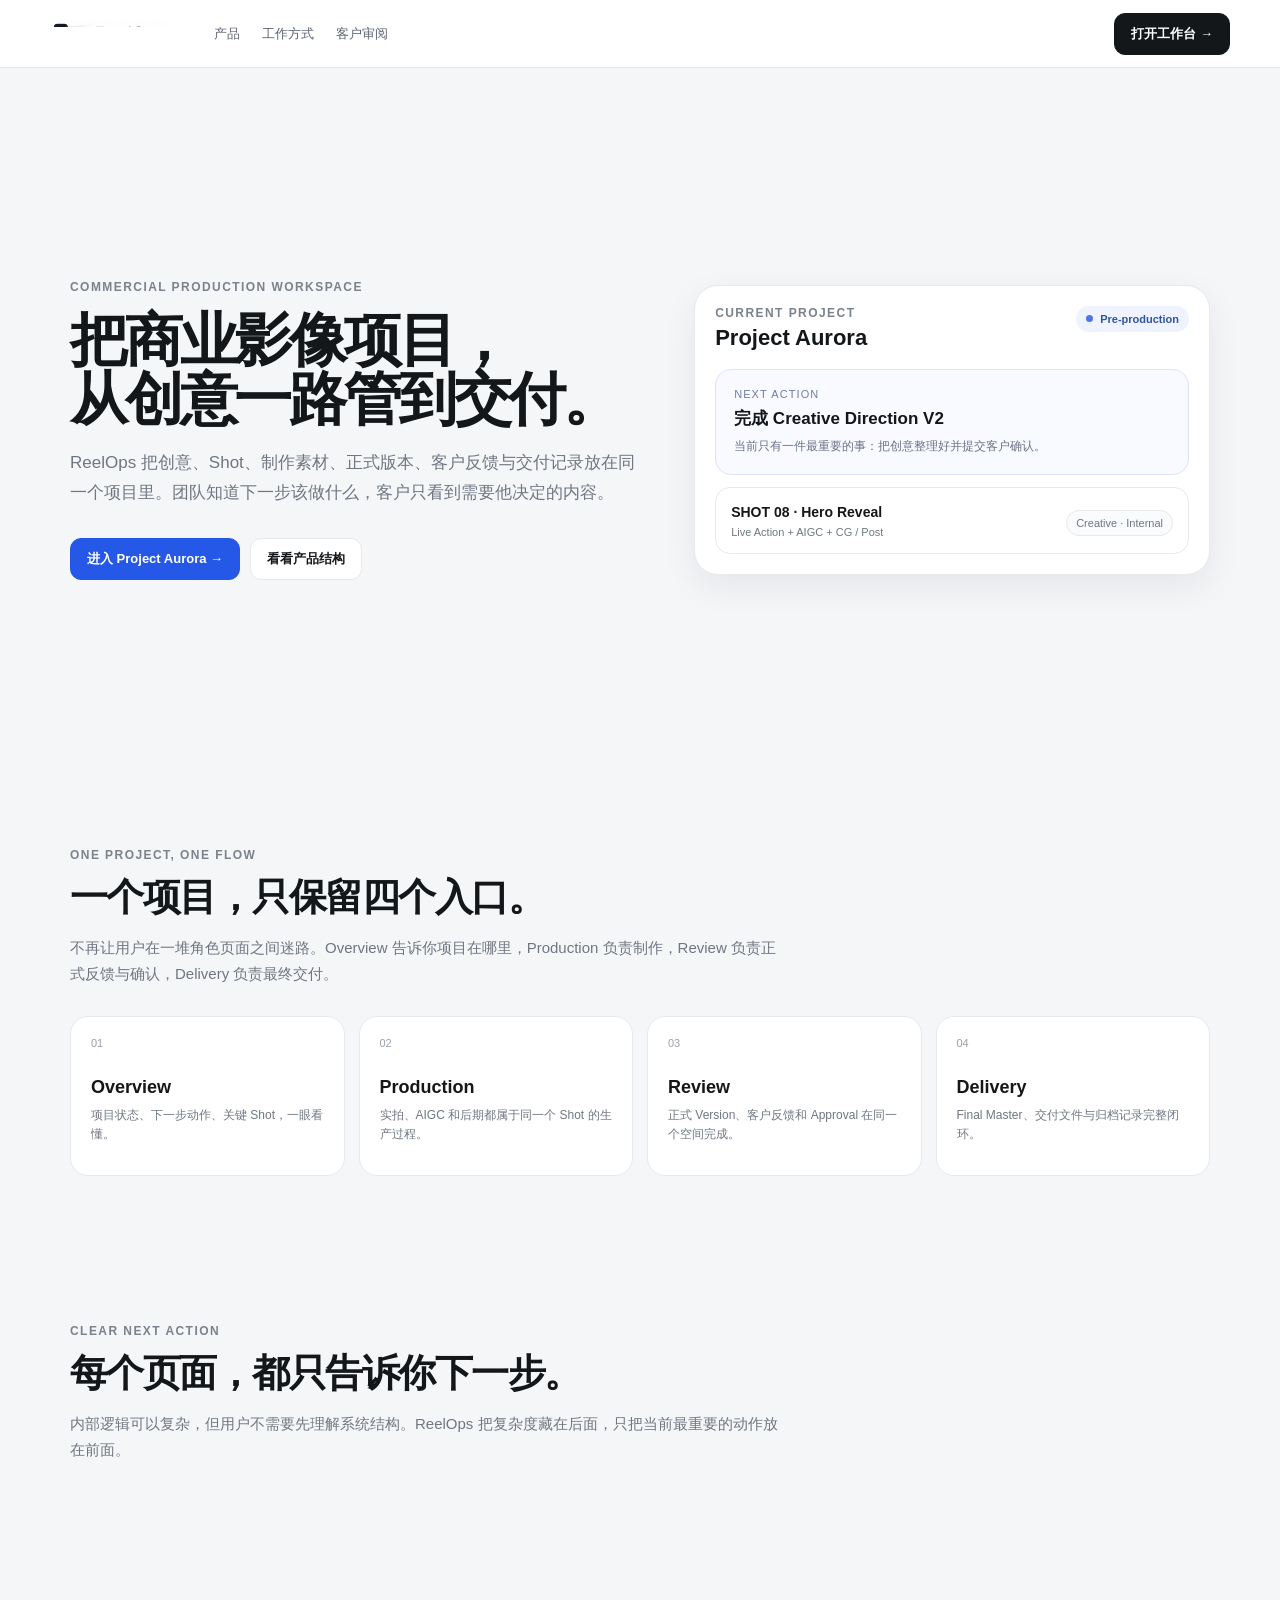
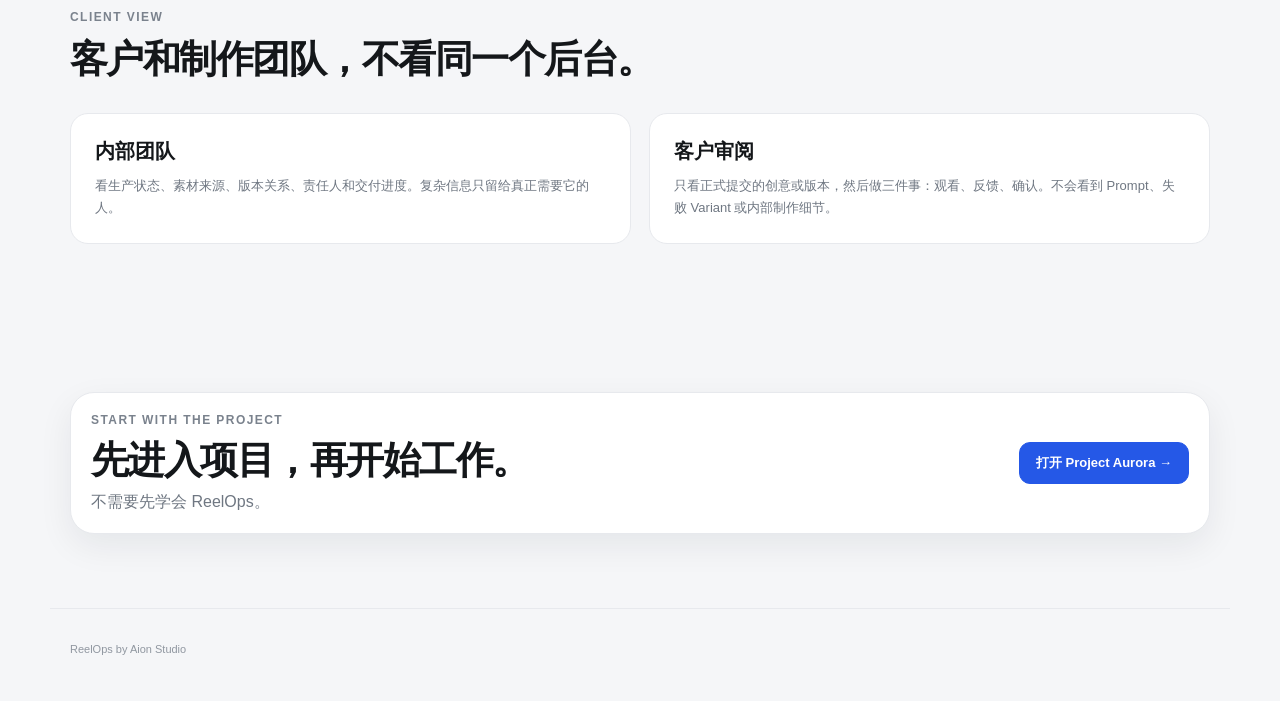
<file: index.html>
<!doctype html><html lang="zh-CN"><head><meta charset="utf-8"><meta name="viewport" content="width=device-width,initial-scale=1"><meta name="description" content="ReelOps — 商业影像项目从创意到交付的一体化工作台"><title>ReelOps — 商业影像生产工作台</title><link rel="stylesheet" href="product-v1.css"></head><body>
<header class="pv1-top"><div class="inner"><a href="#top"><img class="pv1-logo" src="assets/reelops-logo-crop.png" alt="ReelOps"></a><nav class="pv1-links"><a href="#product">产品</a><a href="#workflow">工作方式</a><a href="#client">客户审阅</a></nav><div class="pv1-spacer"></div><a class="pv1-btn primary" href="studio.html">打开工作台 →</a></div></header>
<main id="top">
  <section class="pv1-home"><div class="pv1-hero"><div><div class="pv1-kicker">Commercial Production Workspace</div><h1>把商业影像项目，<br>从创意一路管到交付。</h1><p>ReelOps 把创意、Shot、制作素材、正式版本、客户反馈与交付记录放在同一个项目里。团队知道下一步该做什么，客户只看到需要他决定的内容。</p><div class="pv1-actions"><a class="pv1-btn blue" href="studio.html">进入 Project Aurora →</a><a class="pv1-btn" href="#product">看看产品结构</a></div></div><div class="pv1-preview"><div class="pv1-preview-head"><div><div class="pv1-kicker">CURRENT PROJECT</div><h3>Project Aurora</h3></div><span class="pv1-status">Pre-production</span></div><div class="pv1-next"><div class="label">Next action</div><b>完成 Creative Direction V2</b><p>当前只有一件最重要的事：把创意整理好并提交客户确认。</p></div><div class="pv1-shot"><div><b>SHOT 08 · Hero Reveal</b><span>Live Action + AIGC + CG / Post</span></div><span class="pv1-pill">Creative · Internal</span></div></div></div></section>
  <section class="pv1-section" id="product"><div class="pv1-kicker">ONE PROJECT, ONE FLOW</div><h2>一个项目，只保留四个入口。</h2><p>不再让用户在一堆角色页面之间迷路。Overview 告诉你项目在哪里，Production 负责制作，Review 负责正式反馈与确认，Delivery 负责最终交付。</p><div class="pv1-four"><div class="pv1-card"><div class="n">01</div><h3>Overview</h3><p>项目状态、下一步动作、关键 Shot，一眼看懂。</p></div><div class="pv1-card"><div class="n">02</div><h3>Production</h3><p>实拍、AIGC 和后期都属于同一个 Shot 的生产过程。</p></div><div class="pv1-card"><div class="n">03</div><h3>Review</h3><p>正式 Version、客户反馈和 Approval 在同一个空间完成。</p></div><div class="pv1-card"><div class="n">04</div><h3>Delivery</h3><p>Final Master、交付文件与归档记录完整闭环。</p></div></div></section>
  <section class="pv1-section" id="workflow"><div class="pv1-kicker">CLEAR NEXT ACTION</div><h2>每个页面，都只告诉你下一步。</h2><p>内部逻辑可以复杂，但用户不需要先理解系统结构。ReelOps 把复杂度藏在后面，只把当前最重要的动作放在前面。</p></section>
  <section class="pv1-section" id="client"><div class="pv1-kicker">CLIENT VIEW</div><h2>客户和制作团队，不看同一个后台。</h2><div class="pv1-split"><div class="pv1-pane"><h3>内部团队</h3><p>看生产状态、素材来源、版本关系、责任人和交付进度。复杂信息只留给真正需要它的人。</p></div><div class="pv1-pane"><h3>客户审阅</h3><p>只看正式提交的创意或版本，然后做三件事：观看、反馈、确认。不会看到 Prompt、失败 Variant 或内部制作细节。</p></div></div></section>
  <section class="pv1-section"><div class="pv1-preview" style="display:flex;align-items:center;justify-content:space-between;gap:24px;flex-wrap:wrap"><div><div class="pv1-kicker">START WITH THE PROJECT</div><h2 style="margin:8px 0 6px">先进入项目，再开始工作。</h2><p style="margin:0;color:var(--muted)">不需要先学会 ReelOps。</p></div><a class="pv1-btn blue" href="studio.html">打开 Project Aurora →</a></div></section>
</main><footer class="pv1-footer">ReelOps by Aion Studio</footer></body></html>
</file>
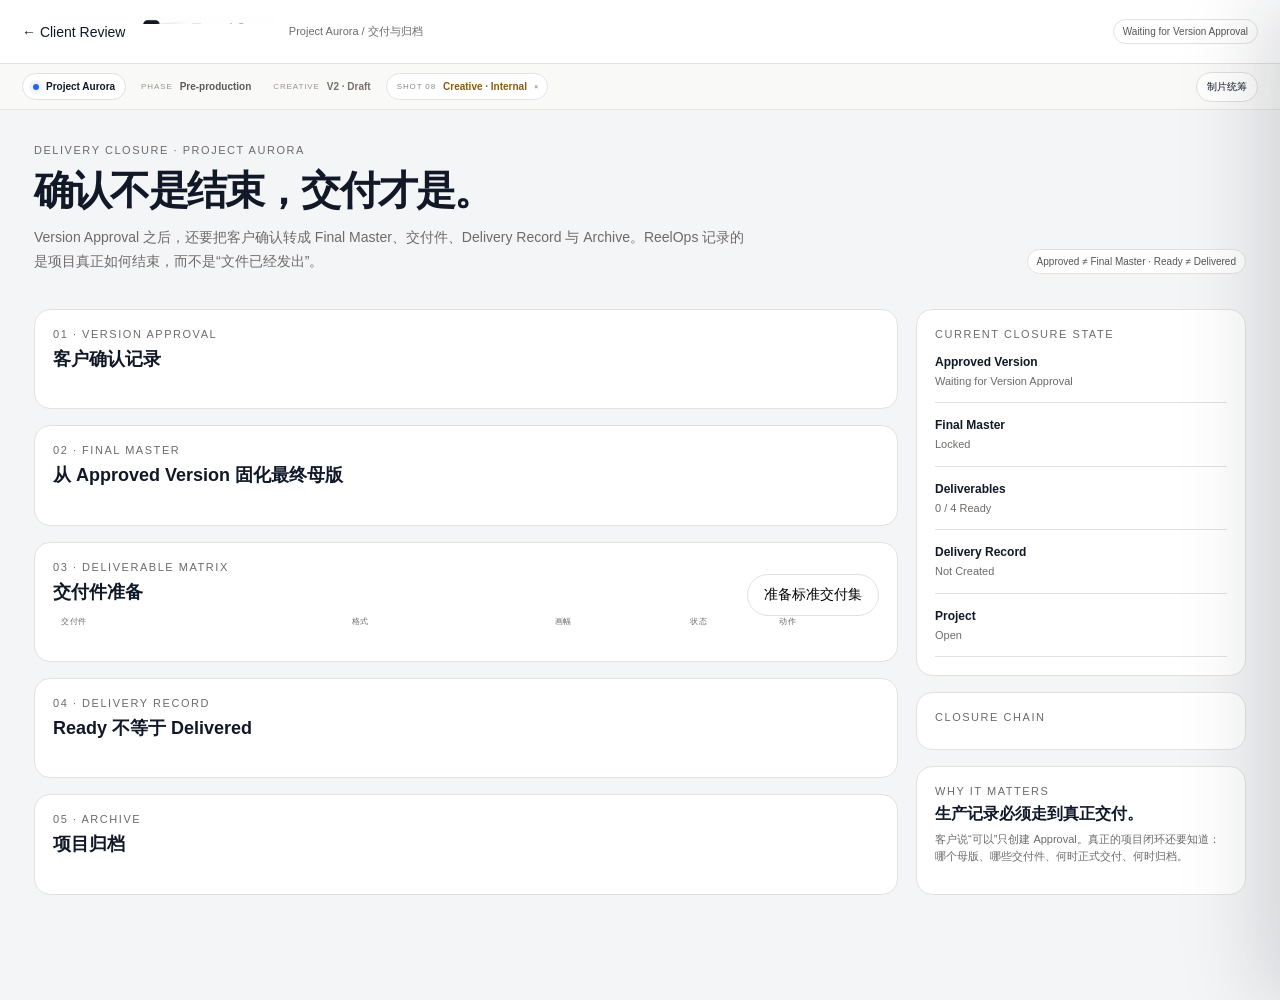
<file: delivery.html>
<!doctype html><html lang="zh-CN"><head><meta charset="utf-8"><meta name="viewport" content="width=device-width,initial-scale=1"><title>ReelOps · 交付与归档</title><link rel="stylesheet" href="styles.css"><link rel="stylesheet" href="flow.css"><script src="state.js"></script><script defer src="workflow.js"></script><style>
.deliveryPage{background:#f4f5f6}.deliveryShell{max-width:1280px;margin:0 auto;padding:34px 34px 105px}.deliveryHero{display:flex;justify-content:space-between;align-items:end;gap:22px;margin-bottom:18px}.deliveryHero h1{font-size:40px;letter-spacing:-.045em;margin:7px 0 8px}.deliveryHero p{max-width:720px;color:var(--muted);line-height:1.7;margin:0}.deliveryRail{display:grid;grid-template-columns:repeat(5,1fr);gap:8px;margin:17px 0}.railStep{border:1px solid var(--line);border-radius:13px;padding:12px;background:#fff;min-height:92px;position:relative}.railStep:after{content:'→';position:absolute;right:-9px;top:42%;color:#aaa}.railStep:last-child:after{display:none}.railStep .n{font-size:9px;color:#999}.railStep b{display:block;font-size:11px;margin-top:7px}.railStep span{display:block;font-size:9px;color:var(--muted);line-height:1.45;margin-top:4px}.railStep.done{background:var(--green2);border-color:#c8e7d4}.railStep.current{background:var(--blue2);border-color:#cbdcff}.railStep.locked{opacity:.45}.deliveryGrid{display:grid;grid-template-columns:minmax(0,1fr) 330px;gap:18px}.stack{display:grid;gap:16px}.deliveryPanel{border:1px solid var(--line);background:#fff;border-radius:16px;padding:18px}.approvalRecord{display:grid;grid-template-columns:1.4fr .6fr;gap:10px}.recordCard,.recordField{border:1px solid var(--line);border-radius:12px;padding:12px;background:#fbfbfa}.recordCard .k,.recordField small{display:block;font-size:8px;letter-spacing:.1em;color:var(--muted)}.recordCard strong,.recordField b{display:block;font-size:12px;margin-top:6px}.recordCard span{display:block;font-size:9px;color:var(--muted);line-height:1.5;margin-top:5px}.lockedNotice{border:1px solid #eadcc7;background:#fffaf2;border-radius:13px;padding:14px}.lockedNotice b{font-size:12px}.lockedNotice p{font-size:10px;color:var(--muted);line-height:1.55;margin:6px 0 0}.masterCard{display:grid;grid-template-columns:minmax(0,1fr) 230px;gap:16px;align-items:center}.masterPreview{aspect-ratio:16/9;border-radius:12px;background:#e9ecef;background-size:cover;background-position:center}.masterMeta{display:flex;gap:6px;flex-wrap:wrap;margin-top:10px}.masterMeta span{font-size:8px;border:1px solid var(--line);border-radius:999px;padding:6px 8px;background:#fff}.matrixHead,.matrixLine{display:grid;grid-template-columns:1.45fr 1fr .65fr 80px 92px;gap:9px;align-items:center}.matrixHead{padding:0 8px 8px;font-size:8px;letter-spacing:.08em;color:var(--muted)}.matrixLine{padding:11px 8px;border-top:1px solid var(--line);font-size:10px}.matrixLine b{font-size:10px}.matrixLine .status{font-size:9px}.status.ready{color:#17613e}.status.pending{color:#8a5a15}.rowBtn{border:1px solid var(--line);background:#fff;border-radius:999px;padding:7px 8px;font-size:9px;cursor:pointer}.rowBtn:disabled{opacity:.45;cursor:not-allowed}.deliveryRecord{border:1px solid var(--line);border-radius:13px;padding:14px;background:#fbfbfa}.recordGrid{display:grid;grid-template-columns:repeat(4,1fr);gap:8px;margin-top:10px}.finalState{border:1px solid #c8e7d4;background:var(--green2);border-radius:14px;padding:15px}.finalState b{font-size:13px}.finalState p{font-size:10px;color:#52705f;line-height:1.55;margin:6px 0 0}.sideStep{display:grid;grid-template-columns:12px 1fr;gap:8px;padding:9px 0;border-bottom:1px solid var(--line)}.sideStep:last-child{border-bottom:0}.sideDot{width:7px;height:7px;border-radius:50%;background:#d0cbc6;margin-top:4px}.sideStep.done .sideDot{background:#17824f}.sideStep.current .sideDot{background:#2563eb;box-shadow:0 0 0 4px rgba(37,99,235,.08)}.sideStep b{font-size:10px}.sideStep div span{display:block;font-size:8px;color:var(--muted);margin-top:3px}.closureWhy{margin-top:12px;padding-top:12px;border-top:1px solid var(--line)}.closureWhy b{display:block;font-size:11px}.closureWhy span{display:block;font-size:9px;color:var(--muted);line-height:1.55;margin-top:5px}@media(max-width:900px){.deliveryHero{display:block}.deliveryRail{grid-template-columns:1fr 1fr}.railStep:after{display:none}.deliveryGrid{grid-template-columns:1fr}.masterCard,.approvalRecord{grid-template-columns:1fr}.recordGrid{grid-template-columns:1fr 1fr}.matrixHead{display:none}.matrixLine{grid-template-columns:1fr 1fr}.matrixLine>*:nth-child(3),.matrixLine>*:nth-child(4){display:none}}
</style></head><body class="appBody deliveryPage">
<header class="appTop"><a href="review.html?stage=versions">← Client Review</a><a href="index.html"><img class="logo-img" src="assets/reelops-logo-crop.png" alt="ReelOps"></a><span class="crumb">Project Aurora / 交付与归档</span><div class="right"><span class="pill" id="deliveryBadge">Waiting for Version Approval</span></div></header>
<main class="deliveryShell"><section class="deliveryHero"><div><div class="eyebrow">DELIVERY CLOSURE · PROJECT AURORA</div><h1>确认不是结束，交付才是。</h1><p>Version Approval 之后，还要把客户确认转成 Final Master、交付件、Delivery Record 与 Archive。ReelOps 记录的是项目真正如何结束，而不是“文件已经发出”。</p></div><span class="pill">Approved ≠ Final Master · Ready ≠ Delivered</span></section>
<div class="deliveryRail" id="deliveryRail"></div>
<div class="deliveryGrid"><div class="stack">
<section class="deliveryPanel"><div class="eyebrow">01 · VERSION APPROVAL</div><h2 style="font-size:18px;margin:7px 0 12px">客户确认记录</h2><div id="approvalArea"></div></section>
<section class="deliveryPanel"><div class="eyebrow">02 · FINAL MASTER</div><h2 style="font-size:18px;margin:7px 0 12px">从 Approved Version 固化最终母版</h2><div id="masterArea"></div></section>
<section class="deliveryPanel"><div class="eyebrow">03 · DELIVERABLE MATRIX</div><div style="display:flex;justify-content:space-between;gap:12px;align-items:end"><h2 style="font-size:18px;margin:7px 0 12px">交付件准备</h2><button class="btn" id="standardSet">准备标准交付集</button></div><div class="matrixHead"><span>交付件</span><span>格式</span><span>画幅</span><span>状态</span><span>动作</span></div><div id="matrixBody"></div></section>
<section class="deliveryPanel"><div class="eyebrow">04 · DELIVERY RECORD</div><h2 style="font-size:18px;margin:7px 0 12px">Ready 不等于 Delivered</h2><div id="recordArea"></div></section>
<section class="deliveryPanel"><div class="eyebrow">05 · ARCHIVE</div><h2 style="font-size:18px;margin:7px 0 12px">项目归档</h2><div id="archiveArea"></div></section>
</div><aside class="stack"><section class="deliveryPanel"><div class="eyebrow">CURRENT CLOSURE STATE</div><div class="stateBlock"><b>Approved Version</b><span id="versionState">Waiting for Version Approval</span></div><div class="stateBlock"><b>Final Master</b><span id="masterState">Locked</span></div><div class="stateBlock"><b>Deliverables</b><span id="deliverableState">0 / 4 Ready</span></div><div class="stateBlock"><b>Delivery Record</b><span id="recordState">Not Created</span></div><div class="stateBlock"><b>Project</b><span id="projectState">Open</span></div></section>
<section class="deliveryPanel"><div class="eyebrow">CLOSURE CHAIN</div><div id="closureSteps" style="margin-top:8px"></div></section>
<section class="deliveryPanel"><div class="eyebrow">WHY IT MATTERS</div><h3 style="font-size:16px;margin:7px 0 6px">生产记录必须走到真正交付。</h3><p class="small">客户说“可以”只创建 Approval。真正的项目闭环还要知道：哪个母版、哪些交付件、何时正式交付、何时归档。</p></section></aside></div></main><div class="toast" id="toast"></div>
<script>
const $=s=>document.querySelector(s),state=()=>ReelOpsState.get();
const deliverables=[{name:'30s · 16:9 Master',format:'ProRes 422 HQ',ratio:'16:9'},{name:'30s · Web',format:'H.264',ratio:'16:9'},{name:'15s · Social',format:'H.264',ratio:'9:16'},{name:'6s · Cutdown',format:'H.264',ratio:'1:1'}];
function toast(t){const e=$('#toast');if(!e)return;e.textContent=t;e.classList.add('show');setTimeout(()=>e.classList.remove('show'),1600)}
function fmt(v){if(!v)return '—';try{return new Date(v).toLocaleString('zh-CN',{month:'2-digit',day:'2-digit',hour:'2-digit',minute:'2-digit'})}catch(e){return 'Recorded'}}
function render(){const s=state(),v=s.approval?(s.approvedVersion||'V4'):null,items=s.deliveryItems||[false,false,false,false],ready=items.filter(Boolean).length;
 $('#deliveryBadge').textContent=ReelOpsState.deliveryLabel(s);$('#versionState').textContent=v?`SHOT 08 · ${v} · Approved`:'Waiting for Version Approval';$('#masterState').textContent=s.finalMasterReady?'Ready':s.approval?'Pending':'Locked';$('#deliverableState').textContent=ready+' / 4 Ready';$('#recordState').textContent=s.deliveryRecord?'Complete':'Not Created';$('#projectState').textContent=s.archiveRecord?'Archived':s.deliveryRecord?'Delivered':'Open';
 const rails=[['Version Approval',!!s.approval,!s.approval,'客户确认正式 Version'],['Final Master',!!s.finalMasterReady,!!s.approval&&!s.finalMasterReady,`${v||'Approved Version'} → Master`],['Deliverables',ready===4,!!s.finalMasterReady&&ready<4,'交付矩阵'],['Delivery Record',!!s.deliveryRecord,ready===4&&!s.deliveryRecord,'完成客户交付'],['Archive',!!s.archiveRecord,!!s.deliveryRecord&&!s.archiveRecord,'闭合项目记录']];$('#deliveryRail').innerHTML=rails.map((x,i)=>`<div class="railStep ${x[1]?'done':x[2]?'current':'locked'}"><div class="n">0${i+1}</div><b>${x[0]}</b><span>${x[3]}</span></div>`).join('');
 $('#approvalArea').innerHTML=s.approval?`<div class="approvalRecord"><div class="recordCard"><div class="k">VERSION APPROVAL RECORD</div><strong>SHOT 08 · ${v} · Approved</strong><span>客户对正式提交的 ${v} 完成确认。Approval 是独立记录，不覆盖 Version 对象。</span></div><div class="recordCard"><div class="k">RECORDED</div><strong>${fmt(s.approvalAt)}</strong><span>Source · Client Review Space</span></div></div>`:`<div class="lockedNotice"><b>还不能进入最终交付。</b><p>必须先由客户在 Client Review Space 对正式 Version 完成确认，才能创建 Final Master。</p><a class="btn" href="review.html?stage=versions" style="margin-top:10px">返回成片审阅 →</a></div>`;
 const masterName=`AURORA_SH08_${v||'APPROVED'}_MASTER`,previewImage=v?`url('assets/${v==='V3'?'shot08-v3.svg':'shot08-v4.svg'}')`:'none';$('#masterArea').innerHTML=s.finalMasterReady?`<div class="masterCard"><div><div class="eyebrow">FINAL MASTER · READY</div><h3 style="font-size:18px;margin:7px 0 5px">${masterName}</h3><p class="small">Source Version · ${v} Approved · SHOT 08 Hero Reveal</p><div class="masterMeta"><span>Approved source</span><span>Master record</span><span>Locked lineage</span></div></div><div class="masterPreview" style="background-image:${previewImage}"></div></div>`:`<div class="masterCard"><div><div class="eyebrow">FINAL MASTER · PENDING</div><h3 style="font-size:18px;margin:7px 0 5px">把 Approved Version 固化为最终母版。</h3><p class="small">Final Master 是交付件的统一来源，不等于客户刚确认的审阅文件。</p><button class="btn blue" id="createMaster" style="margin-top:10px" ${s.approval?'':'disabled'}>生成 Final Master →</button></div><div class="masterPreview" style="opacity:.45;background-image:${previewImage}"></div></div>`;
 $('#matrixBody').innerHTML=deliverables.map((d,i)=>`<div class="matrixLine"><b>${d.name}</b><span>${d.format}</span><span>${d.ratio}</span><span class="status ${items[i]?'ready':'pending'}">${items[i]?'Ready':'Pending'}</span><button class="rowBtn" data-item="${i}" ${!s.finalMasterReady||items[i]?'disabled':''}>${items[i]?'Ready ✓':'标记 Ready'}</button></div>`).join('');$('#standardSet').disabled=!s.finalMasterReady||ready>=3;
 $('#recordArea').innerHTML=s.deliveryRecord?`<div class="deliveryRecord"><div class="eyebrow">DELIVERY RECORD · COMPLETE</div><div class="recordGrid"><div class="recordField"><small>RECORD ID</small><b>DLV-AURORA-001</b></div><div class="recordField"><small>STATUS</small><b>Delivered</b></div><div class="recordField"><small>SOURCE</small><b>${v} Approved → Final Master</b></div><div class="recordField"><small>RECORDED</small><b>${fmt(s.deliveryRecordAt)}</b></div></div><p class="small" style="margin:11px 0 0">4 个交付件已经形成正式交付记录。此记录与 Version Approval 分开保存。</p></div>`:`<div class="deliveryRecord"><b style="font-size:12px">4 / 4 Ready 后才能完成客户交付。</b><p class="small" style="margin:6px 0 10px">完成交付会创建独立 Delivery Record，而不是简单把文件状态改成“已发送”。</p><button class="btn blue" id="completeDelivery" ${ready===4&&s.finalMasterReady?'':'disabled'}>完成客户交付并创建记录 →</button></div>`;
 $('#archiveArea').innerHTML=s.archiveRecord?`<div class="finalState"><b>Project Aurora 已归档 ✓</b><p>Creative Direction、SHOT 08、Assets、Versions、Approvals、Final Master 与 Delivery Record 已形成一条完整项目记录。</p><div class="recordGrid"><div class="recordField"><small>ARCHIVE ID</small><b>ARC-AURORA-001</b></div><div class="recordField"><small>ARCHIVED</small><b>${fmt(s.archiveAt)}</b></div></div></div>`:`<div class="deliveryRecord"><b style="font-size:12px">项目归档是最后一个状态。</b><p class="small" style="margin:6px 0 10px">只有 Delivery Record 完成后才能归档。Archive 保留生产对象之间的完整关系。</p><button class="btn" id="archiveProject" ${s.deliveryRecord?'':'disabled'}>归档 Project Aurora →</button></div>`;
 const closure=[['Version Approval',!!s.approval],['Final Master',!!s.finalMasterReady],['4 Deliverables Ready',ready===4],['Delivery Record',!!s.deliveryRecord],['Archive Record',!!s.archiveRecord]];let firstOpen=closure.findIndex(x=>!x[1]);$('#closureSteps').innerHTML=closure.map((x,i)=>`<div class="sideStep ${x[1]?'done':i===firstOpen?'current':''}"><span class="sideDot"></span><div><b>${x[0]}</b><span>${x[1]?'已记录':'待完成'}</span></div></div>`).join('');bind();
}
function bind(){$('#createMaster')?.addEventListener('click',()=>{const s=state();if(!s.approval)return;ReelOpsState.set({finalMasterReady:true});toast(`Final Master 已从 ${s.approvedVersion||'Approved Version'} 创建`)});document.querySelectorAll('[data-item]').forEach(b=>b.addEventListener('click',()=>{const i=Number(b.dataset.item),items=[...(state().deliveryItems||[false,false,false,false])];items[i]=true;ReelOpsState.set({deliveryItems:items});toast(deliverables[i].name+' 已标记 Ready')}));$('#standardSet')?.addEventListener('click',()=>{const items=[...(state().deliveryItems||[false,false,false,false])];items[0]=items[1]=items[2]=true;ReelOpsState.set({deliveryItems:items});toast('标准交付集已准备：3 / 4 Ready')});$('#completeDelivery')?.addEventListener('click',()=>{ReelOpsState.set({deliveryRecord:true,deliveryRecordAt:new Date().toISOString()});toast('Delivery Record DLV-AURORA-001 已创建')});$('#archiveProject')?.addEventListener('click',()=>{ReelOpsState.set({archiveRecord:true,archiveAt:new Date().toISOString()});toast('Project Aurora 已归档')})}
render();window.addEventListener('reelops:state',()=>setTimeout(render,0));
</script></body></html>
</file>
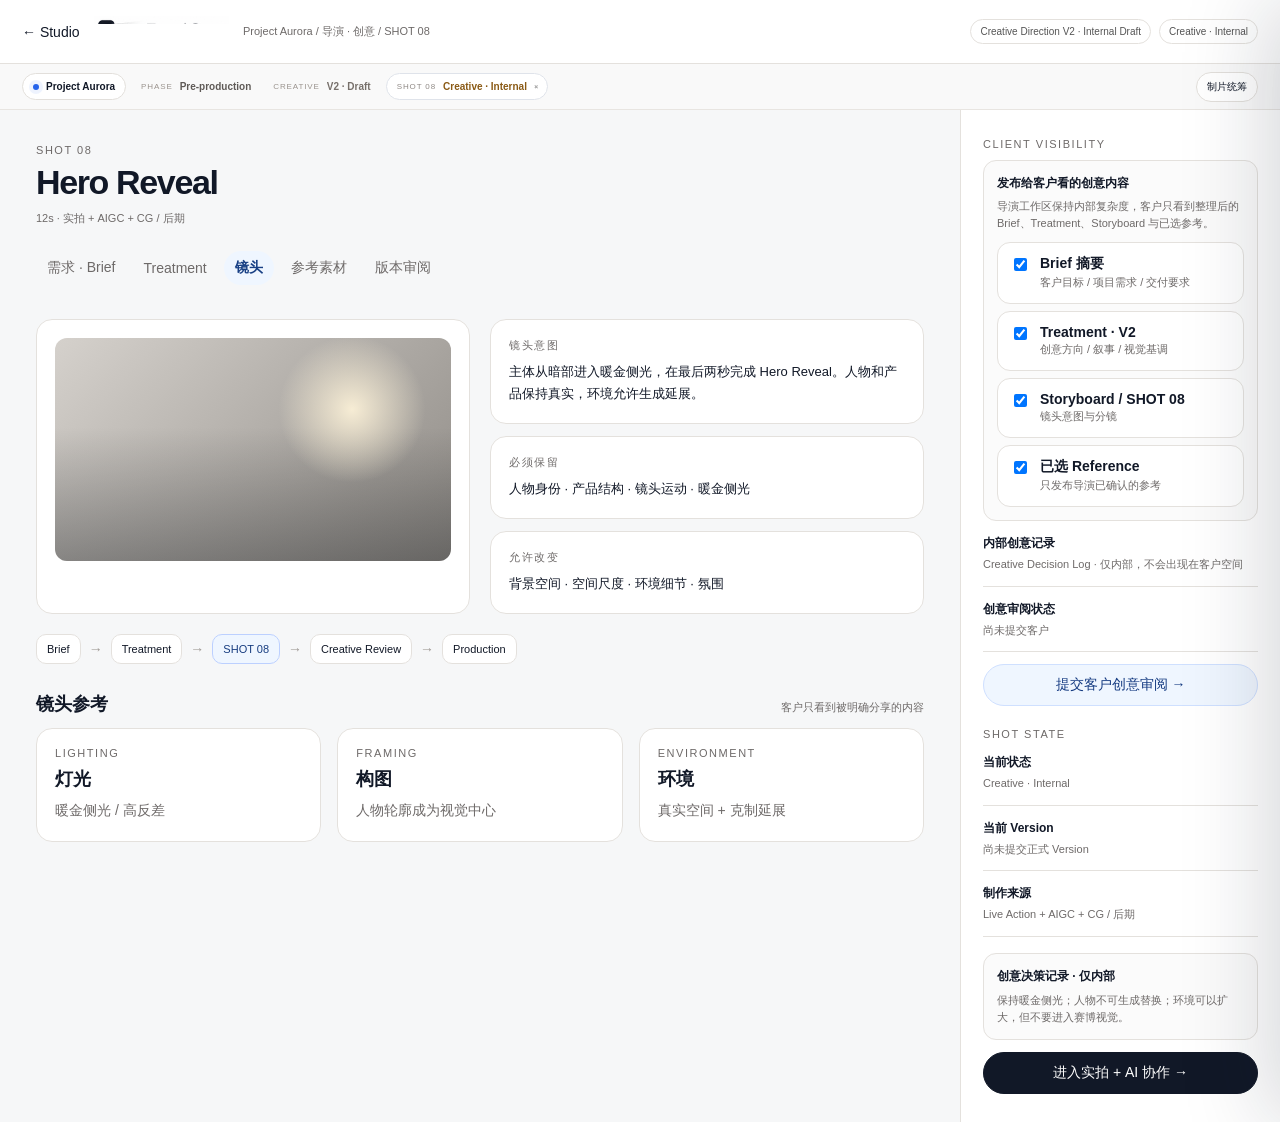
<file: director.html>
<!doctype html><html lang="zh-CN"><head><meta charset="utf-8"><meta name="viewport" content="width=device-width,initial-scale=1"><title>ReelOps · 导演 / 创意</title><link rel="stylesheet" href="styles.css"><link rel="stylesheet" href="flow.css"><script src="state.js"></script><script defer src="workflow.js"></script></head><body class="appBody directorPage">
<header class="appTop"><a href="studio.html">← Studio</a><a href="index.html"><img class="logo-img" src="assets/reelops-logo-crop.png" alt="ReelOps"></a><span class="crumb">Project Aurora / 导演 · 创意 / SHOT 08</span><div class="right"><span class="pill" id="creativeTop">Creative Direction V2 · Internal Draft</span><span class="pill" id="topState">Creative · Internal</span></div></header>
<div class="appShell"><main class="appMain"><div class="eyebrow">SHOT 08</div><h1 class="appTitle">Hero Reveal</h1><div class="small">12s · 实拍 + AIGC + CG / 后期</div><nav class="subnav"><button>需求 · Brief</button><button>Treatment</button><button class="active">镜头</button><button>参考素材</button><button>版本审阅</button></nav>
<div class="infoGrid"><div class="panel"><div class="mediaWide"></div></div><div style="display:grid;gap:12px"><div class="panel"><div class="eyebrow">镜头意图</div><p style="font-size:13px;line-height:1.7;margin:8px 0 0">主体从暗部进入暖金侧光，在最后两秒完成 Hero Reveal。人物和产品保持真实，环境允许生成延展。</p></div><div class="panel"><div class="eyebrow">必须保留</div><p style="font-size:13px;line-height:1.7;margin:8px 0 0">人物身份 · 产品结构 · 镜头运动 · 暖金侧光</p></div><div class="panel"><div class="eyebrow">允许改变</div><p style="font-size:13px;line-height:1.7;margin:8px 0 0">背景空间 · 空间尺度 · 环境细节 · 氛围</p></div></div></div>
<div class="chain"><span class="node">Brief</span><span class="arrow">→</span><span class="node">Treatment</span><span class="arrow">→</span><span class="node current">SHOT 08</span><span class="arrow">→</span><span class="node">Creative Review</span><span class="arrow">→</span><span class="node">Production</span></div>
<section style="margin-top:28px"><div style="display:flex;justify-content:space-between;gap:12px;align-items:end"><h2 style="font-size:18px;margin:0">镜头参考</h2><span class="small">客户只看到被明确分享的内容</span></div><div class="three" style="margin-top:12px"><div class="sourceCard"><div class="eyebrow">LIGHTING</div><h3>灯光</h3><p>暖金侧光 / 高反差</p></div><div class="sourceCard"><div class="eyebrow">FRAMING</div><h3>构图</h3><p>人物轮廓成为视觉中心</p></div><div class="sourceCard"><div class="eyebrow">ENVIRONMENT</div><h3>环境</h3><p>真实空间 + 克制延展</p></div></div></section>
<section id="directorVersionFeedback" style="margin-top:28px;display:none"><div style="display:flex;justify-content:space-between;gap:12px;align-items:end"><h2 style="font-size:18px;margin:0">V3 客户反馈</h2><span class="small">只有客户正式提出修改后才出现</span></div><div style="margin-top:12px"><div class="feedbackItem"><b>00:12</b><div>主体提前一点进入。</div><div class="small">客户 · Open</div></div><div class="feedbackItem"><b>00:18</b><div>背景层次再弱一点。</div><div class="small">客户 · Open</div></div><div class="feedbackItem"><b>00:24</b><div>最后停留多 1 秒。</div><div class="small">客户 · Open</div></div></div></section>
</main><aside class="sidePanel"><div class="eyebrow">CLIENT VISIBILITY</div><div class="notice" style="margin-top:10px"><b style="font-size:12px">发布给客户看的创意内容</b><p class="small" style="margin:6px 0 10px">导演工作区保持内部复杂度，客户只看到整理后的 Brief、Treatment、Storyboard 与已选参考。</p><label class="checkCard" style="margin-bottom:7px"><input class="shareToggle" data-key="brief" type="checkbox"><span><b>Brief 摘要</b><br><span class="small">客户目标 / 项目需求 / 交付要求</span></span></label><label class="checkCard" style="margin-bottom:7px"><input class="shareToggle" data-key="treatment" type="checkbox"><span><b>Treatment · V2</b><br><span class="small">创意方向 / 叙事 / 视觉基调</span></span></label><label class="checkCard" style="margin-bottom:7px"><input class="shareToggle" data-key="storyboard" type="checkbox"><span><b>Storyboard / SHOT 08</b><br><span class="small">镜头意图与分镜</span></span></label><label class="checkCard"><input class="shareToggle" data-key="reference" type="checkbox"><span><b>已选 Reference</b><br><span class="small">只发布导演已确认的参考</span></span></label></div>
<div class="stateBlock"><b>内部创意记录</b><span>Creative Decision Log · 仅内部，不会出现在客户空间</span></div><div class="stateBlock"><b>创意审阅状态</b><span id="creativeState">尚未提交客户</span></div><button class="btn blue" id="submitCreative" style="width:100%;margin-top:12px">提交客户创意审阅 →</button><a class="btn" id="openClient" href="review.html?stage=creative" style="width:100%;margin-top:8px;display:none">打开客户创意视图 ↗</a>
<div class="eyebrow" style="margin-top:22px">SHOT STATE</div><div class="stateBlock"><b>当前状态</b><span id="shotStatus">Creative / Pre-production</span></div><div class="stateBlock"><b>当前 Version</b><span id="versionStatus">尚未提交正式 Version</span></div><div class="stateBlock"><b>制作来源</b><span>Live Action + AIGC + CG / 后期</span></div><div class="notice" style="margin-top:16px"><b style="font-size:12px">创意决策记录 · 仅内部</b><p class="small" style="margin:7px 0 0">保持暖金侧光；人物不可生成替换；环境可以扩大，但不要进入赛博视觉。</p></div><a class="btn primary" href="live-action.html" style="width:100%;margin-top:12px">进入实拍 + AI 协作 →</a></aside></div><div class="toast" id="toast"></div>
<script>
const $=s=>document.querySelector(s);
function toast(t){const e=$('#toast');e.textContent=t;e.classList.add('show');setTimeout(()=>e.classList.remove('show'),1500)}
function renderAll(){
  const s=ReelOpsState.get();
  $('#creativeTop').textContent=ReelOpsState.creativeLabel(s);
  $('#creativeState').textContent=s.creativeApproval?'客户已确认创意方向':s.creativeChangesRequested?'客户要求修改':s.creativeSubmitted?'客户审阅中':'尚未提交客户';
  $('#openClient').style.display=s.creativeSubmitted||s.creativeApproval||s.creativeChangesRequested?'inline-flex':'none';
  $('#submitCreative').textContent=s.creativeChangesRequested?'重新提交客户创意审阅 →':s.creativeSubmitted&&!s.creativeApproval?'已提交 · 打开客户审阅 →':s.creativeApproval?'发布更新后的创意方向 →':'提交客户创意审阅 →';
  document.querySelectorAll('.shareToggle').forEach(i=>i.checked=!!s.creativeShared[i.dataset.key]);
  const shotLabel=ReelOpsState.shotLabel(s);$('#topState').textContent=shotLabel;$('#shotStatus').textContent=shotLabel;
  let version='尚未提交正式 Version';
  if(s.approval)version=(s.approvedVersion||'V4')+' · Approved';
  else if(s.v4ChangesRequested)version='V4 · Changes Requested';
  else if(s.v4Submitted)version='V4 · In Review';
  else if(s.v4Draft)version='V4 Draft · Internal';
  else if(s.v3ChangesRequested)version='V3 · Changes Requested';
  else if(s.v3Submitted)version='V3 · In Review';
  $('#versionStatus').textContent=version;
  const feedbackVisible=!!(s.v3ChangesRequested||s.v4Draft||s.v4Submitted||s.approval&&s.approvedVersion==='V4');
  $('#directorVersionFeedback').style.display=feedbackVisible?'block':'none';
  document.querySelectorAll('#directorVersionFeedback .feedbackItem').forEach((row,i)=>{const done=!!(s.feedbackResolvedItems||[])[i]||s.approval&&s.approvedVersion==='V4';const small=row.querySelector('.small');if(small)small.textContent=done?'客户 · Resolved':'客户 · Open';row.style.opacity=done?'.65':'1';});
}
document.querySelectorAll('.shareToggle').forEach(i=>i.onchange=()=>{const s=ReelOpsState.get(), next={...s.creativeShared,[i.dataset.key]:i.checked};ReelOpsState.set({creativeShared:next});toast(i.checked?'已设为客户可见':'已改为仅内部')});
const nextCreativeVersion=v=>`V${(parseInt(String(v||'V2').replace(/\D/g,''),10)||2)+1}`;
$('#submitCreative').onclick=()=>{const s=ReelOpsState.get();if(s.creativeSubmitted&&!s.creativeApproval&&!s.creativeChangesRequested){location.href='review.html?stage=creative';return;}if(s.creativeChangesRequested||s.creativeApproval){const v=nextCreativeVersion(s.creativeVersion);ReelOpsState.set({creativeVersion:v,creativeSubmitted:true,creativeSubmittedAt:new Date().toISOString(),creativeApproval:false,creativeApprovalAt:null,creativeChangesRequested:false,newCreativeFeedback:0});renderAll();toast('Creative Direction '+v+' 已作为新版本提交客户审阅');setTimeout(()=>location.href='review.html?stage=creative',500);return;}ReelOpsState.set({creativeSubmitted:true,creativeSubmittedAt:new Date().toISOString(),creativeApproval:false,creativeApprovalAt:null,creativeChangesRequested:false,newCreativeFeedback:0});renderAll();toast('Creative Direction '+(s.creativeVersion||'V2')+' 已提交客户审阅');setTimeout(()=>location.href='review.html?stage=creative',500)};
renderAll();window.addEventListener('reelops:state',()=>setTimeout(renderAll,0));
</script></body></html>
</file>
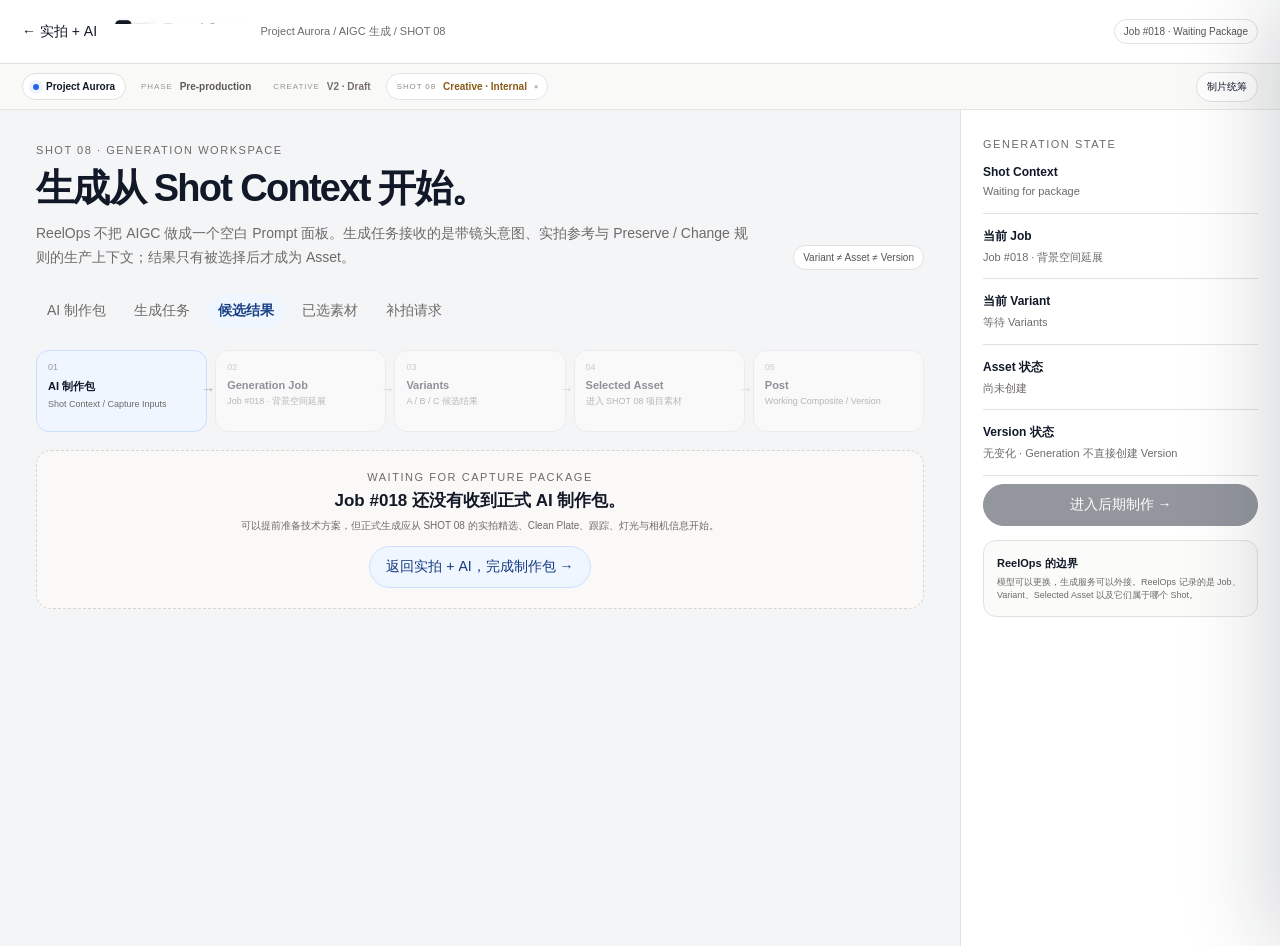
<file: generation.html>
<!doctype html><html lang="zh-CN"><head><meta charset="utf-8"><meta name="viewport" content="width=device-width,initial-scale=1"><title>ReelOps · AIGC 生成</title><link rel="stylesheet" href="styles.css"><link rel="stylesheet" href="flow.css"><script src="state.js"></script><script defer src="workflow.js"></script><style>
.generationPage{background:#f4f5f6}.generationPage .appMain{padding-top:34px}.genHero{display:flex;align-items:end;justify-content:space-between;gap:18px;margin-bottom:18px}.genHero h1{font-size:38px;letter-spacing:-.045em;margin:7px 0 8px}.genHero p{max-width:720px;line-height:1.7;margin:0;color:var(--muted)}.objectRail{display:grid;grid-template-columns:repeat(5,1fr);gap:8px;margin:18px 0}.objectStep{border:1px solid var(--line);background:#fff;border-radius:13px;padding:11px;min-height:82px;position:relative}.objectStep:after{content:'→';position:absolute;right:-9px;top:38%;color:#aaa}.objectStep:last-child:after{display:none}.objectStep .n{font-size:9px;color:#999}.objectStep b{display:block;font-size:11px;margin-top:7px}.objectStep span{display:block;font-size:9px;color:var(--muted);margin-top:4px;line-height:1.4}.objectStep.done{background:var(--green2);border-color:#c8e7d4}.objectStep.current{background:var(--blue2);border-color:#cbdcff}.objectStep.locked{opacity:.45}.packageGrid{display:grid;grid-template-columns:repeat(3,1fr);gap:9px;margin-top:12px}.packageItem{border:1px solid var(--line);border-radius:12px;padding:12px;background:#fbfbfa}.packageItem b{font-size:11px}.packageItem span{display:block;font-size:9px;color:var(--muted);margin-top:4px;line-height:1.5}.packageItem .ok{color:#17613e}.jobPanel{margin-top:18px;display:grid;grid-template-columns:minmax(0,1fr) 240px;gap:12px}.jobBrief{border:1px solid var(--line);border-radius:14px;padding:15px;background:#fff}.jobBrief h2{font-size:17px;margin:5px 0 8px}.jobBrief p{font-size:11px;color:var(--muted);line-height:1.6;margin:0}.rulePair{display:grid;grid-template-columns:1fr 1fr;gap:8px;margin-top:12px}.rule{border:1px solid var(--line);border-radius:11px;padding:10px;background:#fbfbfa}.rule b{font-size:10px}.rule span{display:block;font-size:9px;line-height:1.5;color:var(--muted);margin-top:4px}.jobStateCard{border:1px solid #cbdcff;background:var(--blue2);border-radius:14px;padding:15px}.jobStateCard b{font-size:13px}.jobStateCard span{display:block;font-size:10px;color:#52647c;line-height:1.55;margin-top:6px}.variantGrid{display:grid;grid-template-columns:repeat(3,1fr);gap:11px;margin-top:12px}.variant{padding:8px;border-radius:14px;transition:.16s;position:relative}.variant .thumb{aspect-ratio:16/10;border-radius:10px;background-image:url('assets/shot08-hero.svg');background-size:cover;background-position:center}.variant[data-v="A"] .thumb{filter:saturate(.78) brightness(.94);background-position:42% center}.variant[data-v="B"] .thumb{filter:saturate(.92) brightness(1.02)}.variant[data-v="C"] .thumb{filter:saturate(1.18) contrast(1.05);background-position:58% center}.variant .thumb:before{display:none}.variant.selected{box-shadow:0 0 0 2px rgba(37,99,235,.17);border-color:#86aaf1}.variant.locked{pointer-events:none}.variantMeta{display:flex;justify-content:space-between;gap:10px;align-items:flex-start;padding:8px 2px 2px}.variantMeta b{font-size:12px}.variantMeta span{font-size:9px;color:var(--muted)}.assetReceipt{margin-top:18px;border:1px solid #c8e7d4;background:var(--green2);border-radius:14px;padding:14px;display:none}.assetReceipt.show{display:flex;justify-content:space-between;gap:18px;align-items:center}.assetReceipt b{font-size:12px}.assetReceipt span{font-size:10px;color:#52705f}.lockedPanel{border:1px dashed #d9d4ce;background:#faf9f7;border-radius:15px;padding:20px;text-align:center;margin-top:18px}.lockedPanel h2{font-size:17px;margin:6px 0}.lockedPanel p{font-size:10px;color:var(--muted);line-height:1.6;max-width:560px;margin:0 auto 12px}.genAsideNote{border:1px solid var(--line);background:#fbfbfa;border-radius:13px;padding:13px;margin-top:14px}.genAsideNote b{font-size:11px}.genAsideNote p{font-size:9px;color:var(--muted);line-height:1.55;margin:5px 0 0}@media(max-width:900px){.objectRail{grid-template-columns:1fr 1fr}.objectStep:after{display:none}.packageGrid,.variantGrid,.rulePair{grid-template-columns:1fr}.jobPanel{grid-template-columns:1fr}.genHero{display:block}}
</style></head><body class="appBody generationPage">
<header class="appTop"><a href="live-action.html">← 实拍 + AI</a><a href="index.html"><img class="logo-img" src="assets/reelops-logo-crop.png" alt="ReelOps"></a><span class="crumb">Project Aurora / AIGC 生成 / SHOT 08</span><div class="right"><span class="pill" id="jobBadge">Job #018 · Waiting Package</span></div></header>
<div class="appShell"><main class="appMain">
<section class="genHero"><div><div class="eyebrow">SHOT 08 · GENERATION WORKSPACE</div><h1>生成从 Shot Context 开始。</h1><p>ReelOps 不把 AIGC 做成一个空白 Prompt 面板。生成任务接收的是带镜头意图、实拍参考与 Preserve / Change 规则的生产上下文；结果只有被选择后才成为 Asset。</p></div><span class="pill">Variant ≠ Asset ≠ Version</span></section>
<nav class="subnav"><button>AI 制作包</button><button>生成任务</button><button class="active">候选结果</button><button>已选素材</button><button>补拍请求</button></nav>
<div class="objectRail"><div class="objectStep" id="stepPackage"><div class="n">01</div><b>AI 制作包</b><span>Shot Context / Capture Inputs</span></div><div class="objectStep" id="stepJob"><div class="n">02</div><b>Generation Job</b><span>Job #018 · 背景空间延展</span></div><div class="objectStep" id="stepVariant"><div class="n">03</div><b>Variants</b><span>A / B / C 候选结果</span></div><div class="objectStep" id="stepAsset"><div class="n">04</div><b>Selected Asset</b><span>进入 SHOT 08 项目素材</span></div><div class="objectStep locked" id="stepPost"><div class="n">05</div><b>Post</b><span>Working Composite / Version</span></div></div>
<section id="lockedPanel" class="lockedPanel"><div class="eyebrow">WAITING FOR CAPTURE PACKAGE</div><h2>Job #018 还没有收到正式 AI 制作包。</h2><p>可以提前准备技术方案，但正式生成应从 SHOT 08 的实拍精选、Clean Plate、跟踪、灯光与相机信息开始。</p><a class="btn blue" href="live-action.html">返回实拍 + AI，完成制作包 →</a></section>
<div id="generationContent" style="display:none">
<section class="panel"><div style="display:flex;justify-content:space-between;gap:12px;align-items:end"><div><div class="eyebrow">AI 制作包 · SHOT 08</div><h2 style="font-size:17px;margin:6px 0 0">不是文件夹，是带规则的镜头交接。</h2></div><span class="pill">已接收 ✓</span></div><div class="packageGrid"><div class="packageItem"><b>A-CAM · Take 04</b><span class="ok">导演精选 · Ready</span></div><div class="packageItem"><b>Clean Plate</b><span class="ok">环境延展基底 · Ready</span></div><div class="packageItem"><b>Tracking Reference</b><span class="ok">摄影机匹配 · Ready</span></div><div class="packageItem"><b>Lighting Reference</b><span class="ok">真实主光关系 · Ready</span></div><div class="packageItem"><b>Camera / Lens Metadata</b><span class="ok">焦段 / FPS / 运动 · Ready</span></div><div class="packageItem"><b>Preserve / Change Rules</b><span class="ok">人物不可替换 · 环境可延展</span></div></div></section>
<section class="jobPanel"><div class="jobBrief"><div class="eyebrow">GENERATION BRIEF</div><h2>Job #018 · 背景空间延展</h2><p>目标是扩大真实空间尺度并保持克制的暖金氛围。人物、产品、摄影机透视和主光方向必须与实拍一致；生成只处理允许改变的环境范围。</p><div class="rulePair"><div class="rule"><b>PRESERVE</b><span>人物身份 / 产品结构 / 镜头运动 / 暖金侧光</span></div><div class="rule"><b>CHANGE</b><span>背景空间 / 环境细节 / 尺度 / 氛围层次</span></div></div></div><aside class="jobStateCard"><div class="eyebrow">JOB STATE</div><b id="jobState">Variants Ready</b><span id="jobStateSub">3 个候选结果等待制作选择。</span></aside></section>
<section style="margin-top:22px"><div style="display:flex;justify-content:space-between;gap:12px;align-items:end"><div><div class="eyebrow">VARIANTS</div><h2 style="font-size:18px;margin:5px 0 0">候选结果不是正式素材。</h2></div><span class="small">选择只代表制作判断；加入 Assets 才改变项目记录。</span></div><div class="variantGrid"><button class="variant" data-v="A"><div class="thumb"></div><div class="variantMeta"><div><b>Variant A</b><span>空间更开阔</span></div><span>Candidate</span></div></button><button class="variant" data-v="B"><div class="thumb"></div><div class="variantMeta"><div><b>Variant B</b><span>光向最接近实拍</span></div><span>Candidate</span></div></button><button class="variant" data-v="C"><div class="thumb"></div><div class="variantMeta"><div><b>Variant C</b><span>氛围更强</span></div><span>Candidate</span></div></button></div></section>
<div class="assetReceipt" id="assetReceipt"><div><b>Selected Asset 已创建 ✓</b><span id="assetReceiptText">Job #018 · Variant B → SHOT 08 Assets</span></div><a class="btn primary" href="post.html">进入后期制作 →</a></div>
</div>
</main><aside class="sidePanel"><div class="eyebrow">GENERATION STATE</div><div class="stateBlock"><b>Shot Context</b><span id="contextState">Waiting for package</span></div><div class="stateBlock"><b>当前 Job</b><span>Job #018 · 背景空间延展</span></div><div class="stateBlock"><b>当前 Variant</b><span id="variantState">等待 Variants</span></div><div class="stateBlock"><b>Asset 状态</b><span id="assetState">尚未创建</span></div><div class="stateBlock"><b>Version 状态</b><span>无变化 · Generation 不直接创建 Version</span></div><button class="btn blue" id="addAsset" style="width:100%;margin-top:15px;display:none">将 Variant B 加入 SHOT 08 Assets →</button><a href="post.html" class="btn primary" id="toPost" style="width:100%;margin-top:8px;pointer-events:none;opacity:.45">进入后期制作 →</a><div class="genAsideNote"><b>ReelOps 的边界</b><p>模型可以更换，生成服务可以外接。ReelOps 记录的是 Job、Variant、Selected Asset 以及它们属于哪个 Shot。</p></div></aside></div>
<script>
const $=s=>document.querySelector(s), $$=s=>[...document.querySelectorAll(s)];let s=ReelOpsState.get(),selected=s.selectedVariant||'B';
function render(){s=ReelOpsState.get();const ready=!!s.packageSent,asset=!!s.genAsset;$('#lockedPanel').style.display=ready?'none':'block';$('#generationContent').style.display=ready?'block':'none';$('#addAsset').disabled=!ready||asset;$('#addAsset').style.display=ready?'inline-flex':'none';$('#contextState').textContent=ready?'SHOT 08 AI 制作包 · Received':'Waiting for package';$('#jobBadge').textContent=ready?(asset?'Job #018 · Selected Asset':'Job #018 · Variants Ready'):'Job #018 · Waiting Package';$('#jobState').textContent=asset?'Selected Asset Created':'Variants Ready';$('#jobStateSub').textContent=asset?'制作选择已写入 SHOT 08 Assets。':'3 个候选结果等待制作选择。';$('#stepPackage').className='objectStep '+(ready?'done':'current');$('#stepJob').className='objectStep '+(ready?'done':'locked');$('#stepVariant').className='objectStep '+(asset?'done':ready?'current':'locked');$('#stepAsset').className='objectStep '+(asset?'done':'locked');$('#stepPost').className='objectStep '+(asset?'current':'locked');$$('.variant').forEach(v=>{v.classList.toggle('selected',ready&&v.dataset.v===selected);v.classList.toggle('locked',asset)});$('#variantState').textContent=!ready?'等待 Variants':'Variant '+selected+(asset?' · Locked as Asset':' · Selected Candidate');$('#addAsset').textContent=asset?'Selected Asset 已创建 ✓':'将 Variant '+selected+' 加入 SHOT 08 Assets →';$('#assetState').textContent=asset?'Selected Asset · Variant '+selected:'尚未创建';$('#assetReceipt').classList.toggle('show',asset);$('#assetReceiptText').textContent='Job #018 · Variant '+selected+' → SHOT 08 Assets';$('#toPost').style.pointerEvents=asset?'auto':'none';$('#toPost').style.opacity=asset?'1':'.45';}
$$('.variant').forEach(v=>v.onclick=()=>{if(!ReelOpsState.get().packageSent||ReelOpsState.get().genAsset)return;selected=v.dataset.v;ReelOpsState.set({selectedVariant:selected});render()});
$('#addAsset').onclick=()=>{if(!ReelOpsState.get().packageSent)return;ReelOpsState.set({selectedVariant:selected,genAsset:true});render()};
render();window.addEventListener('reelops:state',render);
</script></body></html>
</file>
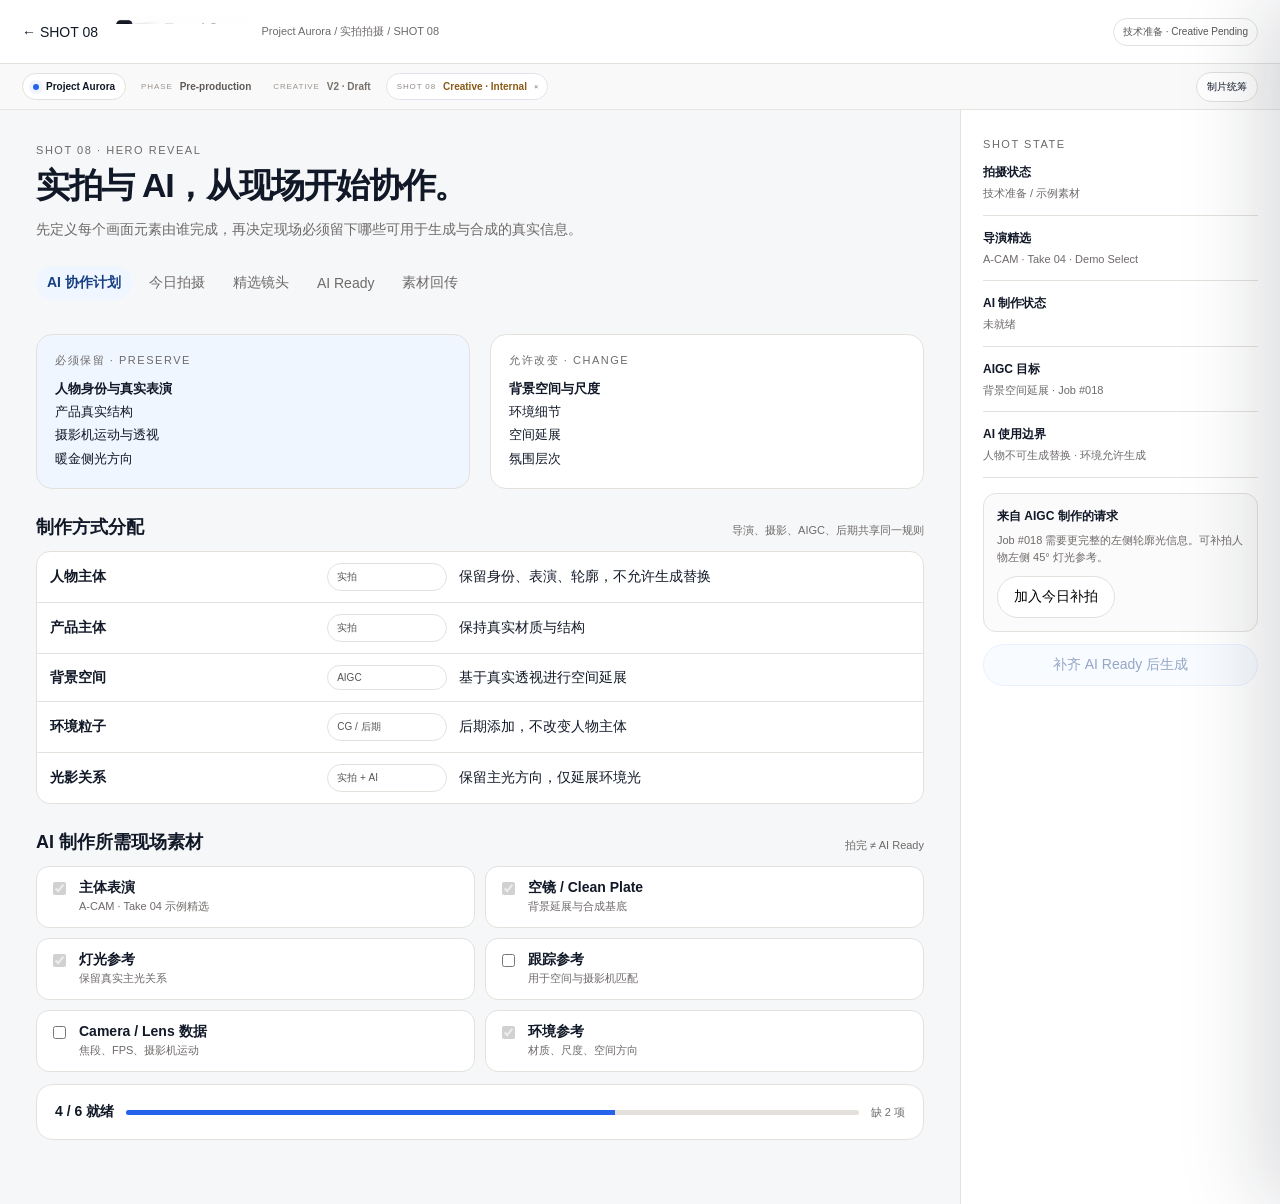
<file: live-action.html>
<!doctype html><html lang="zh-CN"><head><meta charset="utf-8"><meta name="viewport" content="width=device-width,initial-scale=1"><title>ReelOps · 实拍 + AI 协作</title><link rel="stylesheet" href="styles.css"><link rel="stylesheet" href="flow.css"><script src="state.js"></script><script defer src="workflow.js"></script></head><body class="appBody">
<header class="appTop"><a href="director.html">← SHOT 08</a><a href="index.html"><img class="logo-img" src="assets/reelops-logo-crop.png" alt="ReelOps"></a><span class="crumb">Project Aurora / 实拍拍摄 / SHOT 08</span><div class="right"><span class="pill" id="aiBadge">技术准备 · Creative Pending</span></div></header>
<div class="appShell"><main class="appMain"><div class="eyebrow">SHOT 08 · HERO REVEAL</div><h1 class="appTitle">实拍与 AI，从现场开始协作。</h1><p class="muted" style="max-width:760px;line-height:1.75">先定义每个画面元素由谁完成，再决定现场必须留下哪些可用于生成与合成的真实信息。</p><nav class="subnav"><button class="active">AI 协作计划</button><button>今日拍摄</button><button>精选镜头</button><button>AI Ready</button><button>素材回传</button></nav>
<div class="infoGrid"><div class="panel" style="background:var(--blue2)"><div class="eyebrow">必须保留 · PRESERVE</div><p style="font-size:13px;line-height:1.8;margin:9px 0 0"><b>人物身份与真实表演</b><br>产品真实结构<br>摄影机运动与透视<br>暖金侧光方向</p></div><div class="panel"><div class="eyebrow">允许改变 · CHANGE</div><p style="font-size:13px;line-height:1.8;margin:9px 0 0"><b>背景空间与尺度</b><br>环境细节<br>空间延展<br>氛围层次</p></div></div>
<section style="margin-top:26px"><div style="display:flex;justify-content:space-between;align-items:end;gap:12px"><h2 style="font-size:18px;margin:0">制作方式分配</h2><span class="small">导演、摄影、AIGC、后期共享同一规则</span></div><div class="matrix" style="margin-top:12px"><div class="matrixRow"><b>人物主体</b><span class="pill">实拍</span><span>保留身份、表演、轮廓，不允许生成替换</span></div><div class="matrixRow"><b>产品主体</b><span class="pill">实拍</span><span>保持真实材质与结构</span></div><div class="matrixRow"><b>背景空间</b><span class="pill">AIGC</span><span>基于真实透视进行空间延展</span></div><div class="matrixRow"><b>环境粒子</b><span class="pill">CG / 后期</span><span>后期添加，不改变人物主体</span></div><div class="matrixRow"><b>光影关系</b><span class="pill">实拍 + AI</span><span>保留主光方向，仅延展环境光</span></div></div></section>
<section style="margin-top:26px"><div style="display:flex;justify-content:space-between;align-items:end;gap:12px"><h2 style="font-size:18px;margin:0">AI 制作所需现场素材</h2><span class="small">拍完 ≠ AI Ready</span></div><div class="checkGrid" style="margin-top:12px"><label class="checkCard"><input type="checkbox" checked disabled><span><b>主体表演</b><br><span class="small">A-CAM · Take 04 示例精选</span></span></label><label class="checkCard"><input type="checkbox" checked disabled><span><b>空镜 / Clean Plate</b><br><span class="small">背景延展与合成基底</span></span></label><label class="checkCard"><input type="checkbox" checked disabled><span><b>灯光参考</b><br><span class="small">保留真实主光关系</span></span></label><label class="checkCard"><input id="tracking" type="checkbox"><span><b>跟踪参考</b><br><span class="small">用于空间与摄影机匹配</span></span></label><label class="checkCard"><input id="camera" type="checkbox"><span><b>Camera / Lens 数据</b><br><span class="small">焦段、FPS、摄影机运动</span></span></label><label class="checkCard"><input type="checkbox" checked disabled><span><b>环境参考</b><br><span class="small">材质、尺度、空间方向</span></span></label></div><div class="panel" style="margin-top:12px;display:flex;align-items:center;gap:12px"><b id="readyCount">4 / 6 就绪</b><div style="height:5px;flex:1;background:var(--line);border-radius:999px;overflow:hidden"><span id="progress" style="display:block;height:100%;width:67%;background:var(--blue)"></span></div><span class="small" id="readyLabel">缺 2 项</span></div></section>
</main><aside class="sidePanel"><div class="eyebrow">SHOT STATE</div><div class="stateBlock"><b>拍摄状态</b><span id="captureState">技术准备 / 示例素材</span></div><div class="stateBlock"><b>导演精选</b><span>A-CAM · Take 04 · Demo Select</span></div><div class="stateBlock"><b>AI 制作状态</b><span id="aiState">未就绪</span></div><div class="stateBlock"><b>AIGC 目标</b><span>背景空间延展 · Job #018</span></div><div class="stateBlock"><b>AI 使用边界</b><span>人物不可生成替换 · 环境允许生成</span></div><div class="notice" style="margin-top:15px"><b style="font-size:12px">来自 AIGC 制作的请求</b><p class="small" style="margin:7px 0 10px">Job #018 需要更完整的左侧轮廓光信息。可补拍人物左侧 45° 灯光参考。</p><button class="btn" id="pickup">加入今日补拍</button></div><button class="btn blue" id="packageBtn" disabled style="width:100%;margin-top:12px">补齐 AI Ready 后生成</button><div class="panel" id="package" style="display:none;margin-top:12px"><div class="eyebrow">SHOT 08 · AI 制作包</div><div class="fragment">A-CAM · Take 04 <span style="float:right">✓</span></div><div class="fragment">Clean Plate <span style="float:right">✓</span></div><div class="fragment">Tracking Reference <span style="float:right">✓</span></div><div class="fragment">Lighting Reference <span style="float:right">✓</span></div><div class="fragment">Camera / Lens Metadata <span style="float:right">✓</span></div><div class="fragment">Preserve / Change Rules <span style="float:right">✓</span></div><a class="btn primary" id="sendBtn" href="generation.html" style="width:100%;margin-top:10px">发送至 AIGC 制作 →</a></div></aside></div><div class="toast" id="toast"></div>
<script>
const initial=ReelOpsState.get(),tracking=document.getElementById('tracking'),camera=document.getElementById('camera');tracking.checked=!!initial.aiReady;camera.checked=!!initial.aiReady;function toast(t){const e=document.getElementById('toast');e.textContent=t;e.classList.add('show');setTimeout(()=>e.classList.remove('show'),1800)}function sync(){const s=ReelOpsState.get(),done=4+(tracking.checked?1:0)+(camera.checked?1:0),ready=done===6;document.getElementById('readyCount').textContent=done+' / 6 就绪';document.getElementById('progress').style.width=(done/6*100)+'%';document.getElementById('readyLabel').textContent=ready?'AI Ready':'缺 '+(6-done)+' 项';document.getElementById('aiState').textContent=ready?'AI Ready':'未就绪';document.getElementById('captureState').textContent=s.creativeApproval?(s.captureComplete?'主体拍摄完成':'正式拍摄准备中'):'技术准备 / 示例素材';if(!s.packageSent&&s.aiReady!==ready)ReelOpsState.set({aiReady:ready,captureComplete:s.captureComplete||ready})}tracking.onchange=camera.onchange=sync;document.getElementById('pickup').onclick=e=>{e.currentTarget.disabled=true;e.currentTarget.textContent='已加入今日补拍 ✓';toast('补拍请求已加入今日拍摄')};document.getElementById('packageBtn').onclick=()=>{};document.getElementById('sendBtn').onclick=e=>{const s=ReelOpsState.get();if(s.packageSent)return;if(!s.creativeApproval||!s.aiReady){e.preventDefault();toast(!s.creativeApproval?'等待 Creative Approval 后才能正式发送制作包':'请先补齐 AI Ready');return;}ReelOpsState.set({packageSent:true,packageSentAt:new Date().toISOString()})};sync();window.addEventListener('reelops:state',()=>setTimeout(sync,0));
</script></body></html>
</file>
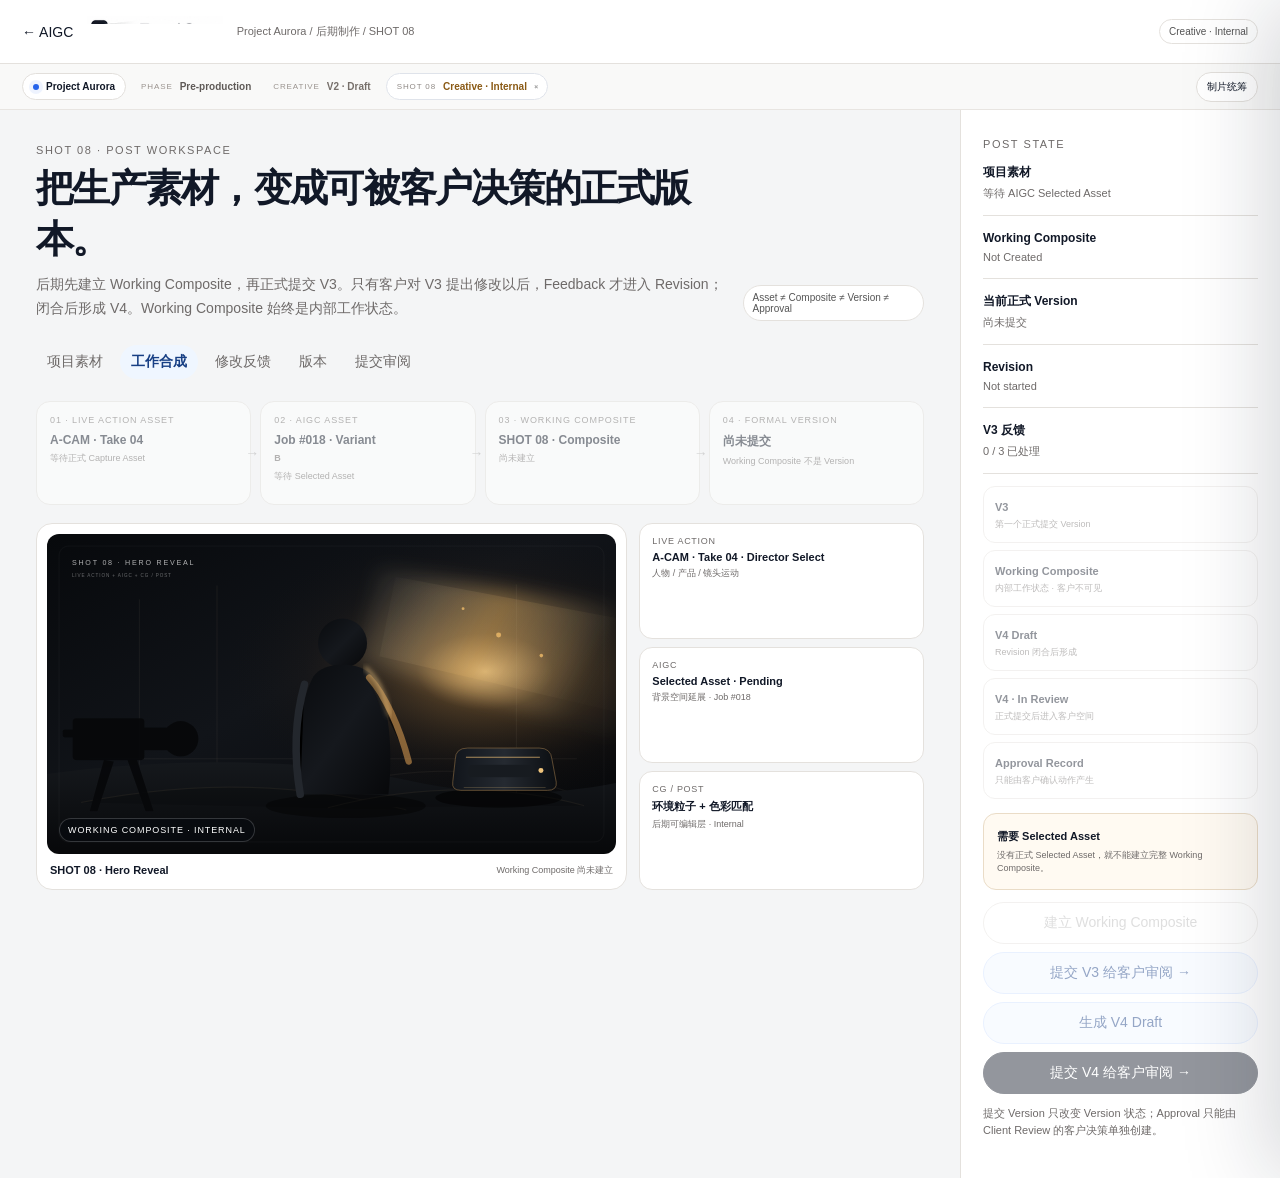
<file: post.html>
<!doctype html><html lang="zh-CN"><head><meta charset="utf-8"><meta name="viewport" content="width=device-width,initial-scale=1"><title>ReelOps · 后期制作</title><link rel="stylesheet" href="styles.css"><link rel="stylesheet" href="flow.css"><script src="state.js"></script><script defer src="workflow.js"></script><style>
.postPage{background:#f4f5f6}.postHero{display:flex;justify-content:space-between;align-items:end;gap:18px;margin-bottom:18px}.postHero h1{font-size:38px;letter-spacing:-.045em;margin:7px 0 8px}.postHero p{max-width:760px;color:var(--muted);line-height:1.7;margin:0}.lineage{display:grid;grid-template-columns:repeat(4,1fr);gap:9px;margin:18px 0}.lineageCard{border:1px solid var(--line);border-radius:14px;padding:13px;background:#fff;min-height:104px;position:relative}.lineageCard:after{content:'→';position:absolute;right:-9px;top:43%;color:#aaa}.lineageCard:last-child:after{display:none}.lineageCard .k{font-size:9px;letter-spacing:.1em;color:var(--muted)}.lineageCard b{display:block;font-size:12px;margin-top:8px}.lineageCard span{display:block;font-size:9px;color:var(--muted);line-height:1.45;margin-top:5px}.lineageCard.ready{background:var(--green2);border-color:#c8e7d4}.lineageCard.current{background:var(--blue2);border-color:#cbdcff}.lineageCard.locked{opacity:.48}.compositeGrid{display:grid;grid-template-columns:minmax(0,1.35fr) minmax(260px,.65fr);gap:12px}.compositeViewer{border:1px solid var(--line);border-radius:16px;background:#fff;padding:10px}.compositeImage{aspect-ratio:16/9;border-radius:12px;background-image:url('assets/shot08-hero.svg');background-size:cover;background-position:center;position:relative;overflow:hidden}.compositeImage:after{content:'WORKING COMPOSITE · INTERNAL';position:absolute;left:12px;bottom:12px;padding:6px 8px;border:1px solid rgba(255,255,255,.18);border-radius:999px;background:rgba(8,12,17,.48);backdrop-filter:blur(10px);font-size:9px;letter-spacing:.1em;color:#fff}.compositeMeta{display:flex;justify-content:space-between;gap:12px;align-items:center;padding:10px 3px 2px}.compositeMeta b{font-size:11px}.compositeMeta span{font-size:9px;color:var(--muted)}.sourceStack{display:grid;gap:8px}.sourceRow{border:1px solid var(--line);border-radius:13px;padding:12px;background:#fff}.sourceRow .k{font-size:9px;color:var(--muted);letter-spacing:.08em}.sourceRow b{display:block;font-size:11px;margin-top:5px}.sourceRow span{display:block;font-size:9px;color:var(--muted);margin-top:4px}.feedbackList{margin-top:12px;border:1px solid var(--line);border-radius:14px;overflow:hidden;background:#fff}.feedbackRow{display:grid;grid-template-columns:62px minmax(0,1fr) auto;gap:12px;align-items:center;padding:13px;border-bottom:1px solid var(--line)}.feedbackRow:last-child{border-bottom:0}.feedbackRow .tc{font-size:11px;font-weight:700}.feedbackRow b{font-size:11px}.feedbackRow p{font-size:9px;color:var(--muted);margin:4px 0 0}.feedbackRow.done{background:#fbfdfb;opacity:.7}.versionRail{display:grid;gap:7px;margin-top:12px}.versionObj{border:1px solid var(--line);border-radius:12px;padding:11px;background:#fff}.versionObj b{font-size:11px}.versionObj span{display:block;font-size:9px;color:var(--muted);margin-top:4px}.versionObj.done{background:var(--green2);border-color:#c8e7d4}.versionObj.current{background:var(--blue2);border-color:#cbdcff}.versionObj.locked{opacity:.45}.postGate{border:1px solid #eadcc7;background:#fffaf2;border-radius:13px;padding:13px;margin-top:14px}.postGate.good{border-color:#c8e7d4;background:var(--green2)}.postGate b{font-size:11px}.postGate p{font-size:9px;color:var(--muted);line-height:1.55;margin:5px 0 0}.postButtons{display:grid;gap:8px;margin-top:12px}.postButtons .btn{width:100%}@media(max-width:900px){.lineage{grid-template-columns:1fr 1fr}.lineageCard:after{display:none}.compositeGrid{grid-template-columns:1fr}.postHero{display:block}.feedbackRow{grid-template-columns:50px 1fr}.feedbackRow .btn{grid-column:2;justify-self:start}}
</style></head><body class="appBody postPage">
<header class="appTop"><a href="generation.html">← AIGC</a><a href="index.html"><img class="logo-img" src="assets/reelops-logo-crop.png" alt="ReelOps"></a><span class="crumb">Project Aurora / 后期制作 / SHOT 08</span><div class="right"><span class="pill" id="postBadge">Post · Waiting Assets</span></div></header>
<div class="appShell"><main class="appMain">
<section class="postHero"><div><div class="eyebrow">SHOT 08 · POST WORKSPACE</div><h1>把生产素材，变成可被客户决策的正式版本。</h1><p>后期先建立 Working Composite，再正式提交 V3。只有客户对 V3 提出修改以后，Feedback 才进入 Revision；闭合后形成 V4。Working Composite 始终是内部工作状态。</p></div><span class="pill">Asset ≠ Composite ≠ Version ≠ Approval</span></section>
<nav class="subnav"><button>项目素材</button><button class="active">工作合成</button><button>修改反馈</button><button>版本</button><button>提交审阅</button></nav>
<div class="lineage"><div class="lineageCard" id="liveLineage"><div class="k">01 · LIVE ACTION ASSET</div><b>A-CAM · Take 04</b><span id="liveAssetState">等待正式 Capture Asset</span></div><div class="lineageCard" id="aigcLineage"><div class="k">02 · AIGC ASSET</div><b>Job #018 · Variant <span id="var">B</span></b><span id="aigcAssetState">等待 Selected Asset</span></div><div class="lineageCard" id="compositeLineage"><div class="k">03 · WORKING COMPOSITE</div><b>SHOT 08 · Composite</b><span id="compositeLineageState">尚未建立</span></div><div class="lineageCard" id="versionLineage"><div class="k">04 · FORMAL VERSION</div><b id="formalVersionTitle">尚未提交</b><span id="versionLineageState">Working Composite 不是 Version</span></div></div>
<section class="compositeGrid"><div class="compositeViewer"><div class="compositeImage"></div><div class="compositeMeta"><b>SHOT 08 · Hero Reveal</b><span id="compositeMetaState">Working Composite 尚未建立</span></div></div><div class="sourceStack"><div class="sourceRow"><div class="k">LIVE ACTION</div><b>A-CAM · Take 04 · Director Select</b><span>人物 / 产品 / 镜头运动</span></div><div class="sourceRow"><div class="k">AIGC</div><b id="aigcSourceTitle">Selected Asset · Pending</b><span>背景空间延展 · Job #018</span></div><div class="sourceRow"><div class="k">CG / POST</div><b>环境粒子 + 色彩匹配</b><span>后期可编辑层 · Internal</span></div></div></section>
<section id="feedbackSection" style="margin-top:24px;display:none"><div style="display:flex;justify-content:space-between;gap:12px;align-items:end"><div><div class="eyebrow">FEEDBACK → REVISION</div><h2 style="font-size:18px;margin:5px 0 0">V3 客户反馈 → V4 修改</h2></div><span class="small">反馈属于 V3，不属于 Working Composite。</span></div><div class="feedbackList"><div class="feedbackRow"><span class="tc">00:12</span><div><b>主体提前一点进入</b><p>V3 · 客户反馈 · 绑定 SHOT 08</p></div><button class="btn resolve">标记已处理</button></div><div class="feedbackRow"><span class="tc">00:18</span><div><b>背景层次再弱一点</b><p>V3 · 客户反馈 · 绑定 SHOT 08</p></div><button class="btn resolve">标记已处理</button></div><div class="feedbackRow"><span class="tc">00:24</span><div><b>最后停留多 1 秒</b><p>V3 · 客户反馈 · 绑定 SHOT 08</p></div><button class="btn resolve">标记已处理</button></div></div></section>
</main><aside class="sidePanel"><div class="eyebrow">POST STATE</div><div class="stateBlock"><b>项目素材</b><span id="assetGate">等待 AIGC Selected Asset</span></div><div class="stateBlock"><b>Working Composite</b><span id="workState">Not Created</span></div><div class="stateBlock"><b>当前正式 Version</b><span id="formalVersionState">尚未提交</span></div><div class="stateBlock"><b>Revision</b><span id="revisionState">尚未开始</span></div><div class="stateBlock"><b>V3 反馈</b><span id="feedbackCount">0 / 3 已处理</span></div><div class="versionRail"><div class="versionObj locked" id="v3Obj"><b>V3</b><span>第一个正式提交 Version</span></div><div class="versionObj locked" id="compositeObj"><b>Working Composite</b><span>内部工作状态 · 客户不可见</span></div><div class="versionObj locked" id="draftObj"><b>V4 Draft</b><span>Revision 闭合后形成</span></div><div class="versionObj locked" id="reviewObj"><b>V4 · In Review</b><span>正式提交后进入客户空间</span></div><div class="versionObj locked" id="approvalObj"><b>Approval Record</b><span>只能由客户确认动作产生</span></div></div><div class="postGate" id="postGate"><b>需要 Selected Asset</b><p>没有正式 Selected Asset，就不能建立完整 Working Composite。</p></div><div class="postButtons"><button class="btn" id="compositeBtn">建立 Working Composite</button><button class="btn blue" id="submitV3Btn">提交 V3 给客户审阅 →</button><button class="btn blue" id="draftBtn">生成 V4 Draft</button><button class="btn primary" id="submitBtn">提交 V4 给客户审阅 →</button></div><p class="small" style="margin-top:11px">提交 Version 只改变 Version 状态；Approval 只能由 Client Review 的客户决策单独创建。</p></aside></div><div class="toast" id="toast"></div>
<script>
const $=s=>document.querySelector(s),$$=s=>[...document.querySelectorAll(s)],state=()=>ReelOpsState.get();
function toast(t){const e=$('#toast');if(!e)return;e.textContent=t;e.classList.add('show');setTimeout(()=>e.classList.remove('show'),1500)}
function cls(done,current){return done?'done':current?'current':'locked'}
function render(){const s=state(),resolved=s.feedbackResolved||0,approved=s.approval?(s.approvedVersion||'V4'):null,v4=!!(s.v4Draft||s.v4Submitted||s.v4ChangesRequested||approved==='V4');
 $('#var').textContent=s.selectedVariant||'B';$('#liveLineage').className='lineageCard '+cls(!!s.captureComplete,!s.captureComplete&&!!s.creativeApproval);$('#liveAssetState').textContent=s.captureComplete?'Capture Asset · Ready':'等待正式 Capture Asset';$('#aigcLineage').className='lineageCard '+cls(!!s.genAsset,!!s.packageSent&&!s.genAsset);$('#aigcAssetState').textContent=s.genAsset?'Selected Asset · Ready':'等待 Selected Asset';$('#aigcSourceTitle').textContent=s.genAsset?'Selected Asset · Variant '+(s.selectedVariant||'B'):'Selected Asset · Pending';$('#assetGate').textContent=s.genAsset?'Live Action + AIGC + CG/Post · Ready':'等待 AIGC Selected Asset';
 $('#compositeLineage').className='lineageCard '+cls(!!s.workingComposite,!!s.genAsset&&!s.workingComposite);$('#compositeLineageState').textContent=s.workingComposite?'Created · Internal':'尚未建立';$('#compositeMetaState').textContent=s.workingComposite?'内部工作状态 · 由多来源 Asset 组成':'Working Composite 尚未建立';$('#workState').textContent=s.workingComposite?'Created · Internal':'Not Created';
 const formal=approved?approved:s.v4ChangesRequested?'V4 · Changes Requested':s.v4Submitted?'V4 · In Review':s.v4Draft?'V4 Draft · Internal':s.v3ChangesRequested?'V3 · Changes Requested':s.v3Submitted?'V3 · In Review':'尚未提交';$('#formalVersionTitle').textContent=formal;$('#formalVersionState').textContent=formal;$('#versionLineage').className='lineageCard '+cls(!!s.approval||!!s.v4Submitted||!!(s.v3Submitted&&!s.v3ChangesRequested),!!s.v3Submitted||!!s.v4Draft||!!s.v4ChangesRequested);$('#versionLineageState').textContent=s.approval?'Version Approval 已形成':s.v4ChangesRequested?'下一正式 Version 应为 V5':s.v4Submitted?'等待客户 Version Decision':s.v4Draft?'内部 Draft · 尚未客户可见':s.v3ChangesRequested?'正式 Feedback 已进入 Revision':s.v3Submitted?'等待客户首次版本决策':'Working Composite 不是 Version';
 $('#feedbackSection').style.display=s.v3ChangesRequested&&!s.v4ChangesRequested&&!s.approval&&approved!=='V3'?'block':'none';$('#feedbackCount').textContent=resolved+' / 3 已处理';$$('.resolve').forEach((b,i)=>{const done=!!(s.feedbackResolvedItems||[])[i];b.disabled=done||!s.v3ChangesRequested||s.v4ChangesRequested||s.v4Submitted||s.approval;b.textContent=done?'已处理 ✓':'标记已处理';b.closest('.feedbackRow').classList.toggle('done',done)});
 $('#v3Obj').className='versionObj '+cls(!!s.v3Submitted,!!s.workingComposite&&!s.v3Submitted);$('#compositeObj').className='versionObj '+cls(!!s.workingComposite,!!s.genAsset&&!s.workingComposite);$('#draftObj').className='versionObj '+cls(!!s.v4Draft,!!s.v3ChangesRequested&&resolved===3&&!s.v4Draft);$('#reviewObj').className='versionObj '+cls(!!s.v4Submitted||approved==='V4',!!s.v4Draft&&!s.v4Submitted);$('#approvalObj').className='versionObj '+cls(!!s.approval,!!(s.v4Submitted||s.v3Submitted&&!s.v3ChangesRequested));
 $('#compositeBtn').disabled=!s.genAsset||s.workingComposite||s.v3Submitted||s.approval;$('#compositeBtn').textContent=s.workingComposite?'Working Composite 已建立 ✓':'建立 Working Composite';$('#submitV3Btn').disabled=!s.workingComposite||s.v3Submitted||s.approval;$('#submitV3Btn').textContent=approved==='V3'?'V3 已确认 ✓':s.v3ChangesRequested?'V3 · Changes Requested':s.v3Submitted?'V3 · In Review':'提交 V3 给客户审阅 →';$('#draftBtn').disabled=!s.v3ChangesRequested||resolved!==3||s.v4Draft||s.approval;$('#draftBtn').textContent=s.v4Draft?'V4 Draft 已生成 ✓':'生成 V4 Draft';$('#submitBtn').disabled=!s.v4Draft||resolved!==3||s.v4Submitted||s.v4ChangesRequested||s.approval;$('#submitBtn').textContent=s.approval&&approved==='V4'?'V4 已确认 ✓':s.v4ChangesRequested?'下一正式版本应为 V5':s.v4Submitted?'V4 已提交客户 ✓':'提交 V4 给客户审阅 →';
 const gate=$('#postGate');gate.classList.toggle('good',!!s.approval);if(!s.genAsset)gate.innerHTML='<b>需要 Selected Asset</b><p>没有正式 Selected Asset，就不能建立完整 Working Composite。</p>';else if(!s.workingComposite)gate.innerHTML='<b>Production Assets 已就绪</b><p>下一步建立 Working Composite。它仍是内部状态，不是 Version。</p>';else if(!s.v3Submitted)gate.innerHTML='<b>Working Composite 已建立</b><p>下一步正式提交 V3。客户正式 Feedback 只能绑定 Submitted Version。</p>';else if(s.v3Submitted&&!s.v3ChangesRequested&&!s.approval)gate.innerHTML='<b>V3 · In Review</b><p>等待客户确认或提出修改。Post 不能预先制造未来 Feedback。</p>';else if(approved==='V3')gate.innerHTML='<b>V3 · Approved ✓</b><p>本轮 Revision Cycle 在 V3 结束，直接进入 Final Master / Delivery。</p>';else if(s.v3ChangesRequested&&resolved<3)gate.innerHTML=`<b>V3 · Changes Requested</b><p>正式 Feedback 已进入 Post。还有 ${3-resolved} 条未闭合。</p>`;else if(s.v3ChangesRequested&&!s.v4Draft)gate.innerHTML='<b>3 / 3 Feedback Resolved</b><p>可以形成 V4 Draft。</p>';else if(s.v4Draft&&!s.v4Submitted)gate.innerHTML='<b>V4 Draft · Internal</b><p>Draft 仍不可见；正式提交后才创建 V4 · In Review。</p>';else if(s.v4Submitted&&!s.approval)gate.innerHTML='<b>V4 · In Review</b><p>等待客户决策。后期不能替客户创建 Version Approval。</p>';else if(s.v4ChangesRequested)gate.innerHTML='<b>V4 · Changes Requested</b><p>正式 Version 不覆盖。生产级下一正式版本应创建 V5；当前概念 Demo 不继续模拟第二轮 Revision。</p>';else if(s.approval)gate.innerHTML=`<b>${approved} · Approved ✓</b><p>Version Approval 已由客户创建，下一步进入 Final Master / Delivery。</p>`;
 $('#revisionState').textContent=s.v4ChangesRequested?'Second Revision · V5 not modeled':s.v4Submitted?'V4 · In Review':s.v4Draft?'V4 Draft':s.v3ChangesRequested?`${resolved} / 3 Feedback Resolved`:s.v3Submitted?'Waiting for Client':'Not started';$('#postBadge').textContent=ReelOpsState.shotLabel(s);
}
$$('.resolve').forEach((b,i)=>b.onclick=()=>{const s=state();if(!s.v3ChangesRequested||s.v4ChangesRequested||!s.workingComposite)return toast('只有当前 V3 Changes Requested 才能处理正式反馈');const items=[...(s.feedbackResolvedItems||[false,false,false])];items[i]=true;ReelOpsState.set({feedbackResolvedItems:items});toast('V3 Feedback 已标记 Resolved')});
$('#compositeBtn').onclick=()=>{const s=state();if(!s.genAsset)return toast('缺少 AIGC Selected Asset');ReelOpsState.set({workingComposite:true});toast('Working Composite 已建立 · Internal')};
$('#submitV3Btn').onclick=()=>{const s=state();if(!s.workingComposite||s.v3Submitted)return;ReelOpsState.set({v3Submitted:true,v3SubmittedAt:new Date().toISOString(),feedbackResolvedItems:[false,false,false],newClientFeedback:0});toast('V3 已正式提交 Client Review Space');setTimeout(()=>location.href='review.html?stage=versions',450)};
$('#draftBtn').onclick=()=>{const s=state();if(!s.v3ChangesRequested||(s.feedbackResolved||0)!==3)return;ReelOpsState.set({v4Draft:true});toast('V4 Draft 已创建 · Internal')};
$('#submitBtn').onclick=()=>{const s=state();if(!s.v4Draft||(s.feedbackResolved||0)!==3||s.v4ChangesRequested)return;ReelOpsState.set({v4Submitted:true,v4SubmittedAt:new Date().toISOString(),v4ChangesRequested:false});toast('V4 已正式提交 Client Review Space');setTimeout(()=>location.href='review.html?stage=versions',450)};
render();window.addEventListener('reelops:state',()=>setTimeout(render,0));
</script></body></html>
</file>
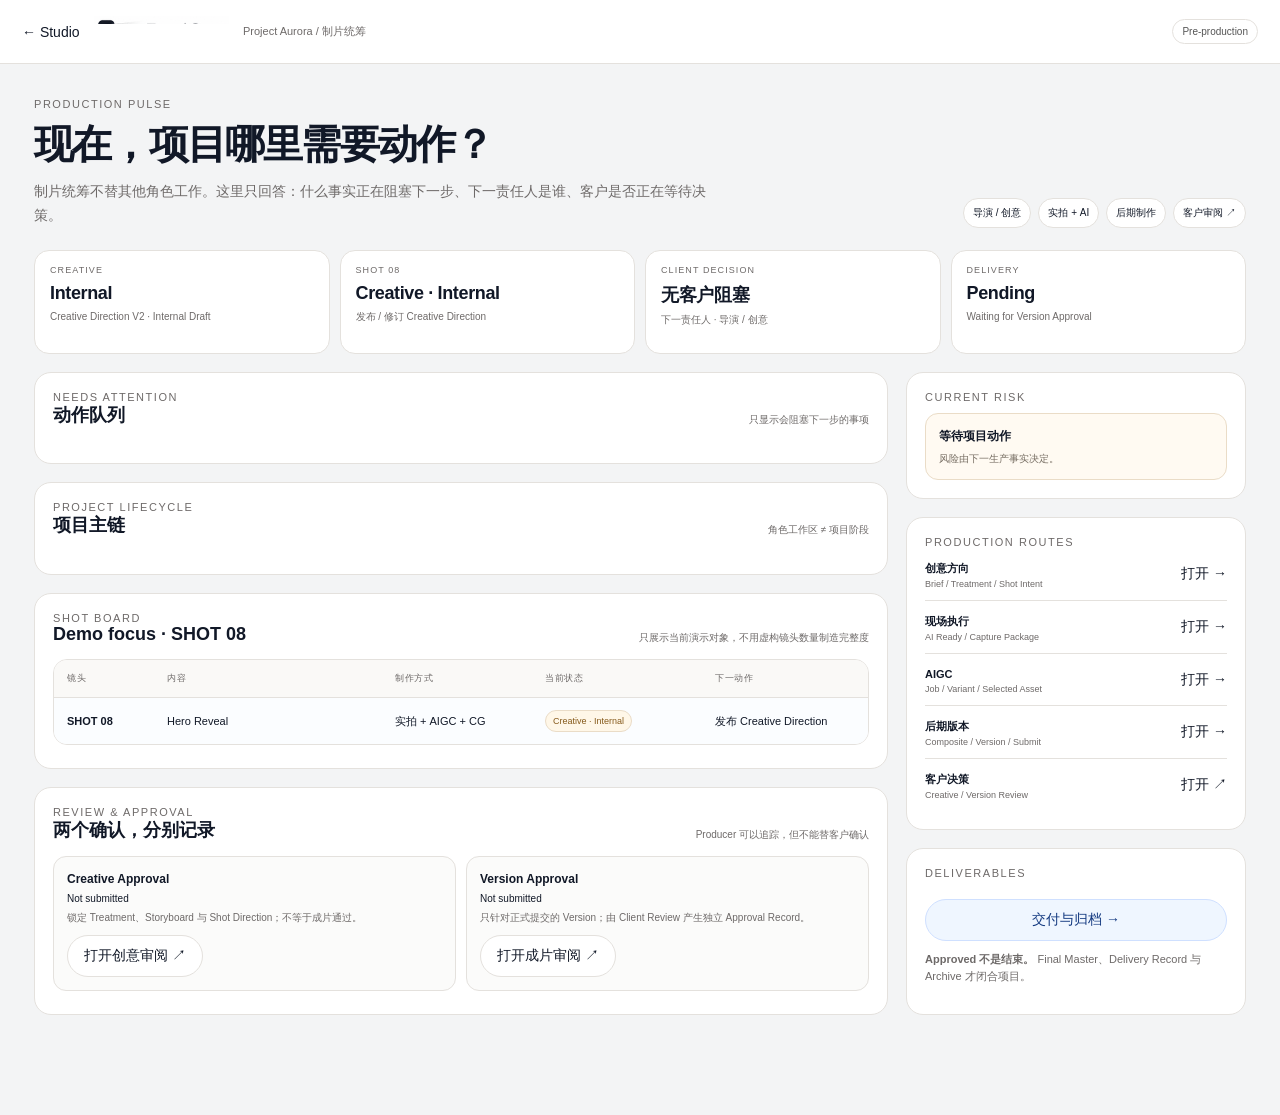
<file: producer.html>
<!doctype html><html lang="zh-CN"><head><meta charset="utf-8"><meta name="viewport" content="width=device-width,initial-scale=1"><title>ReelOps · 制片统筹</title><link rel="stylesheet" href="styles.css"><link rel="stylesheet" href="flow.css"><script src="state.js"></script><style>
.producerPage{background:#f3f4f5}.producerShell{max-width:1380px;margin:0 auto;padding:34px 34px 100px}.producerHero{display:flex;align-items:flex-end;justify-content:space-between;gap:24px;margin-bottom:22px}.producerHero h1{font-size:40px;letter-spacing:-.045em;margin:7px 0 8px}.producerHero p{max-width:690px;color:var(--muted);line-height:1.7;margin:0}.flowLite{display:flex;gap:7px;align-items:center;flex-wrap:wrap}.flowLite a{font-size:10px;border:1px solid var(--line);border-radius:999px;padding:7px 9px;background:#fff}.pulseStrip{display:grid;grid-template-columns:repeat(4,minmax(0,1fr));gap:10px}.pulseCard{background:#fff;border:1px solid var(--line);border-radius:15px;padding:14px 15px;min-height:104px}.pulseCard .k{font-size:9px;letter-spacing:.12em;color:var(--muted)}.pulseCard strong{display:block;font-size:18px;margin-top:8px;letter-spacing:-.02em}.pulseCard span{display:block;font-size:10px;color:var(--muted);margin-top:5px;line-height:1.5}.pulseCard.attn{background:#fffaf2;border-color:#eadcc7}.pulseCard.wait{background:var(--blue2);border-color:#cfddf7}.pulseCard.done{background:var(--green2);border-color:#cae5d5}.producerGrid{display:grid;grid-template-columns:minmax(0,1fr) 340px;gap:18px;margin-top:18px}.stack{display:grid;gap:18px}.producerPanel{background:#fff;border:1px solid var(--line);border-radius:17px;padding:18px}.panelHead{display:flex;justify-content:space-between;align-items:end;gap:14px;margin-bottom:14px}.panelHead h2{font-size:18px;margin:0}.panelHead p{font-size:10px;color:var(--muted);margin:0}.attentionList{display:grid;gap:8px}.attentionItem{display:grid;grid-template-columns:34px minmax(0,1fr) auto;gap:12px;align-items:center;border:1px solid #eadcc7;border-radius:13px;padding:12px 13px;background:#fffdf9}.attentionItem .num{width:28px;height:28px;border-radius:9px;display:grid;place-items:center;font-size:10px;background:#fff3dc;color:#8a5a15}.attentionItem b{font-size:12px}.attentionItem p{font-size:10px;color:var(--muted);line-height:1.5;margin:3px 0 0}.attentionItem .go{font-size:10px;border:1px solid var(--line);border-radius:999px;padding:7px 9px;white-space:nowrap}.pipeline{display:grid;grid-template-columns:repeat(6,1fr);gap:8px}.stageCard{border:1px solid var(--line);border-radius:13px;padding:12px;background:#fbfbfa;min-height:112px;position:relative}.stageCard:after{content:'→';position:absolute;right:-9px;top:44%;color:#b9b4ae}.stageCard:last-child:after{display:none}.stageCard .n{font-size:9px;color:#99918c}.stageCard b{display:block;font-size:11px;margin-top:8px}.stageCard span{display:block;font-size:9px;color:var(--muted);line-height:1.45;margin-top:5px}.stageCard.current{background:var(--blue2);border-color:#cbdcff}.stageCard.done{background:var(--green2);border-color:#c9e7d5}.stageCard.locked{opacity:.48}.shotTable{border:1px solid var(--line);border-radius:14px;overflow:hidden}.shotRow{display:grid;grid-template-columns:90px minmax(150px,1.5fr) 140px 160px 140px;gap:10px;align-items:center;padding:12px 13px;border-bottom:1px solid var(--line);font-size:11px}.shotRow:last-child{border-bottom:0}.shotRow.head{background:#faf9f7;color:var(--muted);font-size:9px;letter-spacing:.06em}.shotRow.focus{background:#fbfdff}.status{font-size:9px;border:1px solid var(--line);border-radius:999px;padding:5px 7px;justify-self:start}.status.blue{background:var(--blue2);border-color:#cbdcff;color:#214986}.status.green{background:var(--green2);border-color:#cae5d5;color:#17613e}.status.amber{background:#fff7e8;border-color:#eadcc7;color:#865a1b}.approvalPair{display:grid;grid-template-columns:1fr 1fr;gap:10px}.approvalBox{border:1px solid var(--line);border-radius:13px;padding:13px;background:#fbfbfa}.approvalBox b{font-size:12px}.approvalBox .state{font-size:10px;margin-top:7px}.approvalBox p{font-size:10px;color:var(--muted);line-height:1.5;margin:6px 0 0}.sideAction{display:flex;justify-content:space-between;align-items:center;padding:11px 0;border-bottom:1px solid var(--line)}.sideAction:last-child{border-bottom:0}.sideAction b{font-size:11px}.sideAction span{display:block;font-size:9px;color:var(--muted);margin-top:3px}.riskBox{border:1px solid #eadcc7;background:#fffaf2;border-radius:13px;padding:13px}.riskBox.safe{border-color:#c9e7d5;background:var(--green2)}.riskBox b{font-size:12px}.riskBox p{font-size:10px;color:#766d62;line-height:1.55;margin:6px 0 0}.deliverableMini{display:grid;gap:7px;margin-top:8px}.deliveryMiniRow{display:flex;justify-content:space-between;gap:12px;font-size:10px;padding:7px 0;border-bottom:1px solid var(--line)}.deliveryMiniRow:last-child{border-bottom:0}@media(max-width:980px){.pulseStrip{grid-template-columns:1fr 1fr}.producerGrid{grid-template-columns:1fr}.pipeline{grid-template-columns:1fr 1fr}.stageCard:after{display:none}.producerHero{display:block}.flowLite{margin-top:14px}.shotRow{grid-template-columns:80px 1fr 120px}.shotRow>*:nth-child(4),.shotRow>*:nth-child(5){display:none}}@media(max-width:620px){.producerShell{padding:24px 16px 90px}.pulseStrip,.approvalPair,.pipeline{grid-template-columns:1fr}.producerHero h1{font-size:32px}.attentionItem{grid-template-columns:30px 1fr}.attentionItem .go{grid-column:2;justify-self:start}}
</style></head><body class="appBody producerPage">
<header class="appTop"><a href="studio.html">← Studio</a><a href="index.html"><img class="logo-img" src="assets/reelops-logo-crop.png" alt="ReelOps"></a><span class="crumb">Project Aurora / 制片统筹</span><div class="right"><span class="pill" id="topPhase">Pre-production</span></div></header>
<main class="producerShell"><section class="producerHero"><div><div class="eyebrow">PRODUCTION PULSE</div><h1>现在，项目哪里需要动作？</h1><p>制片统筹不替其他角色工作。这里只回答：什么事实正在阻塞下一步、下一责任人是谁、客户是否正在等待决策。</p></div><div class="flowLite"><a href="director.html">导演 / 创意</a><a href="live-action.html">实拍 + AI</a><a href="post.html">后期制作</a><a href="review.html">客户审阅 ↗</a></div></section>
<section class="pulseStrip"><div class="pulseCard" id="creativePulse"><div class="k">CREATIVE</div><strong id="creativePulseValue">Internal</strong><span id="creativePulseSub">Creative Direction V2</span></div><div class="pulseCard" id="shotPulse"><div class="k">SHOT 08</div><strong id="shotPulseValue">Creative · Internal</strong><span id="shotPulseSub">等待下一生产动作</span></div><div class="pulseCard" id="clientPulse"><div class="k">CLIENT DECISION</div><strong id="clientPulseValue">无客户阻塞</strong><span id="clientPulseSub">尚未进入客户决策</span></div><div class="pulseCard" id="deliveryPulse"><div class="k">DELIVERY</div><strong id="deliveryPulseValue">Pending</strong><span id="deliveryPulseSub">Waiting for Version Approval</span></div></section>
<div class="producerGrid"><div class="stack">
<section class="producerPanel"><div class="panelHead"><div><div class="eyebrow">NEEDS ATTENTION</div><h2>动作队列</h2></div><p>只显示会阻塞下一步的事项</p></div><div class="attentionList" id="attentionList"></div></section>
<section class="producerPanel"><div class="panelHead"><div><div class="eyebrow">PROJECT LIFECYCLE</div><h2>项目主链</h2></div><p>角色工作区 ≠ 项目阶段</p></div><div class="pipeline" id="pipeline"></div></section>
<section class="producerPanel"><div class="panelHead"><div><div class="eyebrow">SHOT BOARD</div><h2>Demo focus · SHOT 08</h2></div><p>只展示当前演示对象，不用虚构镜头数量制造完整度</p></div><div class="shotTable"><div class="shotRow head"><span>镜头</span><span>内容</span><span>制作方式</span><span>当前状态</span><span>下一动作</span></div><div class="shotRow focus"><b>SHOT 08</b><span>Hero Reveal</span><span>实拍 + AIGC + CG</span><span class="status amber" id="shot08Status">Creative · Internal</span><span id="shot08Next">发布 Creative Direction</span></div></div></section>
<section class="producerPanel"><div class="panelHead"><div><div class="eyebrow">REVIEW & APPROVAL</div><h2>两个确认，分别记录</h2></div><p>Producer 可以追踪，但不能替客户确认</p></div><div class="approvalPair"><div class="approvalBox"><b>Creative Approval</b><div class="state" id="creativeApprovalState">Not submitted</div><p>锁定 Treatment、Storyboard 与 Shot Direction；不等于成片通过。</p><a class="btn" href="review.html?stage=creative" style="margin-top:10px">打开创意审阅 ↗</a></div><div class="approvalBox"><b>Version Approval</b><div class="state" id="versionApprovalState">Not submitted</div><p>只针对正式提交的 Version；由 Client Review 产生独立 Approval Record。</p><a class="btn" href="review.html?stage=versions" style="margin-top:10px">打开成片审阅 ↗</a></div></div></section>
</div><aside class="stack"><section class="producerPanel"><div class="eyebrow">CURRENT RISK</div><div class="riskBox" id="riskBox" style="margin-top:10px"><b id="riskTitle">等待项目动作</b><p id="riskText">风险由下一生产事实决定。</p></div></section>
<section class="producerPanel"><div class="eyebrow">PRODUCTION ROUTES</div><div class="sideAction"><div><b>创意方向</b><span>Brief / Treatment / Shot Intent</span></div><a href="director.html">打开 →</a></div><div class="sideAction"><div><b>现场执行</b><span>AI Ready / Capture Package</span></div><a href="live-action.html">打开 →</a></div><div class="sideAction"><div><b>AIGC</b><span>Job / Variant / Selected Asset</span></div><a href="generation.html">打开 →</a></div><div class="sideAction"><div><b>后期版本</b><span>Composite / Version / Submit</span></div><a href="post.html">打开 →</a></div><div class="sideAction"><div><b>客户决策</b><span>Creative / Version Review</span></div><a href="review.html">打开 ↗</a></div></section>
<section class="producerPanel"><div class="eyebrow">DELIVERABLES</div><div class="deliverableMini"></div><a class="btn blue" href="delivery.html" style="width:100%;margin-top:12px">交付与归档 →</a><p class="small" style="margin-top:10px"><b>Approved 不是结束。</b> Final Master、Delivery Record 与 Archive 才闭合项目。</p></section></aside></div></main>
<script>
const $=s=>document.querySelector(s),state=()=>ReelOpsState.get();const names=['30s · 16:9 Master','30s · Web H.264','15s · 9:16 Social','6s · 1:1 Cutdown'];
function next(s){if(!s.creativeSubmitted||s.creativeChangesRequested)return ['director.html','发布 / 修订 Creative Direction','导演 / 创意'];if(!s.creativeApproval)return ['review.html?stage=creative','等待 Creative Approval','客户'];if(!s.aiReady)return ['live-action.html','补齐 AI Ready','实拍 + AI'];if(!s.packageSent)return ['live-action.html','发送 AI Production Package','实拍 + AI'];if(!s.genAsset)return ['generation.html','创建 Selected Asset','AIGC'];if(!s.workingComposite)return ['post.html','建立 Working Composite','后期'];if(!s.v3Submitted)return ['post.html','正式提交 V3','后期'];if(s.v3Submitted&&!s.v3ChangesRequested&&!s.approval)return ['review.html?stage=versions','等待 V3 客户决策','客户'];if(s.v4ChangesRequested)return ['post.html','第二轮 Revision · 下一版 V5','后期'];if(s.v3ChangesRequested&&(s.feedbackResolved||0)<3)return ['post.html',`处理 V3 Feedback · ${s.feedbackResolved||0}/3`,'后期'];if(s.v3ChangesRequested&&!s.v4Draft)return ['post.html','生成 V4 Draft','后期'];if(s.v4Draft&&!s.v4Submitted)return ['post.html','正式提交 V4','后期'];if(s.v4Submitted&&!s.approval)return ['review.html?stage=versions','等待 V4 Version Approval','客户'];if(!s.finalMasterReady)return ['delivery.html','生成 Final Master','制片 / 交付'];if((s.deliveryItems||[]).filter(Boolean).length<4)return ['delivery.html','补齐 Deliverables','制片 / 交付'];if(!s.deliveryRecord)return ['delivery.html','创建 Delivery Record','制片统筹'];if(!s.archiveRecord)return ['delivery.html','归档 Project Aurora','制片统筹'];return ['project.html','Project Aurora 已闭环','—']}
const card=(title,done,current,detail,i)=>`<div class="stageCard ${done?'done':current?'current':'locked'}"><span class="n">0${i}</span><b>${title}</b><span>${detail}</span></div>`;
function render(){const s=state(),n=next(s),waiting=n[2]==='客户',items=s.deliveryItems||[false,false,false,false],ready=items.filter(Boolean).length,shot=ReelOpsState.shotLabel(s);$('#topPhase').textContent=ReelOpsState.projectPhase(s);$('#creativePulseValue').textContent=s.creativeApproval?'Approved':s.creativeChangesRequested?'Needs revision':s.creativeSubmitted?'Waiting':'Internal';$('#creativePulseSub').textContent=ReelOpsState.creativeLabel(s);$('#shotPulseValue').textContent=shot;$('#shotPulseSub').textContent=n[1];$('#clientPulseValue').textContent=waiting?'等待客户':'无客户阻塞';$('#clientPulseSub').textContent=waiting?n[1]:'下一责任人 · '+n[2];$('#deliveryPulseValue').textContent=s.archiveRecord?'Archived':s.deliveryRecord?'Delivered':s.finalMasterReady?ready+' / 4':'Pending';$('#deliveryPulseSub').textContent=ReelOpsState.deliveryLabel(s);$('#shot08Status').textContent=shot;$('#shot08Status').className='status '+(s.approval?'green':waiting?'blue':'amber');$('#shot08Next').textContent=n[1];$('#creativeApprovalState').textContent=s.creativeApproval?`${s.creativeVersion||'V2'} · Approved`:s.creativeChangesRequested?'Changes Requested':s.creativeSubmitted?'In Review':'Not submitted';$('#versionApprovalState').textContent=s.approval?`${s.approvedVersion||'V4'} · Approved`:s.v4ChangesRequested?'V4 · Changes Requested':s.v4Submitted?'V4 · In Review':s.v3ChangesRequested?'V3 · Changes Requested':s.v3Submitted?'V3 · In Review':'Not submitted';$('#attentionList').innerHTML=`<div class="attentionItem"><span class="num">01</span><div><b>${n[1]}</b><p>下一责任人 · ${n[2]}</p></div><a class="go" href="${n[0]}">打开 →</a></div>`;const revision=!!(s.v4ChangesRequested||s.v3ChangesRequested&&!s.v4Submitted),review=!!(!s.approval&&((s.v3Submitted&&!s.v3ChangesRequested)||s.v4Submitted)),postDone=!!(s.approval||s.v4Submitted||(s.v3Submitted&&!s.v3ChangesRequested));$('#pipeline').innerHTML=[card('Creative',!!s.creativeApproval,!s.creativeApproval,'方向确认',1),card('Production',!!s.genAsset,!!s.creativeApproval&&!s.genAsset,'Capture + AIGC',2),card('Post',postDone,!!s.genAsset&&!s.v3Submitted||revision,'Composite / Revision',3),card('Client Review',!!s.approval,review,'Version Decision',4),card('Delivery',!!s.deliveryRecord,!!s.approval&&!s.deliveryRecord,'Master / Deliverables',5),card('Archive',!!s.archiveRecord,!!s.deliveryRecord&&!s.archiveRecord,'Project Closure',6)].join('');const rb=$('#riskBox');rb.classList.toggle('safe',s.archiveRecord);$('#riskTitle').textContent=s.archiveRecord?'项目已完成并归档':n[1];$('#riskText').textContent=s.archiveRecord?'所有关键生产与交付记录已闭环。':`当前真正会阻塞下一状态的事实。下一责任人：${n[2]}。`;$('.deliverableMini').innerHTML=names.map((x,i)=>{const done=!!items[i],label=done?'Ready':s.finalMasterReady?'Pending':'Locked';return `<div class="deliveryMiniRow ${!s.finalMasterReady&&!done?'isLocked':''}"><span>${x}</span><b class="${done?'miniReady':''}">${label}</b></div>`}).join('')}
render();window.addEventListener('reelops:state',()=>setTimeout(render,0));
</script></body></html>
</file>
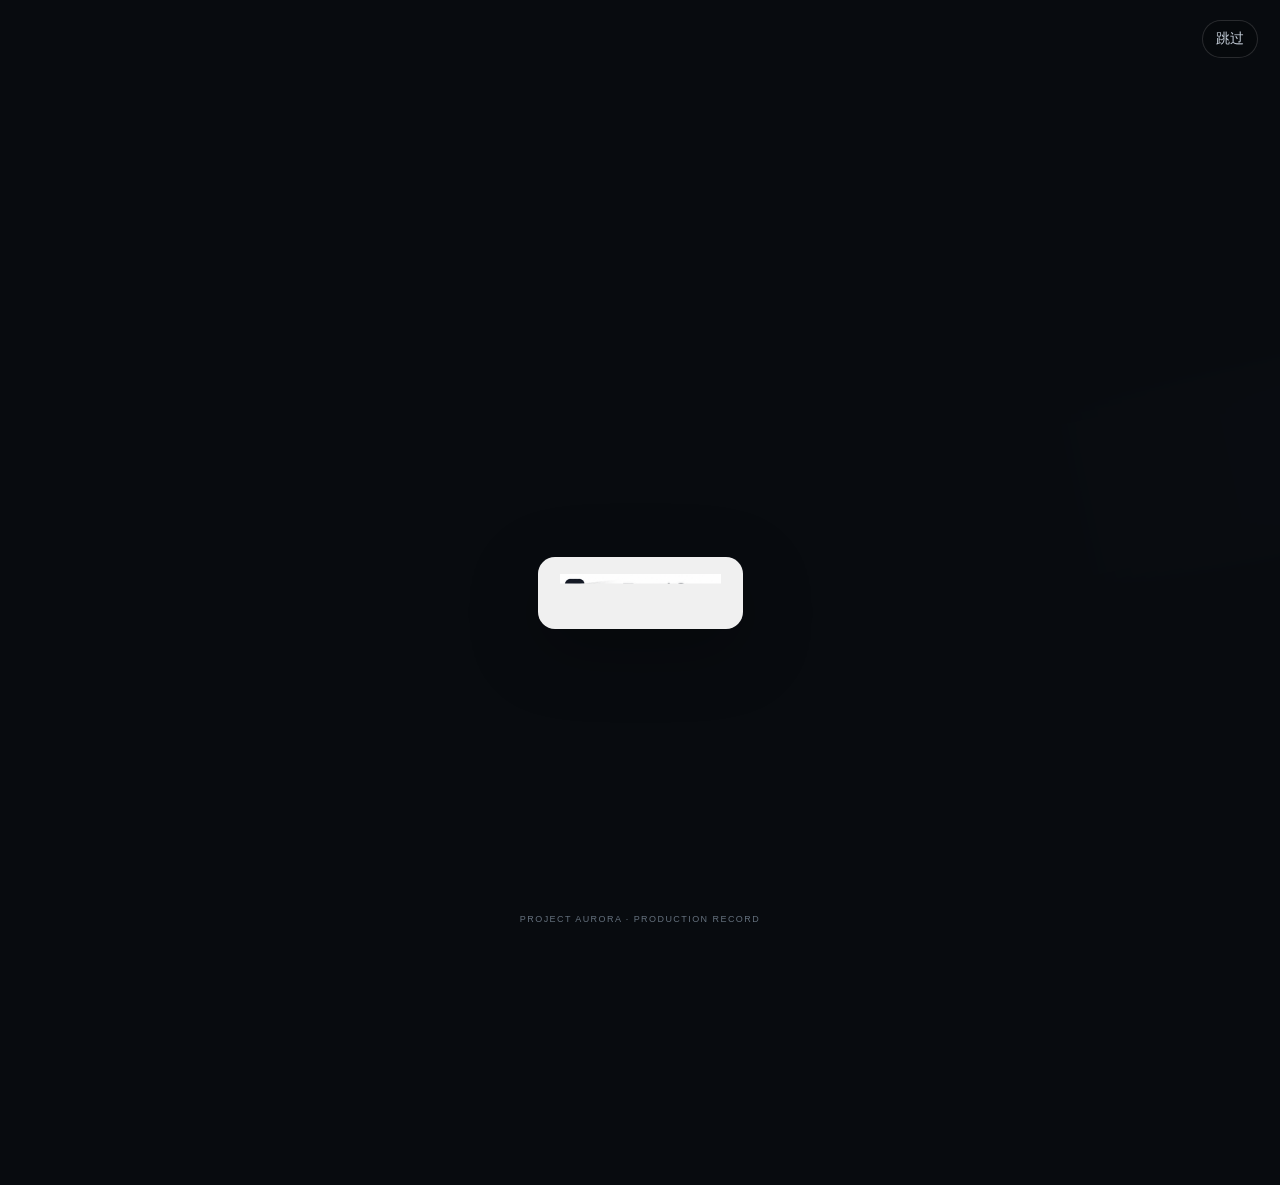
<file: project.html>
<!doctype html><html lang="zh-CN"><head><meta charset="utf-8"><meta name="viewport" content="width=device-width,initial-scale=1"><title>ReelOps · Project Aurora</title><link rel="stylesheet" href="styles.css"><link rel="stylesheet" href="flow.css"><script src="state.js"></script><script defer src="workflow.js"></script><style>
.projectPage{background:#f4f5f6}.projectShell{max-width:1380px;margin:0 auto;padding:38px 36px 110px}.projectHero{display:grid;grid-template-columns:minmax(0,1.35fr) minmax(300px,.65fr);gap:18px}.projectLead,.projectSummary,.projectPanel{background:#fff;border:1px solid var(--line);border-radius:20px}.projectLead{padding:30px;min-height:250px;position:relative;overflow:hidden}.projectLead:after{content:'';position:absolute;width:340px;height:340px;border-radius:50%;right:-150px;top:-170px;background:radial-gradient(circle,rgba(37,99,235,.14),transparent 68%);pointer-events:none}.projectLead h1{font-size:48px;letter-spacing:-.05em;margin:9px 0 12px}.projectLead p{font-size:14px;line-height:1.75;color:var(--muted);max-width:720px}.heroMeta{display:flex;gap:7px;flex-wrap:wrap;margin-top:23px}.projectSummary{padding:23px}.summaryTop{display:flex;justify-content:space-between;align-items:flex-start;gap:12px}.summaryTop h2{font-size:20px;margin:6px 0 0}.phasePill{border:1px solid #cbdcff;background:var(--blue2);color:#214986;border-radius:999px;padding:7px 10px;font-size:10px}.summaryRow{padding:13px 0;border-bottom:1px solid var(--line)}.summaryRow:last-child{border-bottom:0}.summaryRow b{font-size:11px}.summaryRow span{display:block;margin-top:4px;font-size:10px;line-height:1.55;color:var(--muted)}.entryActions{display:grid;grid-template-columns:1fr 1fr;gap:8px;margin-top:14px}.projectGrid{display:grid;grid-template-columns:minmax(0,1fr) 360px;gap:18px;margin-top:18px}.stack{display:grid;gap:18px}.projectPanel{padding:20px}.panelHead{display:flex;justify-content:space-between;align-items:end;gap:14px;margin-bottom:14px}.panelHead h2{font-size:19px;margin:4px 0 0}.panelHead span{font-size:10px;color:var(--muted)}.todayList{display:grid;gap:9px}.todayItem{display:grid;grid-template-columns:38px minmax(0,1fr) auto;gap:12px;align-items:center;border:1px solid #cbdcff;border-radius:14px;padding:13px;background:#fbfdff}.todayNum{width:32px;height:32px;border-radius:10px;display:grid;place-items:center;background:var(--blue2);font-size:10px;color:#2450a0}.todayItem b{font-size:12px}.todayItem p{font-size:10px;color:var(--muted);line-height:1.5;margin:4px 0 0}.todayItem a{font-size:10px;border:1px solid var(--line);border-radius:999px;padding:7px 10px;white-space:nowrap}.stageRail{display:grid;grid-template-columns:repeat(5,1fr);gap:8px}.stage{min-height:112px;border:1px solid var(--line);border-radius:14px;padding:12px;background:#fbfbfa;position:relative}.stage:after{content:'→';position:absolute;right:-9px;top:43%;color:#b8b2ac}.stage:last-child:after{display:none}.stage .n{font-size:9px;color:#999}.stage b{display:block;font-size:11px;margin-top:10px}.stage span{display:block;font-size:9px;color:var(--muted);line-height:1.45;margin-top:6px}.stage.done{background:var(--green2);border-color:#cae5d5}.stage.current{background:var(--blue2);border-color:#cbdcff}.stage.locked{opacity:.47}.healthGrid{display:grid;grid-template-columns:repeat(4,1fr);gap:9px}.health{border:1px solid var(--line);border-radius:14px;padding:13px;background:#fbfbfa;min-height:102px}.health .k{font-size:9px;letter-spacing:.1em;color:var(--muted)}.health strong{display:block;font-size:15px;margin-top:8px}.health span{display:block;font-size:9px;color:var(--muted);line-height:1.45;margin-top:5px}.health.good{background:var(--green2);border-color:#cae5d5}.health.attn{background:#fffaf2;border-color:#eadcc7}.health.wait{background:var(--blue2);border-color:#cbdcff}.recordChain{display:flex;align-items:center;gap:7px;flex-wrap:wrap}.recordObj{border:1px solid var(--line);border-radius:10px;padding:8px 10px;font-size:10px;background:#fff}.recordObj.live{border-color:#cbdcff;background:var(--blue2)}.recordObj.done{border-color:#cae5d5;background:var(--green2)}.recordArrow{font-size:10px;color:#aaa29d}.workspaceGrid{display:grid;grid-template-columns:1fr 1fr;gap:9px}.workspace{display:block;border:1px solid var(--line);border-radius:14px;padding:14px;background:#fff;transition:.16s}.workspace:hover{transform:translateY(-2px);border-color:#bdcae1;box-shadow:0 10px 28px rgba(17,24,39,.06)}.workspace .k{font-size:9px;color:var(--muted);letter-spacing:.08em}.workspace b{display:block;font-size:12px;margin-top:7px}.workspace span{display:block;font-size:9px;color:var(--muted);line-height:1.5;margin-top:5px}.startupProject{position:fixed;inset:0;z-index:1500;background:#080b0f;display:grid;place-items:center;transition:opacity .4s ease}.startupProject.hide{opacity:0;pointer-events:none}.startupProject .beam{position:absolute;width:70vw;height:12vw;background:linear-gradient(90deg,transparent,rgba(64,113,222,.28),rgba(255,255,255,.88));filter:blur(12px);transform:rotate(-12deg) translateX(-70vw);animation:projectBeam 1.6s cubic-bezier(.3,.7,.2,1) forwards}.startupProject .brand{position:relative;z-index:2;background:rgba(255,255,255,.94);padding:17px 22px;border-radius:17px;box-shadow:0 20px 70px rgba(0,0,0,.28);opacity:0;transform:translateY(8px);animation:projectBrand .6s .7s ease forwards}.startupProject .brand img{height:38px;width:auto;display:block}.startupProject .sub{position:absolute;bottom:22%;font-size:9px;letter-spacing:.16em;color:#64707d}.startupProject button{position:absolute;right:22px;top:20px;border:1px solid rgba(255,255,255,.14);color:#c7d1dc;background:rgba(0,0,0,.18);border-radius:999px;padding:9px 13px;cursor:pointer}@keyframes projectBeam{0%{transform:rotate(-12deg) translateX(-70vw);opacity:0}20%{opacity:1}100%{transform:rotate(-12deg) translateX(70vw);opacity:.05}}@keyframes projectBrand{to{opacity:1;transform:none}}@media(max-width:980px){.projectHero,.projectGrid{grid-template-columns:1fr}.stageRail{grid-template-columns:1fr 1fr}.stage:after{display:none}.healthGrid{grid-template-columns:1fr 1fr}}@media(max-width:620px){.projectShell{padding:24px 16px 100px}.projectLead{padding:23px}.projectLead h1{font-size:38px}.stageRail,.healthGrid,.workspaceGrid,.entryActions{grid-template-columns:1fr}.todayItem{grid-template-columns:34px 1fr}.todayItem a{grid-column:2;justify-self:start}}
</style></head><body class="appBody projectPage">
<div class="startupProject" id="projectStartup"><div class="beam"></div><div class="brand"><img src="assets/reelops-logo-crop.png" alt="ReelOps"></div><div class="sub">PROJECT AURORA · PRODUCTION RECORD</div><button id="skipStartup">跳过</button></div>
<header class="appTop"><a href="index.html"><img class="logo-img" src="assets/reelops-logo-crop.png" alt="ReelOps"></a><span class="crumb">Project Aurora / 项目总览</span><div class="right"><span class="pill" id="headerPhase">Pre-production</span><a class="btn" href="studio.html">Studio →</a></div></header>
<main class="projectShell"><section class="projectHero"><div class="projectLead"><div class="eyebrow">PROJECT OVERVIEW · SYSTEM OF RECORD</div><h1>Project Aurora</h1><p>先看项目，再进入角色工作区。这里不替任何岗位完成工作，只回答三个问题：项目现在处于哪里、下一步谁需要动作、哪些确认与交付还没有形成正式记录。</p><div class="heroMeta"><span class="pill">Demo Project</span><span class="pill">Live Action + AIGC + CG / Post</span><span class="pill">30s Master + Social Cutdowns</span><span class="pill" id="heroShot">SHOT 08 · Creative · Internal</span></div></div><aside class="projectSummary"><div class="summaryTop"><div><div class="eyebrow">CURRENT PROJECT</div><h2>生产摘要</h2></div><span class="phasePill" id="summaryPhase">Pre-production</span></div><div class="summaryRow"><b>Creative Direction</b><span id="summaryCreative">Creative Direction V2 · Internal Draft</span></div><div class="summaryRow"><b>SHOT 08 · Hero Reveal</b><span id="summaryShot">Creative · Internal</span></div><div class="summaryRow"><b>Client Decision</b><span id="summaryClient">Creative Direction · Not published</span></div><div class="summaryRow"><b>Delivery</b><span id="summaryDelivery">Waiting for Version Approval</span></div><div class="entryActions"><a class="btn primary" href="studio.html">进入 Studio →</a><a class="btn" href="producer.html">制片控制塔 →</a></div></aside></section>
<div class="projectGrid"><div class="stack"><section class="projectPanel"><div class="panelHead"><div><div class="eyebrow">TODAY · NEXT ACTION</div><h2>现在最重要的一件事</h2></div><span>只显示会改变项目状态的动作</span></div><div class="todayList" id="todayList"></div></section><section class="projectPanel"><div class="panelHead"><div><div class="eyebrow">PROJECT LIFECYCLE</div><h2>项目现在走到哪里</h2></div><span>阶段与角色分开</span></div><div class="stageRail" id="stageRail"></div></section><section class="projectPanel"><div class="panelHead"><div><div class="eyebrow">PRODUCTION HEALTH</div><h2>四个关键生产事实</h2></div><span>确认、现场、版本、交付</span></div><div class="healthGrid" id="healthGrid"></div></section><section class="projectPanel"><div class="panelHead"><div><div class="eyebrow">PRODUCTION RECORD</div><h2>同一条记录链</h2></div><span>不是文件夹，而是对象关系</span></div><div class="recordChain"><span class="recordObj done">Project Aurora</span><span class="recordArrow">→</span><span class="recordObj done">Brief</span><span class="recordArrow">→</span><span class="recordObj live">SHOT 08</span><span class="recordArrow">→</span><span class="recordObj" id="recordAsset">Asset</span><span class="recordArrow">→</span><span class="recordObj" id="recordComposite">Working Composite</span><span class="recordArrow">→</span><span class="recordObj" id="recordVersion">Version</span><span class="recordArrow">→</span><span class="recordObj" id="recordApproval">Approval</span><span class="recordArrow">→</span><span class="recordObj" id="recordDelivery">Delivery</span></div><p class="small" style="margin:13px 0 0">Variant ≠ Asset · Asset ≠ Working Composite · Working Composite ≠ Version · Version ≠ Approval。</p></section></div>
<aside class="stack"><section class="projectPanel"><div class="panelHead"><div><div class="eyebrow">WORKSPACES</div><h2>进入工作位置</h2></div><span>Studio = 角色视角</span></div><div class="workspaceGrid"><a class="workspace" href="producer.html"><div class="k">PRODUCER</div><b>制片统筹</b><span>风险、依赖、下一责任人。</span></a><a class="workspace" href="director.html"><div class="k">DIRECTOR</div><b>导演 / 创意</b><span>Brief、Treatment、Shot Intent。</span></a><a class="workspace" href="live-action.html"><div class="k">CAPTURE</div><b>实拍 + AI</b><span>现场执行与 AI Ready。</span></a><a class="workspace" href="generation.html"><div class="k">AIGC</div><b>生成制作</b><span>Job、Variant、Selected Asset。</span></a><a class="workspace" href="post.html"><div class="k">POST</div><b>后期制作</b><span>Composite、Version、Submit。</span></a><a class="workspace" href="review.html"><div class="k">CLIENT ↗</div><b>客户审阅</b><span>独立的创意与成片决策空间。</span></a></div></section><section class="projectPanel"><div class="eyebrow">PROJECT PRINCIPLE</div><h2 style="font-size:17px;margin:8px 0">复杂留在内部，决策保持清晰。</h2><p class="small" style="font-size:10px">Project Overview 不展示每个工具细节，只保留会改变商业影像生产事实的状态与记录。</p></section></aside></div></main>
<script>
const $=s=>document.querySelector(s),state=()=>ReelOpsState.get();
function next(s){if(!s.creativeSubmitted||s.creativeChangesRequested)return ['director.html','发布 / 修订 Creative Direction','导演 / 创意'];if(!s.creativeApproval)return ['review.html?stage=creative','等待 Creative Approval','客户'];if(!s.aiReady)return ['live-action.html','补齐 AI Ready','实拍 + AI'];if(!s.packageSent)return ['live-action.html','发送 AI Production Package','实拍 + AI'];if(!s.genAsset)return ['generation.html','创建 Selected Asset','AIGC'];if(!s.workingComposite)return ['post.html','建立 Working Composite','后期'];if(!s.v3Submitted)return ['post.html','正式提交 V3','后期'];if(s.v3Submitted&&!s.v3ChangesRequested&&!s.approval)return ['review.html?stage=versions','等待 V3 客户决策','客户'];if(s.v4ChangesRequested)return ['post.html','进入第二轮 Revision · 下一版 V5','后期'];if(s.v3ChangesRequested&&(s.feedbackResolved||0)<3)return ['post.html',`处理 V3 Feedback · ${s.feedbackResolved||0}/3`,'后期'];if(s.v3ChangesRequested&&!s.v4Draft)return ['post.html','生成 V4 Draft','后期'];if(s.v4Draft&&!s.v4Submitted)return ['post.html','正式提交 V4','后期'];if(s.v4Submitted&&!s.approval)return ['review.html?stage=versions','等待 V4 Version Approval','客户'];if(!s.finalMasterReady)return ['delivery.html','生成 Final Master','制片 / 交付'];if((s.deliveryItems||[]).filter(Boolean).length<4)return ['delivery.html','补齐 Deliverables','制片 / 交付'];if(!s.deliveryRecord)return ['delivery.html','创建 Delivery Record','制片统筹'];if(!s.archiveRecord)return ['delivery.html','归档 Project Aurora','制片统筹'];return ['project.html','Project Aurora 已闭环','—']}
const stage=(title,done,current,detail,i)=>`<div class="stage ${done?'done':current?'current':'locked'}"><div class="n">0${i}</div><b>${title}</b><span>${detail}</span></div>`;
function render(){const s=state(),n=next(s),p=ReelOpsState.projectPhase(s),shot=ReelOpsState.shotLabel(s),v=s.approvedVersion||'V4',ready=(s.deliveryItems||[]).filter(Boolean).length,reviewNow=!s.approval&&((s.v3Submitted&&!s.v3ChangesRequested)||s.v4Submitted),postNow=!!(s.genAsset&&!s.v3Submitted||s.v3ChangesRequested&&!s.v4Submitted||s.v4Draft&&!s.v4Submitted||s.v4ChangesRequested);$('#headerPhase').textContent=p;$('#summaryPhase').textContent=p;$('#summaryCreative').textContent=ReelOpsState.creativeLabel(s);$('#summaryShot').textContent=shot;$('#heroShot').textContent='SHOT 08 · '+shot;$('#summaryDelivery').textContent=ReelOpsState.deliveryLabel(s);$('#summaryClient').textContent=s.approval?`${v} · Version Approved`:s.v4ChangesRequested?'V4 · Changes Requested':s.v4Submitted?'V4 · Waiting for client':s.v3ChangesRequested?'V3 · Changes Requested':s.v3Submitted?'V3 · Waiting for client':s.creativeChangesRequested?'Creative Direction · Changes Requested':s.creativeApproval?'Creative Approved · 成片未提交':s.creativeSubmitted?'Creative Direction · Waiting for client':'Creative Direction · Not published';$('#todayList').innerHTML=`<div class="todayItem"><div class="todayNum">01</div><div><b>${n[1]}</b><p>下一责任人 · ${n[2]}</p></div><a href="${n[0]}">打开 →</a></div>`;$('#stageRail').innerHTML=[stage('Creative',!!s.creativeApproval,!s.creativeApproval,'Brief / Treatment / Approval',1),stage('Production',!!s.genAsset,!!s.creativeApproval&&!s.genAsset,'Capture / AI Ready / Asset',2),stage('Post',!!s.approval||!!s.v4Submitted||!!(s.v3Submitted&&!s.v3ChangesRequested),postNow,'Composite / Revision / Version',3),stage('Client Decision',!!s.approval,reviewNow,'V3 / V4 · Review',4),stage('Delivery',!!s.archiveRecord,!!s.approval&&!s.archiveRecord,'Master / Record / Archive',5)].join('');
 const creative=s.creativeApproval?['good','Approved',`${s.creativeVersion||'V2'} 已锁定`]:s.creativeChangesRequested?['attn','Changes Requested','等待导演形成并重新提交下一版 Creative Direction']:s.creativeSubmitted?['wait','Waiting','等待客户创意决策']:['attn','Not published','创意方向尚未发布'];const capture=s.aiReady?['good','AI Ready',s.packageSent?'AI Production Package 已发送':'现场输入已齐套']:s.creativeApproval?['attn','Missing inputs','AI Ready 尚未闭合']:['','Locked','等待 Creative Approval'];const version=s.approval?['good',`${v} Approved`,'Version Approval Record 已形成']:s.v4ChangesRequested?['attn','V4 Changes','下一正式版本应创建 V5']:s.v4Submitted?['wait','V4 In Review','等待客户版本决策']:s.v4Draft?['attn','V4 Draft','尚未正式提交']:s.v3ChangesRequested?['attn','V3 Changes','Revision 正在处理']:s.v3Submitted?['wait','V3 In Review','等待客户首次版本决策']:s.workingComposite?['attn','Composite','内部工作状态']:['','Not ready','尚未形成正式 Version'];const d=s.archiveRecord?['good','Archived','项目记录已闭环']:s.deliveryRecord?['good','Delivered','Delivery Record 已完成']:s.finalMasterReady?['attn',`${ready}/4 Ready`,'Deliverables 尚未闭合']:s.approval?['attn','Final Master Pending',`${v} Approved → Final Master`]:['','Locked','等待 Version Approval'];$('#healthGrid').innerHTML=[["CREATIVE",...creative],["AI READY",...capture],["VERSION",...version],["DELIVERY",...d]].map(x=>`<div class="health ${x[1]}"><div class="k">${x[0]}</div><strong>${x[2]}</strong><span>${x[3]}</span></div>`).join('');const set=(id,c)=>{$(id).className='recordObj '+c};set('#recordAsset',s.genAsset?'done':s.packageSent?'live':'');set('#recordComposite',s.workingComposite?'done':s.genAsset?'live':'');set('#recordVersion',s.v3Submitted||s.v4Submitted||s.v4ChangesRequested||s.approval?'done':s.workingComposite?'live':'');set('#recordApproval',s.approval?'done':reviewNow?'live':'');set('#recordDelivery',s.deliveryRecord||s.archiveRecord?'done':s.approval?'live':'')}
render();window.addEventListener('reelops:state',()=>setTimeout(render,0));const startup=$('#projectStartup');function hideStartup(){startup.classList.add('hide');sessionStorage.setItem('reelops_startup_seen','1')}$('#skipStartup').onclick=hideStartup;if(sessionStorage.getItem('reelops_startup_seen')||matchMedia('(prefers-reduced-motion: reduce)').matches)hideStartup();else setTimeout(hideStartup,2100);
</script></body></html>
</file>
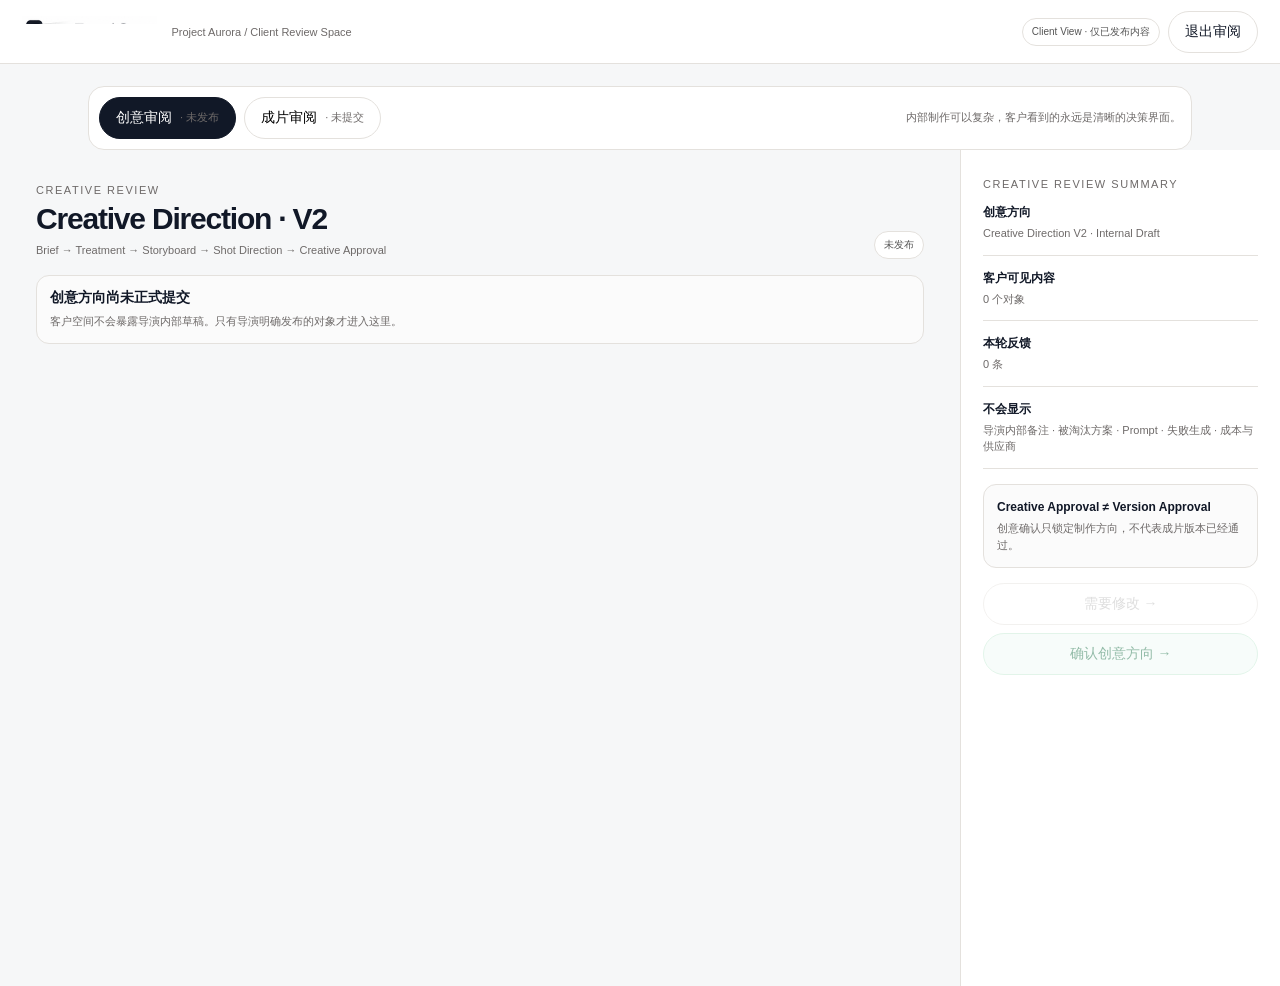
<file: review.html>
<!doctype html><html lang="zh-CN"><head><meta charset="utf-8"><meta name="viewport" content="width=device-width,initial-scale=1"><title>ReelOps · 客户审阅空间</title><link rel="stylesheet" href="styles.css"><link rel="stylesheet" href="flow.css"><script src="state.js"></script></head><body class="appBody reviewPage">
<header class="appTop"><a href="index.html"><img class="logo-img" src="assets/reelops-logo-crop.png" alt="ReelOps"></a><span class="crumb">Project Aurora / Client Review Space</span><div class="right"><span class="pill">Client View · 仅已发布内容</span><a class="btn" href="index.html">退出审阅</a></div></header>
<div style="max-width:1160px;margin:22px auto 0;padding:0 28px"><div class="panel" style="padding:10px;display:flex;align-items:center;gap:8px;flex-wrap:wrap"><button class="btn stageBtn" data-stage="creative">创意审阅 <span id="creativeStageState" class="small"></span></button><button class="btn stageBtn" data-stage="versions">成片审阅 <span id="versionStageState" class="small"></span></button><span class="small" style="margin-left:auto">内部制作可以复杂，客户看到的永远是清晰的决策界面。</span></div></div>

<div id="creativeStage" class="reviewStage"><div class="appShell"><main class="appMain"><div class="eyebrow">CREATIVE REVIEW</div><div class="reviewHero"><div><h1 class="reviewTitle">Creative Direction · <span id="creativeVersion">V2</span></h1><div class="small">Brief → Treatment → Storyboard → Shot Direction → Creative Approval</div></div><div class="pill" id="creativeBadge">未发布</div></div>
<div id="creativeNotPublished" class="notice" style="margin-top:16px"><b>创意方向尚未正式提交</b><p class="small" style="margin:6px 0 0">客户空间不会暴露导演内部草稿。只有导演明确发布的对象才进入这里。</p></div>
<section id="creativeContents" style="margin-top:16px;display:none"><div id="shareBrief" class="panel" style="margin-bottom:12px"><div class="eyebrow">BRIEF SUMMARY · 客户可见</div><h2 style="font-size:20px;margin:8px 0">本次 Hero Reveal 要建立高端、真实、克制的品牌时刻。</h2><p class="muted" style="line-height:1.7">人物与产品保持真实，环境可以通过 AIGC 延展；交付需要兼顾 16:9 Master 与 9:16 Social。</p></div>
<div id="shareTreatment" class="panel" style="margin-bottom:12px"><div class="eyebrow">TREATMENT</div><div class="infoGrid" style="margin-top:10px"><div><h3 style="margin:0 0 6px">创意方向</h3><p class="small">从真实暗部进入暖金侧光，空间逐步打开，但不过度科技化。</p></div><div><h3 style="margin:0 0 6px">视觉原则</h3><p class="small">Real performance · restrained expansion · warm-gold contrast.</p></div></div></div>
<div id="shareStoryboard" class="panel" style="margin-bottom:12px"><div style="display:flex;justify-content:space-between;gap:12px"><div><div class="eyebrow">STORYBOARD / SHOT PLAN</div><h2 style="font-size:20px;margin:8px 0">SHOT 08 · Hero Reveal</h2></div><span class="pill">12s</span></div><div class="mediaWide"></div><div class="three" style="margin-top:12px"><div class="sourceCard"><div class="eyebrow">0–4s</div><h3>进入暗部</h3><p>保持人物真实轮廓。</p></div><div class="sourceCard"><div class="eyebrow">4–10s</div><h3>侧光建立</h3><p>暖金主光，环境空间开始延展。</p></div><div class="sourceCard"><div class="eyebrow">10–12s</div><h3>Hero Reveal</h3><p>产品与人物进入最终构图。</p></div></div></div>
<div id="shareReference" class="panel"><div class="eyebrow">SELECTED REFERENCES · 客户可见</div><div class="three" style="margin-top:10px"><div class="sourceCard"><h3>灯光</h3><p>暖金侧光 / 高反差</p></div><div class="sourceCard"><h3>构图</h3><p>人物轮廓成为视觉中心</p></div><div class="sourceCard"><h3>环境</h3><p>真实空间 + 克制延展</p></div></div></div></section>
<form id="creativeFeedbackForm" class="composer" style="display:none"><textarea id="creativeFeedbackText" placeholder="对创意方向添加反馈，例如：空间可以再克制一点"></textarea><div class="composerFoot"><span class="small">反馈将绑定 Creative Direction · <span id="creativeVersion2">V2</span></span><button class="btn blue" type="submit">添加创意反馈</button></div></form></main>
<aside class="sidePanel"><div class="eyebrow">CREATIVE REVIEW SUMMARY</div><div class="stateBlock"><b>创意方向</b><span id="creativeStatus">Internal Draft</span></div><div class="stateBlock"><b>客户可见内容</b><span id="visibleCount">0 个对象</span></div><div class="stateBlock"><b>本轮反馈</b><span id="creativeFeedbackCount">0 条</span></div><div class="stateBlock"><b>不会显示</b><span>导演内部备注 · 被淘汰方案 · Prompt · 失败生成 · 成本与供应商</span></div><div class="notice" style="margin-top:15px"><b style="font-size:12px">Creative Approval ≠ Version Approval</b><p class="small" style="margin:6px 0 0">创意确认只锁定制作方向，不代表成片版本已经通过。</p></div><div class="reviewActions"><button class="btn" id="creativeChanges">需要修改 →</button><button class="btn green" id="creativeApprove">确认创意方向 →</button></div></aside></div></div>

<div id="versionsStage" class="reviewStage" style="display:none"><div class="appShell"><main class="appMain"><div class="eyebrow">VERSION REVIEW · SHOT 08 · HERO REVEAL</div><div class="reviewHero"><div><h1 class="reviewTitle" id="reviewTitle">成片审阅 · 等待正式版本</h1><div class="small" id="versionHeroSub">Working Composite 与内部测试不会出现在客户空间。</div></div><div class="small">仅正式提交 Version · 客户可见</div></div>
<div id="versionLocked" class="notice" style="margin-top:16px"><b>成片版本尚未正式提交</b><p class="small" style="margin:6px 0 0">只有 Post 正式提交的 Version 才能进入客户决策。内部 Working Composite 不是 Version。</p></div>
<div id="versionContent" style="display:none"><div class="panel" style="margin-top:16px;padding:12px"><div class="reviewScreen"><button id="play" class="playBtn" aria-label="播放">▶</button></div><div style="padding:12px 2px 2px"><div class="timeline"></div><div style="display:flex;justify-content:space-between;margin-top:7px" class="small"><span>00:12</span><span>00:28</span></div></div></div>
<div id="firstReviewNote" class="notice" style="margin-top:14px;display:none"><b>首次正式版本审阅</b><p class="small" style="margin:6px 0 0">此时可以直接确认 V3，或者提出修改。客户做出“需要修改”决策之前，Post 不会预先出现任何 V3 Feedback。</p></div>
<div class="reviewTabs" id="versionTabs"><button class="active" data-tab="changes">本轮修改</button><button data-tab="compare">V3 / V4 对比</button><button data-tab="history">版本记录</button></div>
<section class="reviewPanel active" data-panel="changes"><div id="revisionSummary"><div class="reviewChange"><b>00:12</b><div><b>主体进入时间已提前</b><div class="small">来自 V3：主体提前一点进入。</div></div><span class="small">已处理 ✓</span></div><div class="reviewChange"><b>00:18</b><div><b>背景层次已降低</b><div class="small">来自 V3：背景层次再弱一点。</div></div><span class="small">已处理 ✓</span></div><div class="reviewChange"><b>00:24</b><div><b>最后停留已延长 1 秒</b><div class="small">来自 V3：最后停留多 1 秒。</div></div><span class="small">已处理 ✓</span></div></div><form id="feedbackForm" class="composer"><textarea id="feedbackText" placeholder="在当前时间点添加反馈，例如：主体再提前半秒进入"></textarea><div class="composerFoot"><span class="small">反馈将绑定当前正式 Version · 00:12</span><button class="btn blue" type="submit">添加反馈</button></div></form></section>
<section class="reviewPanel" data-panel="compare"><div class="infoGrid"><div class="panel"><div class="mediaWide compareOld"></div><h3 style="margin:10px 0 4px">V3</h3><div class="small">Changes Requested · 3 条反馈</div></div><div class="panel"><div class="mediaWide compareNew"></div><h3 style="margin:10px 0 4px">V4</h3><div class="small">修订后的正式版本</div></div></div><p class="small">客户只比较正式提交的 Version；Working Composite、失败 Variant、Prompt 与内部备注均不显示。</p></section>
<section class="reviewPanel" data-panel="history"><div id="versionHistory"></div></section></div></main>
<aside class="sidePanel"><div class="eyebrow">VERSION REVIEW SUMMARY</div><div class="stateBlock"><b>正在审阅</b><span id="reviewVersion">尚未提交</span></div><div class="stateBlock"><b>上一轮反馈</b><span id="previousFeedback">—</span></div><div class="stateBlock"><b>本轮新增反馈</b><span id="feedbackCount">0 条</span></div><div class="stateBlock"><b>审阅权限</b><span>只能查看明确分享的正式版本</span></div><div class="notice" id="versionNotice" style="margin-top:15px"><b style="font-size:12px">VERSION REVIEW</b><p class="small" style="margin:6px 0 0">等待 Post 正式提交 Version。</p></div><div class="reviewActions"><button class="btn" id="changes">需要修改 →</button><button class="btn green" id="approve">确认版本 →</button></div><p class="small">确认会创建独立 Version Approval Record。</p><a id="deliveryLink" class="btn primary" href="delivery.html" style="width:100%;display:none">进入交付与归档 →</a></aside></div></div>
<div class="toast" id="toast"></div>
<script>
const $=s=>document.querySelector(s), $$=s=>[...document.querySelectorAll(s)], state=()=>ReelOpsState.get();
function toast(t){const e=$('#toast');if(!e)return;e.textContent=t;e.classList.add('show');setTimeout(()=>e.classList.remove('show'),1600)}
function setStage(name){$$('.reviewStage').forEach(e=>e.style.display='none');$('#'+name+'Stage').style.display='block';$$('.stageBtn').forEach(b=>b.classList.toggle('primary',b.dataset.stage===name));history.replaceState(null,'','?stage='+name)}
$$('.stageBtn').forEach(b=>b.onclick=()=>setStage(b.dataset.stage));
function renderCreative(){const s=state(),sh=s.creativeShared||{},published=!!(s.creativeSubmitted||s.creativeChangesRequested||s.creativeApproval),creativeDecision=!!(s.creativeSubmitted&&!s.creativeApproval&&!s.creativeChangesRequested);$('#creativeVersion').textContent=s.creativeVersion||'V2';$('#creativeVersion2').textContent=s.creativeVersion||'V2';$('#creativeFeedbackCount').textContent=(s.newCreativeFeedback||0)+' 条';let visible=0;[['brief','#shareBrief'],['treatment','#shareTreatment'],['storyboard','#shareStoryboard'],['reference','#shareReference']].forEach(([k,sel])=>{const on=published&&!!sh[k],el=$(sel);if(el)el.style.display=on?'block':'none';if(on)visible++});$('#visibleCount').textContent=visible+' 个对象';$('#creativeNotPublished').style.display=published?'none':'block';$('#creativeContents').style.display=published?'block':'none';$('#creativeFeedbackForm').style.display=creativeDecision?'block':'none';$('#creativeApprove').disabled=!creativeDecision;$('#creativeChanges').disabled=!creativeDecision;$('#creativeBadge').textContent=s.creativeApproval?'已确认':s.creativeChangesRequested?'需要修改':s.creativeSubmitted?'待客户确认':'未发布';$('#creativeStatus').textContent=ReelOpsState.creativeLabel(s);$('#creativeStageState').textContent=s.creativeApproval?'· 已确认':s.creativeChangesRequested?'· Revision 中':s.creativeSubmitted?'· 待确认':'· 未发布'}
$('#creativeFeedbackForm').onsubmit=e=>{e.preventDefault();const text=$('#creativeFeedbackText').value.trim();if(!text)return toast('请输入具体创意反馈');const s=state();if(s.creativeChangesRequested||s.creativeApproval)return;ReelOpsState.set({newCreativeFeedback:(s.newCreativeFeedback||0)+1});$('#creativeFeedbackText').value='';toast('反馈已绑定 Creative Direction '+s.creativeVersion)};
$('#creativeChanges').onclick=()=>{const s=state();if(!s.creativeSubmitted||s.creativeApproval||s.creativeChangesRequested)return;ReelOpsState.set({creativeChangesRequested:true,creativeApproval:false});toast('Creative Changes Requested 已记录')};
$('#creativeApprove').onclick=()=>{const s=state();if(!s.creativeSubmitted||s.creativeApproval||s.creativeChangesRequested)return;ReelOpsState.set({creativeApproval:true,creativeApprovalAt:new Date().toISOString(),creativeChangesRequested:false});toast('Creative Approval Record 已创建')};
let playing=false;$('#play').onclick=()=>{playing=!playing;$('#play').textContent=playing?'Ⅱ':'▶';const s=state(),v=s.v4Submitted||s.v4ChangesRequested?'V4':'V3';toast(playing?'正在播放 '+v:v+' 已暂停在 00:12')};
$$('.reviewTabs button').forEach(b=>b.onclick=()=>{$$('.reviewTabs button').forEach(x=>x.classList.remove('active'));$$('.reviewPanel').forEach(x=>x.classList.remove('active'));b.classList.add('active');$('[data-panel="'+b.dataset.tab+'"]').classList.add('active')});
function renderVersions(){const s=state(),approved=s.approval?(s.approvedVersion||'V4'):null,v4=!!(s.v4Submitted||s.v4ChangesRequested||approved==='V4'),v3=!!(s.v3Submitted||s.v3ChangesRequested||approved==='V3'||v4),published=!!(v3||v4||approved),current=approved||(v4?'V4':v3?'V3':null),v3Pending=!!(s.v3Submitted&&!s.v3ChangesRequested&&!s.v4Submitted&&!s.v4ChangesRequested&&!s.approval),v4Pending=!!(s.v4Submitted&&!s.v4ChangesRequested&&!s.approval);
 $('#versionLocked').style.display=published?'none':'block';$('#versionContent').style.display=published?'block':'none';$('#feedbackCount').textContent=(s.newClientFeedback||0)+' 条';$('#firstReviewNote').style.display=v3Pending?'block':'none';$('#versionTabs').style.display=v4?'flex':'none';$('#revisionSummary').style.display=v4?'block':'none';$('#feedbackForm').style.display=(v3Pending||v4Pending)?'block':'none';
 const canDecide=v3Pending||v4Pending;$('#approve').disabled=!canDecide;$('#changes').disabled=!canDecide;$('#deliveryLink').style.display=s.approval?'inline-flex':'none';
 if(s.approval){$('#reviewTitle').textContent=current+' · 已确认';$('#reviewVersion').textContent='SHOT 08 · '+current+' · Approved';$('#versionStageState').textContent='· 已确认';$('#versionHeroSub').textContent='Version Approval 已形成独立记录；下一步进入 Final Master 与交付。';$('#approve').textContent=current+' 已确认 ✓';$('#previousFeedback').textContent=current==='V4'?'V3 · 3 / 3 已处理':'无 · V3 直接通过';}
 else if(s.v4ChangesRequested){$('#reviewTitle').textContent='V4 · 已要求修改';$('#reviewVersion').textContent='SHOT 08 · V4 · Changes Requested';$('#versionStageState').textContent='· V4 Revision';$('#versionHeroSub').textContent='正式 Version 不覆盖；下一次正式提交应创建 V5。';$('#previousFeedback').textContent='V3 · 3 / 3 已处理';}
 else if(s.v4Submitted){$('#reviewTitle').textContent='V4 · 待客户确认';$('#reviewVersion').textContent='SHOT 08 · V4 · In Review';$('#versionStageState').textContent='· V4 待确认';$('#versionHeroSub').textContent='V3 的 3 条反馈已闭合；当前是修订后的正式版本。';$('#approve').textContent='确认 V4 →';$('#previousFeedback').textContent='V3 · 3 / 3 已处理';}
 else if(s.v3ChangesRequested){$('#reviewTitle').textContent='V3 · 已要求修改';$('#reviewVersion').textContent='SHOT 08 · V3 · Changes Requested';$('#versionStageState').textContent='· Revision 中';$('#versionHeroSub').textContent='反馈已绑定 V3 并同步回 Post；等待 V4 正式提交。';$('#previousFeedback').textContent='V3 · 3 条修改已创建';}
 else if(s.v3Submitted){$('#reviewTitle').textContent='V3 · 待客户确认';$('#reviewVersion').textContent='SHOT 08 · V3 · In Review';$('#versionStageState').textContent='· V3 待确认';$('#versionHeroSub').textContent='这是本轮 Revision Cycle 的第一个正式 Version。';$('#approve').textContent='确认 V3 →';$('#previousFeedback').textContent='无 · 首次正式审阅';}
 else{$('#reviewTitle').textContent='成片审阅 · 等待正式版本';$('#reviewVersion').textContent='尚未提交';$('#versionStageState').textContent='· 未提交';$('#previousFeedback').textContent='—'}
 const notice=$('#versionNotice'),nb=notice.querySelector('b'),np=notice.querySelector('p');if(s.approval){nb.textContent='VERSION APPROVAL RECORD';np.textContent=current+' 已由客户确认。该 Approval 独立于 Version 对象。'}else if(s.v4ChangesRequested){nb.textContent='V4 · CHANGES REQUESTED';np.textContent='下一正式版本应创建 V5；当前概念 Demo 不继续模拟第二轮 Revision。'}else if(s.v4Submitted){nb.textContent='V4 修改摘要';np.textContent='人物进入提前；背景层次减弱；最后停留延长 1 秒。'}else if(s.v3ChangesRequested){nb.textContent='V3 修改请求';np.textContent='3 条反馈已经成为正式 Revision Input，并全部绑定 SHOT 08 · V3。'}else if(s.v3Submitted){nb.textContent='V3 首次正式审阅';np.textContent='可以直接确认 V3，或者提出修改。此刻 Post 还没有任何 V3 Feedback。'}else{nb.textContent='VERSION REVIEW';np.textContent='等待后期正式提交 Version。内部 Working Composite 不会显示给客户。'}
 const history=[];if(s.v4Submitted||s.v4ChangesRequested||approved==='V4')history.push(`<div class="feedbackItem"><b>V4 · ${approved==='V4'?'Approved':s.v4ChangesRequested?'Changes Requested':'In Review'}</b><div class="small">由 V3 Feedback Revision 形成</div></div>`);if(s.v3Submitted)history.push(`<div class="feedbackItem"><b>V3 · ${approved==='V3'?'Approved':s.v3ChangesRequested?'Changes Requested':'In Review'}</b><div class="small">第一个正式提交版本</div></div>`);$('#versionHistory').innerHTML=history.join('')||'<div class="small">尚无正式 Version 记录。</div>';
}
$('#feedbackForm').onsubmit=e=>{e.preventDefault();const text=$('#feedbackText').value.trim();if(!text)return toast('请输入具体反馈');const s=state(),v3Pending=!!(s.v3Submitted&&!s.v3ChangesRequested&&!s.v4Submitted&&!s.v4ChangesRequested&&!s.approval),v4Pending=!!(s.v4Submitted&&!s.v4ChangesRequested&&!s.approval);if(!v3Pending&&!v4Pending)return toast('当前没有待决策的正式 Version');ReelOpsState.set({newClientFeedback:(s.newClientFeedback||0)+1});$('#feedbackText').value='';toast('反馈已绑定当前正式 Version · 00:12')};
$('#changes').onclick=()=>{const s=state();if(s.v3Submitted&&!s.v3ChangesRequested&&!s.v4Submitted&&!s.approval){ReelOpsState.set({v3ChangesRequested:true,v3ChangesAt:new Date().toISOString(),feedbackResolvedItems:[false,false,false],newClientFeedback:3});toast('V3 修改请求已记录，3 条反馈已同步回 Post');setTimeout(()=>location.href='post.html',550);return}if(s.v4Submitted&&!s.approval){ReelOpsState.set({v4ChangesRequested:true,newClientFeedback:Math.max(1,s.newClientFeedback||0)});toast('V4 修改请求已记录；下一正式版本应为 V5');setTimeout(()=>location.href='post.html',550)}};
$('#approve').onclick=()=>{const s=state();if(s.v4Submitted&&!s.approval){ReelOpsState.set({approval:true,approvedVersion:'V4',approvalAt:new Date().toISOString()});toast('V4 Version Approval Record 已创建');return}if(s.v3Submitted&&!s.v3ChangesRequested&&!s.approval){ReelOpsState.set({approval:true,approvedVersion:'V3',approvalAt:new Date().toISOString()});toast('V3 Version Approval Record 已创建')}};
function render(){renderCreative();renderVersions()}
render();window.addEventListener('reelops:state',()=>setTimeout(render,0));const qs=new URLSearchParams(location.search),requested=qs.get('stage');setStage(requested==='creative'||requested==='versions'?requested:(state().v3Submitted||state().v3ChangesRequested||state().v4Submitted||state().v4ChangesRequested||state().approval?'versions':'creative'));
</script></body></html>
</file>
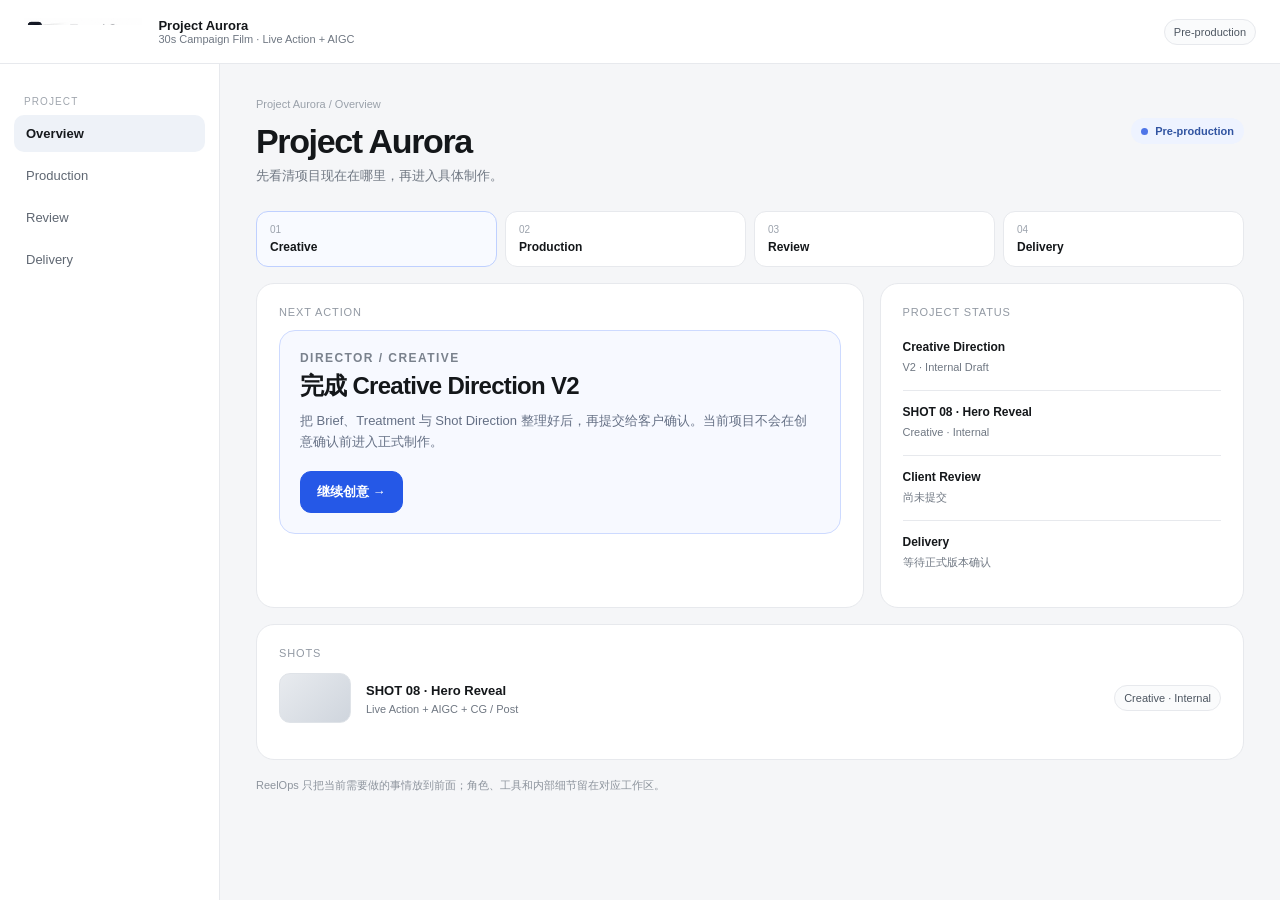
<file: studio.html>
<!doctype html><html lang="zh-CN"><head><meta charset="utf-8"><meta name="viewport" content="width=device-width,initial-scale=1"><title>Project Aurora · ReelOps</title><link rel="stylesheet" href="product-v1.css"><script src="state.js"></script></head><body class="pv1-app">
<header class="pv1-appbar"><div class="inner"><a href="index.html"><img class="pv1-logo" src="assets/reelops-logo-crop.png" alt="ReelOps"></a><div><div class="project-name">Project Aurora</div><div class="project-meta">30s Campaign Film · Live Action + AIGC</div></div><div class="pv1-spacer"></div><span class="pv1-pill" id="topPhase">Pre-production</span></div></header>
<div class="pv1-shell">
  <aside class="pv1-side"><div class="group">PROJECT</div><nav class="pv1-nav"><a class="active" href="studio.html">Overview</a><a href="live-action.html">Production</a><a href="review.html">Review</a><a href="delivery.html">Delivery</a></nav></aside>
  <main class="pv1-main">
    <div class="pv1-breadcrumb">Project Aurora / Overview</div>
    <div class="pv1-pagehead"><div><h1>Project Aurora</h1><p>先看清项目现在在哪里，再进入具体制作。</p></div><span class="pv1-status" id="phaseStatus">Pre-production</span></div>
    <div class="pv1-progress">
      <div class="pv1-step current" id="step1"><div class="k">01</div><b>Creative</b></div>
      <div class="pv1-step" id="step2"><div class="k">02</div><b>Production</b></div>
      <div class="pv1-step" id="step3"><div class="k">03</div><b>Review</b></div>
      <div class="pv1-step" id="step4"><div class="k">04</div><b>Delivery</b></div>
    </div>
    <div class="pv1-grid">
      <section class="pv1-panel"><div class="pv1-panel-title">Next action</div><div class="pv1-action"><div class="pv1-kicker" id="nextOwner">DIRECTOR / CREATIVE</div><h2 id="nextTitle">完成 Creative Direction V2</h2><p id="nextCopy">把 Brief、Treatment 与 Shot Direction 整理好后，再提交给客户确认。当前项目不会在创意确认前进入正式制作。</p><a class="pv1-btn blue" id="nextLink" href="director.html">继续创意 →</a></div></section>
      <aside class="pv1-panel"><div class="pv1-panel-title">Project status</div><div class="pv1-facts"><div class="pv1-fact"><b>Creative Direction</b><span id="creativeState">V2 · Internal Draft</span></div><div class="pv1-fact"><b>SHOT 08 · Hero Reveal</b><span id="shotState">Creative · Internal</span></div><div class="pv1-fact"><b>Client Review</b><span id="clientState">尚未提交</span></div><div class="pv1-fact"><b>Delivery</b><span id="deliveryState">等待正式版本确认</span></div></div></aside>
    </div>
    <section class="pv1-panel" style="margin-top:16px"><div class="pv1-panel-title">Shots</div><div class="pv1-shotrow"><div class="pv1-thumb"></div><div><b>SHOT 08 · Hero Reveal</b><p>Live Action + AIGC + CG / Post</p></div><span class="pv1-pill" id="shotPill">Creative · Internal</span></div></section>
    <div class="pv1-bottom-note">ReelOps 只把当前需要做的事情放到前面；角色、工具和内部细节留在对应工作区。</div>
  </main>
</div>
<script>
const s=ReelOpsState.get();
const phase=ReelOpsState.projectPhase(s);document.getElementById('topPhase').textContent=phase;document.getElementById('phaseStatus').textContent=phase;
document.getElementById('creativeState').textContent=ReelOpsState.creativeLabel(s).replace('Creative Direction ','');
const shot=ReelOpsState.shotLabel(s);document.getElementById('shotState').textContent=shot;document.getElementById('shotPill').textContent=shot;
function nextAction(){
 if(!s.creativeSubmitted)return ['DIRECTOR / CREATIVE','完成 Creative Direction V2','把 Brief、Treatment 与 Shot Direction 整理好后，再提交给客户确认。当前项目不会在创意确认前进入正式制作。','director.html','继续创意 →'];
 if(!s.creativeApproval)return ['CLIENT REVIEW','等待客户确认创意方向','客户只看到已经发布的创意内容。确认后，项目才进入正式制作。','review.html?stage=creative','进入客户审阅 →'];
 if(!s.packageSent)return ['PRODUCTION','准备 SHOT 08 制作','完成实拍与 AI Ready，并把正式制作包发送给生成环节。','live-action.html','进入制作 →'];
 if(!s.genAsset)return ['AIGC','选择进入制作的 Asset','从生成结果里选择真正进入 SHOT 08 的素材。','generation.html','进入 AIGC →'];
 if(!s.v3Submitted)return ['POST','形成并提交正式版本','先建立 Working Composite，再把正式 V3 提交客户。','post.html','进入后期 →'];
 if(!s.approval)return ['CLIENT REVIEW','等待正式版本决策','所有正式反馈都绑定当前 Version；确认后再进入交付。','review.html?stage=versions','进入版本审阅 →'];
 return ['DELIVERY','完成项目交付','生成 Final Master，准备交付文件并形成 Delivery Record。','delivery.html','进入交付 →'];
}
const a=nextAction();document.getElementById('nextOwner').textContent=a[0];document.getElementById('nextTitle').textContent=a[1];document.getElementById('nextCopy').textContent=a[2];document.getElementById('nextLink').href=a[3];document.getElementById('nextLink').textContent=a[4];
document.getElementById('clientState').textContent=s.approval?'正式版本已确认':s.v3Submitted||s.v4Submitted?'等待版本决策':s.creativeApproval?'创意已确认':s.creativeSubmitted?'等待创意确认':'尚未提交';
document.getElementById('deliveryState').textContent=s.delivered?'已交付':s.approval?'待准备交付':'等待正式版本确认';
const order={"Pre-production":1,"Production":2,"Review":3,"Approved":4,"Delivery":4,"Archived":4};const active=order[phase]||1;for(let i=1;i<=4;i++){const el=document.getElementById('step'+i);el.classList.toggle('current',i===active);el.classList.toggle('done',i<active)}
</script></body></html>
</file>
<file: product-v1.css>
:root{--bg:#f5f6f8;--surface:#fff;--text:#14171a;--muted:#6f7782;--line:#e7e9ed;--blue:#2558e7;--blue-soft:#eef3ff;--green:#1f8f5f;--green-soft:#edf8f2;--radius:18px;--shadow:0 12px 34px rgba(18,27,45,.07)}*{box-sizing:border-box}html{scroll-behavior:smooth}body{margin:0;background:var(--bg);color:var(--text);font-family:Inter,-apple-system,BlinkMacSystemFont,"Segoe UI","PingFang SC","Microsoft YaHei",sans-serif;-webkit-font-smoothing:antialiased}a{color:inherit;text-decoration:none}button,a{transition:background .16s ease,border-color .16s ease,transform .16s ease,color .16s ease}.pv1-top{height:68px;background:rgba(255,255,255,.94);border-bottom:1px solid var(--line);display:flex;align-items:center;position:sticky;top:0;z-index:20;backdrop-filter:blur(14px)}.pv1-top .inner{width:min(1180px,calc(100% - 40px));margin:auto;display:flex;align-items:center;gap:24px}.pv1-logo{height:28px;width:auto;display:block}.pv1-links{display:flex;gap:22px;margin-left:22px;font-size:13px;color:#5c6470}.pv1-links a:hover{color:#111}.pv1-spacer{flex:1}.pv1-btn{display:inline-flex;align-items:center;justify-content:center;min-height:42px;padding:0 16px;border:1px solid var(--line);border-radius:11px;background:#fff;font-size:13px;font-weight:650;cursor:pointer}.pv1-btn:hover{border-color:#cdd2d9;transform:translateY(-1px)}.pv1-btn.primary{background:var(--text);color:white;border-color:var(--text)}.pv1-btn.primary:hover{background:#23282e}.pv1-btn.blue{background:var(--blue);border-color:var(--blue);color:#fff}.pv1-btn.blue:hover{background:#1e4bca}.pv1-home{max-width:1180px;margin:auto;padding:82px 20px 64px}.pv1-hero{display:grid;grid-template-columns:minmax(0,1.05fr) minmax(360px,.95fr);gap:54px;align-items:center;min-height:560px}.pv1-kicker{font-size:12px;letter-spacing:.12em;text-transform:uppercase;color:#7a828d;font-weight:700}.pv1-hero h1{font-size:58px;line-height:1.02;letter-spacing:-.055em;margin:16px 0 20px;max-width:720px}.pv1-hero p{font-size:17px;line-height:1.75;color:var(--muted);max-width:650px;margin:0}.pv1-actions{display:flex;gap:10px;margin-top:30px;flex-wrap:wrap}.pv1-preview{background:var(--surface);border:1px solid var(--line);border-radius:24px;padding:20px;box-shadow:var(--shadow)}.pv1-preview-head{display:flex;justify-content:space-between;gap:16px;align-items:flex-start}.pv1-preview h3{font-size:22px;margin:5px 0 0}.pv1-status{display:inline-flex;align-items:center;gap:7px;background:var(--blue-soft);color:#3154a1;border-radius:999px;padding:7px 10px;font-size:11px;font-weight:700}.pv1-status:before{content:"";width:7px;height:7px;border-radius:50%;background:#4e75e8}.pv1-next{margin-top:18px;border:1px solid #dbe4ff;background:#f8faff;border-radius:16px;padding:18px}.pv1-next .label{font-size:11px;color:#6f7da4;text-transform:uppercase;letter-spacing:.1em}.pv1-next b{display:block;font-size:17px;margin:7px 0}.pv1-next p{font-size:12px;line-height:1.6;margin:0;color:#697386}.pv1-shot{margin-top:12px;border:1px solid var(--line);border-radius:15px;padding:15px;display:grid;grid-template-columns:1fr auto;gap:16px;align-items:center}.pv1-shot b{font-size:14px}.pv1-shot span{display:block;color:var(--muted);font-size:11px;margin-top:5px}.pv1-pill{font-size:11px;color:#4d5661;border:1px solid var(--line);border-radius:999px;padding:6px 9px;background:#fafbfc}.pv1-section{max-width:1180px;margin:0 auto;padding:74px 20px}.pv1-section h2{font-size:38px;letter-spacing:-.04em;margin:10px 0 12px}.pv1-section>p{max-width:720px;color:var(--muted);font-size:15px;line-height:1.7;margin:0}.pv1-four{display:grid;grid-template-columns:repeat(4,1fr);gap:14px;margin-top:30px}.pv1-card{background:#fff;border:1px solid var(--line);border-radius:18px;padding:20px;min-height:160px}.pv1-card .n{font-size:11px;color:#9aa0a8}.pv1-card h3{font-size:18px;margin:28px 0 8px}.pv1-card p{font-size:12px;line-height:1.6;color:var(--muted);margin:0}.pv1-split{display:grid;grid-template-columns:1fr 1fr;gap:18px;margin-top:28px}.pv1-pane{background:#fff;border:1px solid var(--line);border-radius:18px;padding:24px}.pv1-pane h3{font-size:20px;margin:0 0 10px}.pv1-pane p{font-size:13px;line-height:1.7;color:var(--muted);margin:0}.pv1-footer{max-width:1180px;margin:0 auto;padding:34px 20px 46px;color:#9097a0;font-size:11px;border-top:1px solid var(--line)}.pv1-app{min-height:100vh}.pv1-appbar{height:64px;background:#fff;border-bottom:1px solid var(--line);display:flex;align-items:center;position:sticky;top:0;z-index:30}.pv1-appbar .inner{width:100%;padding:0 24px;display:flex;align-items:center;gap:16px}.pv1-appbar .project-name{font-size:13px;font-weight:700}.pv1-appbar .project-meta{font-size:11px;color:var(--muted)}.pv1-shell{display:grid;grid-template-columns:220px minmax(0,1fr);min-height:calc(100vh - 64px)}.pv1-side{background:#fff;border-right:1px solid var(--line);padding:22px 14px}.pv1-side .group{font-size:10px;letter-spacing:.11em;color:#a0a6ae;padding:10px 10px 8px}.pv1-nav{display:grid;gap:5px}.pv1-nav a{padding:11px 12px;border-radius:10px;font-size:13px;color:#5f6772}.pv1-nav a:hover{background:#f6f7f9;color:#111}.pv1-nav a.active{background:#eef2f8;color:#171a1e;font-weight:700}.pv1-main{padding:34px 36px 64px;max-width:1120px;width:100%}.pv1-breadcrumb{font-size:11px;color:#9aa1aa}.pv1-pagehead{display:flex;justify-content:space-between;gap:20px;align-items:flex-start;margin-top:8px}.pv1-pagehead h1{font-size:34px;letter-spacing:-.04em;margin:4px 0 6px}.pv1-pagehead p{font-size:13px;color:var(--muted);margin:0}.pv1-progress{display:grid;grid-template-columns:repeat(4,1fr);gap:8px;margin-top:26px}.pv1-step{padding:12px 13px;border:1px solid var(--line);border-radius:12px;background:#fff}.pv1-step .k{font-size:10px;color:#9ca3ad}.pv1-step b{display:block;font-size:12px;margin-top:5px}.pv1-step.current{border-color:#bfd0ff;background:#f8faff}.pv1-step.done{border-color:#cfe7da;background:#f8fcfa}.pv1-grid{display:grid;grid-template-columns:minmax(0,1.25fr) minmax(280px,.75fr);gap:16px;margin-top:16px}.pv1-panel{background:#fff;border:1px solid var(--line);border-radius:18px;padding:22px}.pv1-panel-title{font-size:11px;letter-spacing:.08em;color:#9299a3;text-transform:uppercase}.pv1-action{margin-top:12px;border:1px solid #cddaff;background:#f7f9ff;border-radius:16px;padding:20px}.pv1-action h2{font-size:24px;letter-spacing:-.03em;margin:5px 0 8px}.pv1-action p{font-size:13px;line-height:1.65;color:#657085;margin:0}.pv1-action .pv1-btn{margin-top:18px}.pv1-facts{display:grid;gap:0;margin-top:8px}.pv1-fact{padding:14px 0;border-bottom:1px solid var(--line)}.pv1-fact:last-child{border-bottom:0}.pv1-fact b{display:block;font-size:12px}.pv1-fact span{display:block;font-size:11px;color:var(--muted);margin-top:5px;line-height:1.55}.pv1-shotrow{display:grid;grid-template-columns:72px minmax(0,1fr) auto;gap:15px;align-items:center;padding:14px 0}.pv1-thumb{height:50px;border-radius:11px;background:linear-gradient(135deg,#e8ebef,#cfd5dd);border:1px solid #dfe3e8}.pv1-shotrow b{font-size:13px}.pv1-shotrow p{font-size:11px;color:var(--muted);margin:4px 0 0}.pv1-muted{color:var(--muted)}.pv1-bottom-note{font-size:11px;color:#8d949d;margin-top:18px}@media(max-width:900px){.pv1-hero{grid-template-columns:1fr;min-height:auto}.pv1-four{grid-template-columns:1fr 1fr}.pv1-shell{grid-template-columns:1fr}.pv1-side{border-right:0;border-bottom:1px solid var(--line);padding:10px 16px}.pv1-nav{grid-template-columns:repeat(4,1fr)}.pv1-side .group{display:none}.pv1-grid{grid-template-columns:1fr}.pv1-main{padding:26px 20px 50px}}@media(max-width:620px){.pv1-top .inner{width:min(100% - 24px,1180px)}.pv1-links{display:none}.pv1-home{padding:54px 16px 42px}.pv1-hero h1{font-size:42px}.pv1-hero{gap:34px}.pv1-four,.pv1-split{grid-template-columns:1fr}.pv1-section{padding:54px 16px}.pv1-section h2{font-size:30px}.pv1-appbar .inner{padding:0 14px}.pv1-nav{grid-template-columns:1fr 1fr}.pv1-main{padding:22px 14px 42px}.pv1-pagehead{display:block}.pv1-pagehead .pv1-status{margin-top:12px}.pv1-progress{grid-template-columns:1fr 1fr}.pv1-shotrow{grid-template-columns:56px 1fr}.pv1-shotrow>.pv1-pill{grid-column:2;justify-self:start}.pv1-thumb{height:44px}}
</file>
<file: styles.css>
:root{--bg:#f7f5f3;--surface:#fff;--ink:#111827;--muted:#6e6a69;--line:#e4e1dd;--blue:#2563eb;--blue2:#eff6ff;--green:#17824f;--green2:#effaf4;--amber:#b26b10;--dark:#0d1117;--dark2:#151b23;--radius:18px;--shadow:0 18px 55px rgba(17,24,39,.07)}*{box-sizing:border-box}html{scroll-behavior:smooth}body{margin:0;font-family:Inter,ui-sans-serif,-apple-system,BlinkMacSystemFont,"Segoe UI","PingFang SC","Microsoft YaHei",Arial,sans-serif;background:var(--bg);color:var(--ink);font-size:14px}a{color:inherit;text-decoration:none}button,input,textarea{font:inherit}.wrap{width:min(1280px,calc(100% - 64px));margin:0 auto}.logo-img{height:32px;width:auto;display:block}.topnav{position:sticky;top:0;z-index:40;background:rgba(247,245,243,.88);backdrop-filter:blur(18px);border-bottom:1px solid rgba(228,225,221,.75);height:72px;display:flex;align-items:center}.topnav>.wrap,.topnav{ }.topnav{padding:0 max(32px,calc((100% - 1280px)/2))}.navlinks{display:flex;gap:34px;margin-left:auto;margin-right:24px;font-size:13px}.navlinks a{color:#3f3a38}.navcta,.btn{display:inline-flex;align-items:center;justify-content:center;gap:8px;border:1px solid var(--line);background:var(--surface);border-radius:999px;padding:11px 16px;cursor:pointer;transition:.2s}.btn:hover,.navcta:hover{transform:translateY(-1px);border-color:#cfc9c3}.btn.primary,.navcta{background:var(--ink);border-color:var(--ink);color:#fff}.btn.blue{background:var(--blue2);border-color:#cfe0ff;color:#143a81}.btn.green{background:var(--green2);border-color:#bfe8d0;color:#116b41}.btn:disabled{opacity:.45;cursor:not-allowed;transform:none}.hero{display:grid;grid-template-columns:1fr 1.1fr;gap:64px;align-items:center;padding:110px 0 120px}.eyebrow{font-size:11px;letter-spacing:.14em;text-transform:uppercase;color:var(--muted)}h1,h2,h3,p{margin-top:0}.hero h1{font-family:Georgia,"Noto Serif SC",serif;font-size:64px;line-height:1.1;letter-spacing:-.05em;margin:20px 0 24px}.hero p,.sectionLead{font-size:18px;line-height:1.8;color:#5f5a57}.actions{display:flex;gap:12px;flex-wrap:wrap;margin-top:28px}.stage-note{margin-top:24px;font-size:10px;letter-spacing:.12em;color:#8f8985}.heroCard{background:var(--surface);border:1px solid var(--line);border-radius:24px;overflow:hidden;box-shadow:var(--shadow)}.shotMedia,.mediaWide,.thumb{background:linear-gradient(135deg,#d5d1cc,#8f8b86);position:relative;overflow:hidden}.shotMedia{aspect-ratio:16/10}.shotMedia:before,.mediaWide:before,.thumb:before{content:"";position:absolute;inset:0;background:radial-gradient(circle at 75% 32%,rgba(255,244,218,.9),transparent 22%),linear-gradient(180deg,transparent 40%,rgba(11,15,20,.3))}.sourceTags{position:absolute;top:16px;left:16px;right:16px;display:flex;gap:8px;z-index:2}.sourceTags span{font-size:9px;letter-spacing:.08em;background:rgba(255,255,255,.82);border-radius:999px;padding:5px 7px}.shotLabel{position:absolute;left:18px;bottom:18px;color:#fff;z-index:2}.shotLabel b{display:block;font-size:22px}.shotLabel span{font-size:12px;opacity:.82}.reviewBar{display:grid;grid-template-columns:1fr 1.4fr 1fr;border-top:1px solid var(--line)}.reviewBar>div{padding:16px;border-right:1px solid var(--line);display:flex;gap:10px;align-items:center}.reviewBar>div:last-child{border-right:0}.statusDot{width:8px;height:8px;border-radius:50%;background:var(--blue)}.small{font-size:11px;color:var(--muted);line-height:1.55}.section{padding:120px 0}.section h2{font-family:Georgia,"Noto Serif SC",serif;font-size:46px;letter-spacing:-.04em;margin:14px 0 18px}.problemGrid,.reviewGrid,.infoGrid{display:grid;grid-template-columns:1fr 1fr;gap:20px;margin-top:34px}.panel,.sourceCard{background:var(--surface);border:1px solid var(--line);border-radius:16px;padding:18px}.fragment{padding:12px 0;border-bottom:1px solid var(--line)}.fragment:last-child{border-bottom:0}.chain{display:flex;align-items:center;gap:8px;flex-wrap:wrap;margin-top:20px}.node{border:1px solid var(--line);background:var(--surface);border-radius:10px;padding:8px 10px;font-size:11px}.node.current{border-color:#bcd0ff;background:var(--blue2);color:#183d80}.node.approved{border-color:#b7e2c9;background:var(--green2);color:#17613e}.arrow{color:#9f9995}.three{display:grid;grid-template-columns:repeat(3,1fr);gap:16px;margin-top:30px}.sourceCard h3{font-size:18px;margin:8px 0}.sourceCard p{color:var(--muted);line-height:1.65;margin:0}.feedbackItem{padding:14px 0;border-bottom:1px solid var(--line)}.feedbackItem:last-child{border-bottom:0}.feedbackItem.resolved{opacity:.55}.feedbackText{font-size:12px}.mediaWide{aspect-ratio:16/9;border-radius:12px}.darkSection{background:var(--dark);color:#fff}.darkSection .sectionLead{color:#b8c1ca}.finalCta{display:flex;align-items:end;justify-content:space-between;gap:24px}.footer{border-top:1px solid var(--line);padding:28px 0;color:var(--muted);font-size:12px}.appBody{background:#f6f7f8}.appTop,.studioTop{height:64px;display:flex;align-items:center;gap:14px;padding:0 22px;background:rgba(255,255,255,.94);border-bottom:1px solid var(--line);position:sticky;top:0;z-index:30;backdrop-filter:blur(16px)}.appTop .right{margin-left:auto;display:flex;gap:8px;align-items:center}.crumb{font-size:11px;color:var(--muted)}.pill{display:inline-flex;align-items:center;border:1px solid var(--line);background:#fff;border-radius:999px;padding:6px 9px;font-size:10px;color:#555}.appShell{display:grid;grid-template-columns:minmax(0,1fr) 320px;min-height:calc(100vh - 64px)}.appMain{padding:34px 36px 64px;min-width:0}.sidePanel{border-left:1px solid var(--line);background:#fff;padding:28px 22px}.appTitle{font-size:34px;letter-spacing:-.04em;margin:7px 0 8px}.muted{color:var(--muted)}.subnav{display:flex;gap:6px;overflow:auto;margin:24px 0 22px}.subnav button{border:0;background:transparent;color:var(--muted);border-radius:999px;padding:8px 11px;white-space:nowrap;cursor:pointer}.subnav button.active{background:var(--blue2);color:#173f84;font-weight:650}.stateBlock{padding:13px 0;border-bottom:1px solid var(--line)}.stateBlock b{font-size:12px}.stateBlock span{display:block;margin-top:4px;color:var(--muted);font-size:11px;line-height:1.5}.notice{border:1px solid var(--line);background:#fbfbfb;border-radius:13px;padding:13px}.matrix{background:#fff;border:1px solid var(--line);border-radius:14px;overflow:hidden}.matrixRow{display:grid;grid-template-columns:1fr 120px 1.7fr;gap:12px;align-items:center;padding:11px 13px;border-bottom:1px solid var(--line)}.matrixRow:last-child{border-bottom:0}.checkGrid{display:grid;grid-template-columns:1fr 1fr;gap:10px}.checkCard{display:flex;gap:10px;align-items:flex-start;background:#fff;border:1px solid var(--line);border-radius:13px;padding:12px}.checkCard input{margin-top:3px}.variantGrid{display:grid;grid-template-columns:repeat(3,1fr);gap:10px}.variant{border:1px solid var(--line);background:#fff;border-radius:13px;padding:8px;text-align:left;cursor:pointer}.variant.selected{border-color:#9dbaf8;background:var(--blue2)}.variant .thumb{aspect-ratio:16/9;border-radius:9px;margin-bottom:8px}.deliveryRow{display:grid;grid-template-columns:1.8fr 100px 100px auto;gap:12px;align-items:center;padding:12px 0;border-bottom:1px solid var(--line)}.deliveryRow:last-child{border-bottom:0}.reviewActions{display:grid;gap:8px;margin-top:15px}.timeline{height:4px;background:var(--line);border-radius:999px;position:relative;overflow:hidden}.timeline:after{content:"";display:block;width:43%;height:100%;background:var(--blue)}.toast{position:fixed;left:50%;bottom:24px;transform:translate(-50%,20px);opacity:0;pointer-events:none;background:#111827;color:#fff;border-radius:999px;padding:10px 15px;font-size:12px;transition:.2s;z-index:100}.toast.show{transform:translate(-50%,0);opacity:1}.studioPage{background:var(--dark);color:#fff}.studioTop{background:rgba(13,17,23,.94);border-color:rgba(255,255,255,.08)}.studioScene{display:grid;grid-template-columns:minmax(0,1fr) 320px;min-height:calc(100vh - 64px)}.studioWorld{padding:36px}.studioSide{border-left:1px solid rgba(255,255,255,.08);padding:28px 22px;background:#111720}.studioRoom{height:500px;max-width:820px;margin:38px auto 0;border:1px solid rgba(255,255,255,.08);border-radius:28px;position:relative;background:radial-gradient(circle at 50% 50%,rgba(54,89,155,.16),transparent 35%),linear-gradient(145deg,#141b24,#0d1117);overflow:hidden}.studioRoom:before{content:"";position:absolute;left:10%;right:10%;top:14%;bottom:12%;border:1px solid rgba(255,255,255,.08);border-radius:20px;transform:skewY(-3deg)}.studioZone{position:absolute;min-width:145px;border:1px solid rgba(255,255,255,.12);border-radius:16px;padding:13px 14px;background:rgba(21,27,35,.82);backdrop-filter:blur(10px);transition:.2s}.studioZone:hover{transform:translateY(-3px);border-color:#5e8cf0;background:rgba(37,99,235,.11)}.studioZone b{font-size:13px}.studioZone span{display:block;color:#7f8994;font-size:10px;margin-top:4px}.z1{left:8%;top:17%}.z2{left:39%;top:12%}.z3{right:8%;top:20%}.z4{left:12%;bottom:17%}.z5{left:42%;bottom:12%}.z6{right:10%;bottom:18%}.studioCard{margin-top:20px;border:1px solid rgba(96,137,220,.28);background:rgba(37,99,235,.08);padding:15px;border-radius:14px}.studioCard .btn{background:#fff;color:#111827;border-color:#fff;margin-top:10px}.startup{position:fixed;inset:0;z-index:1000;background:#080b0f;display:flex;align-items:center;justify-content:center;transition:opacity .35s}.startup.hide{opacity:0;pointer-events:none}.startup video{position:absolute;inset:0;width:100%;height:100%;object-fit:cover;opacity:0;transition:opacity .25s}.startup video.on{opacity:1}.skip{position:absolute;right:22px;top:20px;z-index:2;border:1px solid rgba(255,255,255,.2);color:#fff;background:rgba(0,0,0,.25);border-radius:999px;padding:9px 13px}.demoReset{position:fixed;right:18px;bottom:18px;z-index:90;border:1px solid rgba(255,255,255,.14);color:#9aa6b2;background:rgba(13,17,23,.7);border-radius:999px;padding:8px 11px;font-size:10px;cursor:pointer}.reviewHero{display:flex;align-items:end;justify-content:space-between;gap:15px}.reviewTitle{font-size:30px;letter-spacing:-.04em;margin:6px 0}.reviewScreen{aspect-ratio:16/9;border-radius:16px;background:linear-gradient(140deg,#d6d1c9,#797d84);position:relative;overflow:hidden}.reviewScreen:before{content:"";position:absolute;inset:0;background:radial-gradient(circle at 72% 28%,rgba(255,236,198,.7),transparent 22%),linear-gradient(180deg,transparent 45%,rgba(0,0,0,.28))}.playBtn{position:absolute;left:50%;top:50%;transform:translate(-50%,-50%);width:54px;height:54px;border:1px solid rgba(0,0,0,.18);background:rgba(255,255,255,.85);border-radius:50%;cursor:pointer}.reviewTabs{display:flex;gap:6px;margin:16px 0}.reviewTabs button{border:0;background:transparent;border-radius:999px;padding:8px 10px;color:var(--muted);cursor:pointer}.reviewTabs button.active{background:var(--blue2);color:#173f84;font-weight:650}.reviewPanel{display:none}.reviewPanel.active{display:block}.reviewChange{display:grid;grid-template-columns:55px 1fr auto;gap:10px;padding:13px 0;border-bottom:1px solid var(--line)}.composer{border:1px solid var(--line);background:#fff;border-radius:13px;padding:12px;margin-top:14px}.composer textarea{width:100%;min-height:74px;border:0;outline:0;resize:vertical;font-size:16px}.composerFoot{display:flex;justify-content:space-between;align-items:center;gap:10px;border-top:1px solid var(--line);padding-top:9px;margin-top:8px}@media(max-width:900px){.wrap{width:min(100% - 36px,1280px)}.topnav{padding:0 18px}.navlinks{display:none}.hero{grid-template-columns:1fr;padding:72px 0}.hero h1{font-size:48px}.reviewBar,.problemGrid,.reviewGrid,.infoGrid,.three{grid-template-columns:1fr}.section{padding:84px 0}.section h2{font-size:38px}.appShell,.studioScene{grid-template-columns:1fr}.sidePanel,.studioSide{border-left:0;border-top:1px solid var(--line)}.studioSide{border-top-color:rgba(255,255,255,.08)}.appMain{padding:24px 18px 48px}.matrixRow{grid-template-columns:1fr}.checkGrid,.variantGrid{grid-template-columns:1fr}.deliveryRow{grid-template-columns:1fr 1fr}.studioRoom{height:600px}.z1{left:5%;top:7%}.z2{right:5%;left:auto;top:7%}.z3{left:5%;right:auto;top:35%}.z4{right:5%;left:auto;bottom:35%}.z5{left:5%;bottom:7%}.z6{right:5%;bottom:7%}}
</file>
<file: flow.css>
body{opacity:1;transform:none;transition:opacity .16s ease,transform .16s ease}body.page-enter{animation:reelopsEnter .28s ease both}body.is-leaving{opacity:.15;transform:translateY(4px)}@keyframes reelopsEnter{from{opacity:0;transform:translateY(7px)}to{opacity:1;transform:none}}.flowDock{position:fixed;left:50%;bottom:18px;transform:translateX(-50%);z-index:120;display:flex;align-items:center;gap:5px;padding:7px;background:rgba(255,255,255,.9);border:1px solid rgba(228,225,221,.9);box-shadow:0 14px 42px rgba(17,24,39,.13);backdrop-filter:blur(18px);border-radius:999px;max-width:calc(100vw - 28px)}.flowDock a{display:flex;align-items:center;gap:6px;padding:8px 10px;border-radius:999px;color:#77706b;font-size:10px;white-space:nowrap;transition:.18s}.flowDock a:hover{background:#f4f2ef;color:#111827}.flowDock a.active{background:#111827;color:#fff}.flowDock a.external:after{content:'↗';font-size:9px;opacity:.65}.flowDock .flowMeta{margin-left:3px;padding:0 8px;border-left:1px solid #e4e1dd;color:#8a837e;font-size:9px;letter-spacing:.02em;white-space:nowrap}.studioPage .flowDock{background:rgba(17,23,32,.9);border-color:rgba(255,255,255,.1);box-shadow:0 14px 44px rgba(0,0,0,.35)}.studioPage .flowDock a{color:#8f9aa6}.studioPage .flowDock a:hover{background:rgba(255,255,255,.07);color:#fff}.studioPage .flowDock a.active{background:#fff;color:#111827}.studioPage .flowDock .flowMeta{border-left-color:rgba(255,255,255,.1);color:#74808b}.flowHint{display:inline-flex;align-items:center;gap:6px;font-size:10px;color:#7b746f}.flowHint:before{content:'';width:6px;height:6px;border-radius:50%;background:#2563eb}.startupMark{position:absolute;inset:0;display:grid;place-items:center;overflow:hidden}.startupBeam{position:absolute;width:56vw;height:10vw;min-height:70px;background:linear-gradient(90deg,rgba(37,99,235,0),rgba(86,138,255,.25),rgba(255,255,255,.9));filter:blur(10px);transform:rotate(-12deg) translateX(-65vw);animation:beamSweep 1.7s cubic-bezier(.3,.7,.2,1) forwards}.startupCore{position:relative;z-index:2;text-align:center;opacity:0;transform:translateY(10px);animation:markIn .7s .75s ease forwards}.startupCore .r{font:700 58px/1 Georgia,serif;letter-spacing:-.08em;color:#fff}.startupCore .word{margin-top:9px;font-size:13px;letter-spacing:.22em;color:#c7d1dc}.startupCore .sub{margin-top:10px;font-size:10px;letter-spacing:.12em;color:#66727e}.startupGrid{position:absolute;inset:18% 12%;border:1px solid rgba(255,255,255,.06);border-radius:28px;opacity:0;transform:scale(.97);animation:gridIn .8s 1.55s ease forwards}.startupGrid:before,.startupGrid:after{content:'';position:absolute;inset:18%;border:1px solid rgba(255,255,255,.05);border-radius:20px}.startupGrid:after{inset:34%}.startupSkip{position:absolute;right:22px;top:20px;z-index:3;border:1px solid rgba(255,255,255,.14);color:#c7d1dc;background:rgba(0,0,0,.18);border-radius:999px;padding:9px 13px;cursor:pointer}@keyframes beamSweep{0%{transform:rotate(-12deg) translateX(-65vw);opacity:0}20%{opacity:1}100%{transform:rotate(-12deg) translateX(65vw);opacity:.05}}@keyframes markIn{to{opacity:1;transform:none}}@keyframes gridIn{to{opacity:1;transform:scale(1)}}
.projectContextBar{min-height:46px;display:flex;align-items:center;gap:8px;padding:7px 22px;border-bottom:1px solid #e8e5e1;background:rgba(250,250,249,.88);backdrop-filter:blur(16px);position:sticky;top:64px;z-index:25}.pcbProject,.pcbControl{display:inline-flex;align-items:center;gap:7px;border:1px solid #e2dfdb;background:#fff;border-radius:999px;padding:7px 10px;font-size:10px;white-space:nowrap}.pcbProject:hover,.pcbControl:hover{border-color:#cbd6e8;background:#fbfdff}.pcbDot{width:6px;height:6px;border-radius:50%;background:#2563eb;box-shadow:0 0 0 4px rgba(37,99,235,.08)}.pcbItem{display:flex;align-items:center;gap:7px;padding:0 7px;min-width:0}.pcbItem small{font-size:8px;letter-spacing:.11em;color:#9a938e}.pcbItem b{font-size:10px;color:#5f5a57;white-space:nowrap;overflow:hidden;text-overflow:ellipsis;max-width:170px}.pcbItem b[data-tone="ok"]{color:#17613e}.pcbItem b[data-tone="wait"]{color:#8a5a15}.pcbItem b[data-tone="active"]{color:#214986}.pcbItem b[data-tone="muted"]{color:#77706b}.pcbSpacer{flex:1}.pcbControl.active{background:#111827;color:#fff;border-color:#111827}.pcbShotButton{display:flex;align-items:center;gap:7px;border:1px solid #dfe3ea;background:#fff;border-radius:999px;padding:7px 9px 7px 10px;cursor:pointer;color:#4e4a47;min-width:0;transition:.16s}.pcbShotButton:hover{border-color:#aebfdd;background:#f8fbff;box-shadow:0 5px 18px rgba(17,24,39,.05)}.pcbShotButton small{font-size:8px;letter-spacing:.11em;color:#8f8985}.pcbShotButton b{font-size:10px;white-space:nowrap;overflow:hidden;text-overflow:ellipsis;max-width:170px}.pcbShotButton b[data-tone="ok"]{color:#17613e}.pcbShotButton b[data-tone="wait"]{color:#8a5a15}.pcbShotButton b[data-tone="active"]{color:#214986}.pcbShotButton b[data-tone="muted"]{color:#77706b}.pcbShotButton>span{font-size:8px;color:#999}
.studioPage .projectContextBar{top:64px;background:rgba(14,19,25,.88);border-bottom-color:rgba(255,255,255,.08)}.studioPage .pcbProject,.studioPage .pcbControl,.studioPage .pcbShotButton{background:rgba(255,255,255,.04);border-color:rgba(255,255,255,.09);color:#c8d0d8}.studioPage .pcbItem small,.studioPage .pcbShotButton small{color:#65717d}.studioPage .pcbItem b,.studioPage .pcbShotButton b{color:#9ba6b1}.studioPage .pcbItem b[data-tone="ok"],.studioPage .pcbShotButton b[data-tone="ok"]{color:#77c69a}.studioPage .pcbItem b[data-tone="wait"],.studioPage .pcbShotButton b[data-tone="wait"]{color:#ddb579}.studioPage .pcbItem b[data-tone="active"],.studioPage .pcbShotButton b[data-tone="active"]{color:#89aef6}.studioPage .pcbDot{background:#6d94e3}.studioPage .pcbControl.active{background:#fff;color:#111827;border-color:#fff}
.shotInspectorOverlay{position:fixed;inset:0;background:rgba(8,12,17,.28);backdrop-filter:blur(2px);z-index:300;opacity:0;pointer-events:none;transition:.2s}.shotInspectorOverlay.open{opacity:1;pointer-events:auto}.shotInspector{position:fixed;top:0;right:0;bottom:0;width:min(470px,94vw);z-index:301;background:#f7f7f6;border-left:1px solid #e4e1dd;box-shadow:-28px 0 80px rgba(17,24,39,.17);transform:translateX(103%);transition:transform .28s cubic-bezier(.2,.75,.25,1);overflow:auto;color:#111827}.shotInspector.open{transform:none}.shotInspectorOpen{overflow:hidden}.shotInspectorHead{position:sticky;top:0;z-index:2;display:grid;grid-template-columns:1fr auto;gap:14px;padding:24px 22px 18px;background:rgba(247,247,246,.94);backdrop-filter:blur(18px);border-bottom:1px solid #e5e2de}.siEyebrow{font-size:9px;letter-spacing:.13em;color:#8b847f}.shotInspectorHead h2{font-size:24px;letter-spacing:-.035em;margin:7px 0 6px}.shotInspectorHead p{font-size:10px;line-height:1.55;color:#77706b;margin:0}.siClose{width:34px;height:34px;border-radius:50%;border:1px solid #dedad5;background:#fff;color:#77706b;font-size:20px;line-height:1;cursor:pointer}.shotInspectorBody{padding:0 22px 34px}.siSection{padding:20px 0;border-bottom:1px solid #e5e2de}.siSection:last-child{border-bottom:0}.siSectionHead{display:flex;justify-content:space-between;gap:12px;align-items:end;margin-bottom:12px}.siSectionHead b{font-size:11px}.siSectionHead span{font-size:8px;color:#9a938e;text-align:right}.siCopy{font-size:11px;line-height:1.65;color:#5f5a57;margin:0}.siRules{display:grid;grid-template-columns:1fr 1fr;gap:8px;margin-top:11px}.siRules>div{padding:11px;border:1px solid #e4e1dd;border-radius:12px;background:#fff}.siRules small{display:block;font-size:8px;color:#97908a;letter-spacing:.08em}.siRules b{display:block;font-size:9px;line-height:1.55;margin-top:5px}.siLineage{display:grid;grid-template-columns:1fr 1fr;gap:7px}.siObj{border:1px solid #e4e1dd;background:#fff;border-radius:12px;padding:10px;min-height:66px}.siObj small{display:block;font-size:7px;letter-spacing:.09em;color:#9c958f}.siObj b{display:block;font-size:10px;line-height:1.4;margin-top:6px}.siObj.done{background:#effaf4;border-color:#c8e7d4}.siObj.done b{color:#17613e}.siObj.current{background:#eff6ff;border-color:#cbdcff}.siObj.current b{color:#214986}.siObj.locked{opacity:.55}.siNext{display:grid;grid-template-columns:1fr auto;gap:5px 14px;align-items:center;padding:13px 14px;border-radius:13px;background:#111827;color:#fff}.siNext b{font-size:12px}.siNext span{grid-column:1;font-size:9px;line-height:1.5;color:#bbc3cc}.siNext i{grid-column:2;grid-row:1/3;align-self:center;font-style:normal;font-size:9px;color:#fff;white-space:nowrap}.siLog{border:1px solid #e4e1dd;border-radius:13px;background:#fff;overflow:hidden}.siLogRow{display:grid;grid-template-columns:10px 1fr auto;gap:8px;align-items:start;padding:10px 11px;border-bottom:1px solid #ece9e5}.siLogRow:last-child{border-bottom:0}.siLogDot{width:6px;height:6px;border-radius:50%;background:#d0cbc6;margin-top:4px}.siLogRow.recorded .siLogDot{background:#2563eb;box-shadow:0 0 0 3px rgba(37,99,235,.08)}.siLogRow b{display:block;font-size:9px}.siLogRow div>span{display:block;font-size:8px;color:#88817b;margin-top:3px}.siLogRow time{font-size:7px;color:#aaa39e;white-space:nowrap}.siLinks{display:flex;gap:6px;flex-wrap:wrap}.siLinks a{border:1px solid #dfdcd8;background:#fff;border-radius:999px;padding:8px 10px;font-size:9px}.siLinks a:hover{border-color:#b7c7e2;background:#f8fbff}
/* Studio role map: role = workspace, lifecycle = project state. */
.studioPage .roleMap{height:520px;max-width:880px;background:radial-gradient(circle at 50% 48%,rgba(60,103,192,.2),transparent 24%),linear-gradient(145deg,#111820,#0b1016);border-color:rgba(255,255,255,.09)}.studioPage .roleMap:before{inset:8% 7%;border-radius:26px;border-color:rgba(255,255,255,.055);transform:none;background:linear-gradient(90deg,transparent 49.8%,rgba(255,255,255,.045) 50%,transparent 50.2%),linear-gradient(0deg,transparent 49.8%,rgba(255,255,255,.045) 50%,transparent 50.2%)}.studioPage .roleMap:after{content:'';position:absolute;left:50%;top:50%;width:48%;height:48%;transform:translate(-50%,-50%);border:1px solid rgba(82,126,215,.12);border-radius:50%;box-shadow:0 0 80px rgba(50,93,180,.08);pointer-events:none}.studioCore{position:absolute;left:50%;top:50%;z-index:3;transform:translate(-50%,-50%);width:220px;padding:22px 20px;border:1px solid rgba(111,151,230,.32);border-radius:22px;background:rgba(20,27,37,.9);box-shadow:0 25px 60px rgba(0,0,0,.25),0 0 50px rgba(52,91,170,.08);text-align:center;backdrop-filter:blur(16px)}.studioCore small{display:block;font-size:8px;letter-spacing:.13em;color:#71819a}.studioCore b{display:block;font-size:24px;letter-spacing:-.04em;margin-top:8px}.studioCore span{display:block;font-size:9px;color:#8f9ba8;line-height:1.45;margin-top:6px}.studioCore i{font-style:normal;color:#a9b8cc}.studioCore button{margin-top:13px;border:1px solid rgba(255,255,255,.12);background:rgba(255,255,255,.05);color:#cbd5df;border-radius:999px;padding:8px 10px;font-size:9px;cursor:pointer}.studioCore button:hover{background:rgba(255,255,255,.1);color:#fff}.studioPage .roleMap .studioZone{min-width:0;width:185px;display:flex;align-items:center;gap:10px;padding:10px 11px;border-radius:14px;background:rgba(15,21,29,.82);border-color:rgba(255,255,255,.08);box-shadow:none}.studioPage .roleMap .studioZone em{width:28px;height:28px;display:grid;place-items:center;border:1px solid rgba(255,255,255,.1);border-radius:9px;font-style:normal;font-size:8px;color:#778595;flex:0 0 auto}.studioPage .roleMap .studioZone b{font-size:11px}.studioPage .roleMap .studioZone span{font-size:8px;opacity:.45;max-height:0;overflow:hidden;margin-top:0;transition:.18s}.studioPage .roleMap .studioZone:hover,.studioPage .roleMap .studioZone:focus{transform:translateY(-2px);border-color:rgba(105,145,226,.58);background:rgba(37,99,235,.12)}.studioPage .roleMap .studioZone:hover span,.studioPage .roleMap .studioZone:focus span{max-height:28px;margin-top:3px;opacity:1}.studioPage .roleMap .z1{left:7%;top:15%}.studioPage .roleMap .z2{left:39%;top:7%}.studioPage .roleMap .z3{right:7%;top:17%}.studioPage .roleMap .z4{left:8%;bottom:16%}.studioPage .roleMap .z5{left:40%;bottom:7%}.studioPage .roleMap .z6{right:7%;bottom:18%}.studioMapNote{display:flex;justify-content:center;align-items:center;gap:9px;margin-top:14px;color:#6f7b87;font-size:9px}.studioMapNote i{width:18px;height:1px;background:rgba(255,255,255,.12)}
@media(max-width:900px){.flowDock{left:14px;right:14px;transform:none;overflow:auto;justify-content:flex-start}.flowDock .flowMeta{display:none}.flowDock a{padding:8px 9px}.appMain,.studioWorld{padding-bottom:92px}.projectContextBar{top:64px;padding:7px 12px;overflow:auto;justify-content:flex-start}.pcbSpacer{display:none}.pcbItem b,.pcbShotButton b{max-width:135px}.pcbControl{margin-left:auto}.studioPage .roleMap{height:650px}.studioPage .roleMap .studioZone{width:170px}.studioPage .roleMap .z1{left:4%;top:8%}.studioPage .roleMap .z2{right:4%;left:auto;top:8%}.studioPage .roleMap .z3{left:4%;right:auto;top:34%}.studioPage .roleMap .z4{right:4%;left:auto;bottom:34%}.studioPage .roleMap .z5{left:4%;bottom:8%}.studioPage .roleMap .z6{right:4%;bottom:8%}}@media(max-width:620px){.projectContextBar{gap:4px}.pcbItem small{display:none}.pcbItem{padding:0 4px}.pcbItem b{max-width:105px}.pcbProject{padding:7px 9px}.pcbControl{display:none}.pcbShotButton small{display:none}.pcbShotButton b{max-width:125px}.shotInspector{width:100vw}.siRules,.siLineage{grid-template-columns:1fr}.shotInspectorHead{padding:20px 16px 16px}.shotInspectorBody{padding:0 16px 28px}.studioPage .roleMap{height:760px}.studioCore{width:190px}.studioPage .roleMap .studioZone{width:145px}.studioMapNote{flex-wrap:wrap}}
</file>
